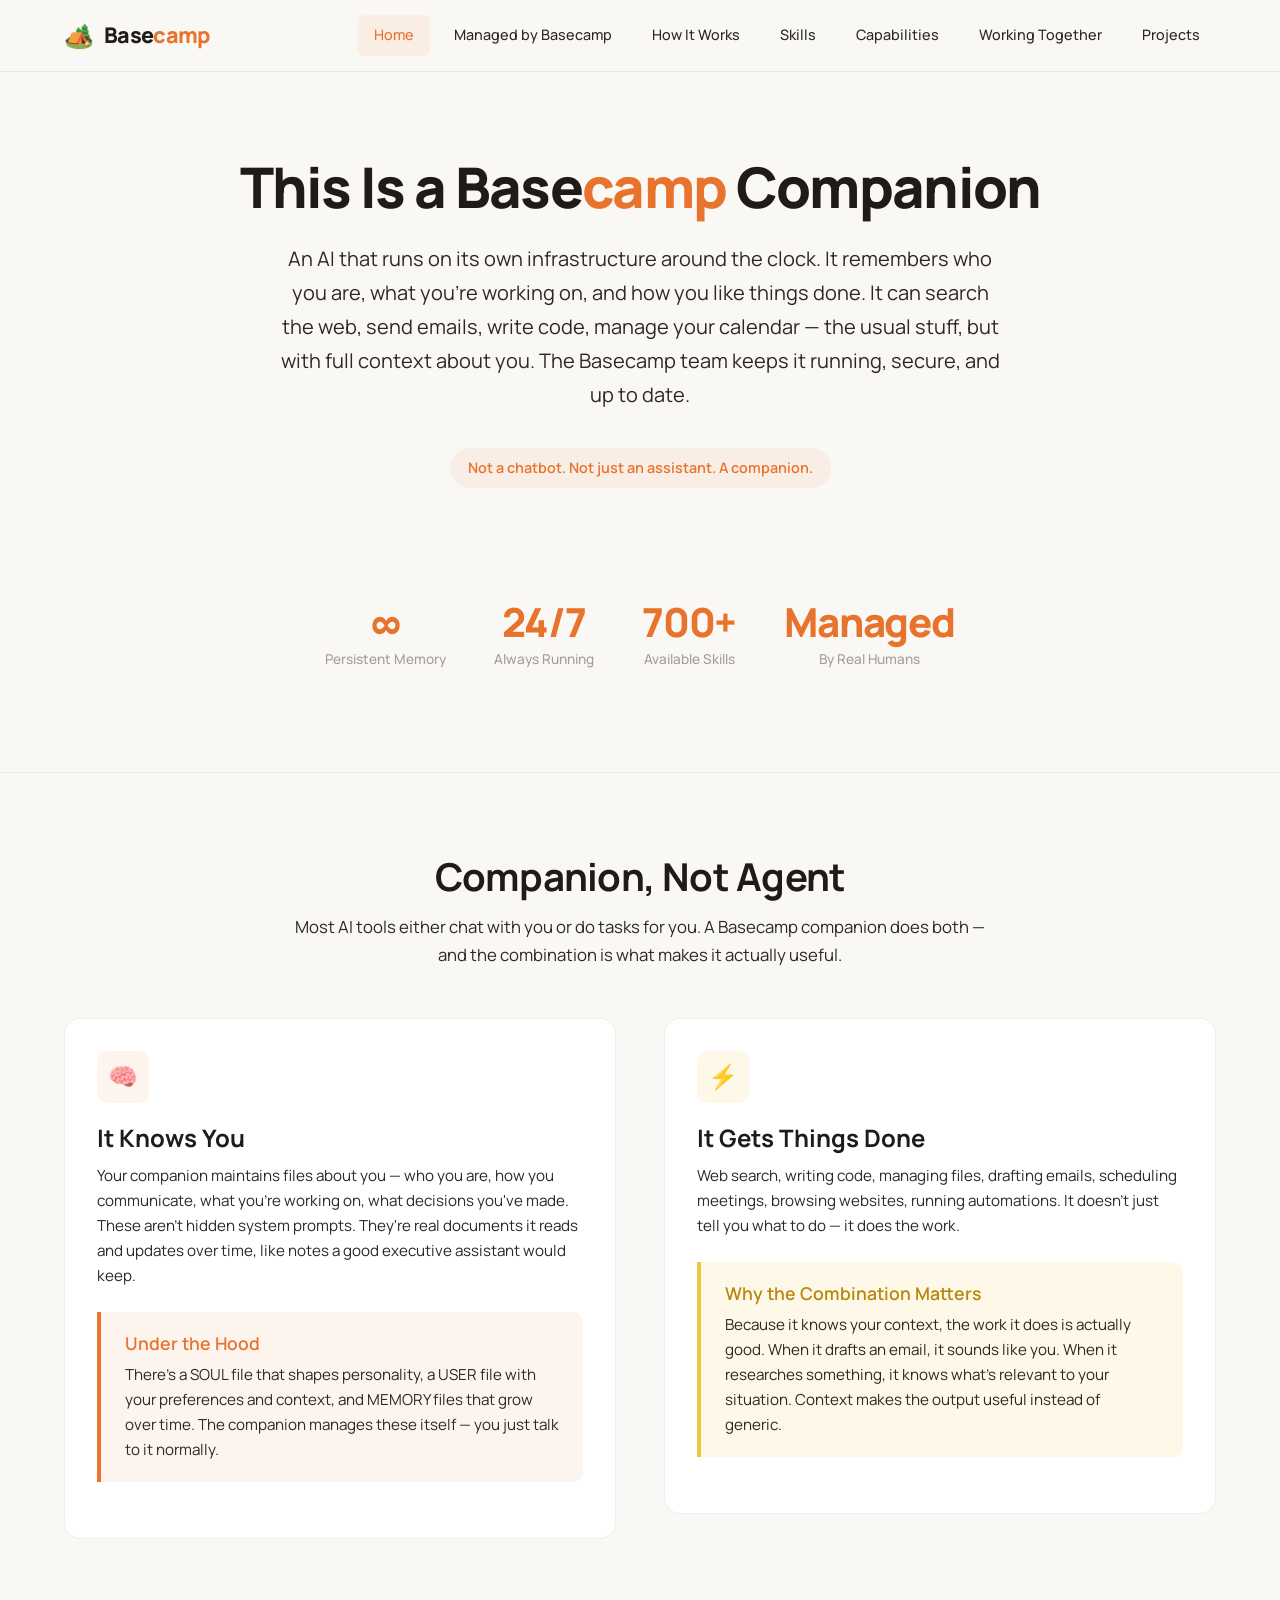
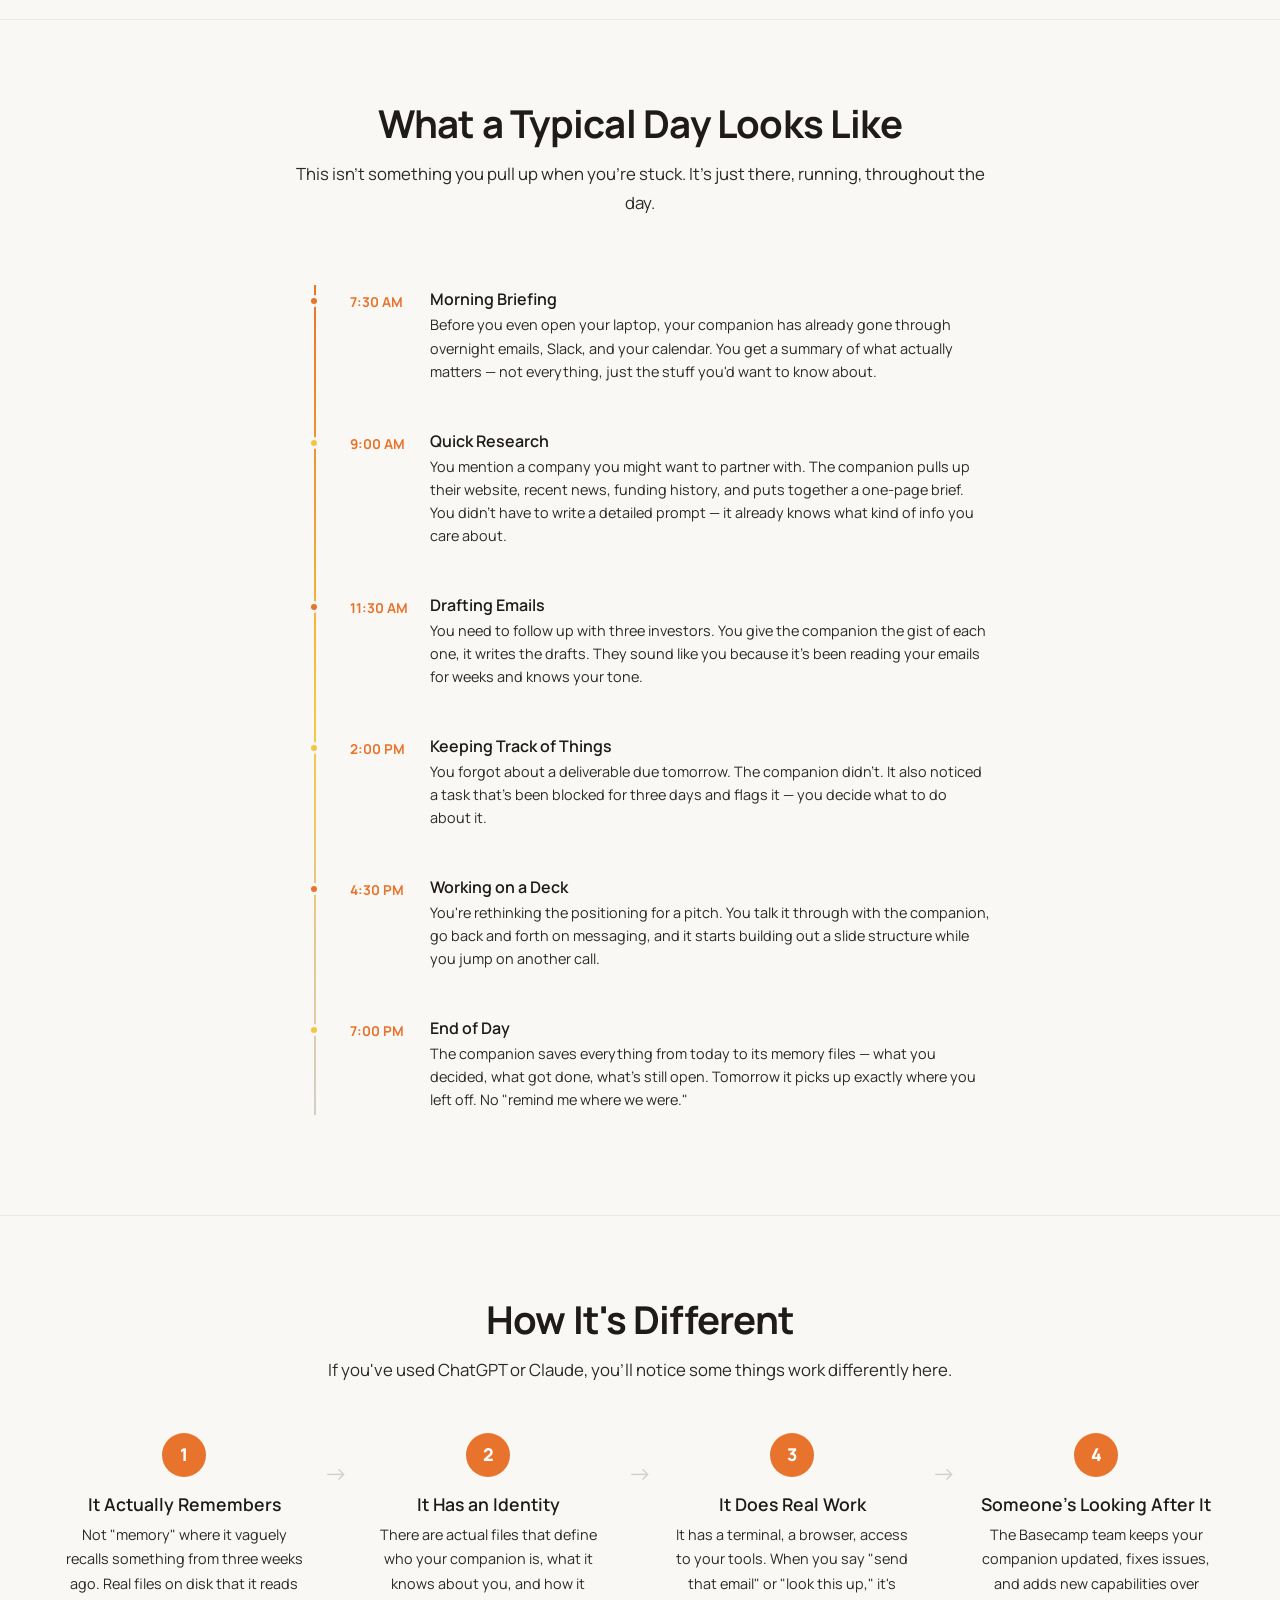
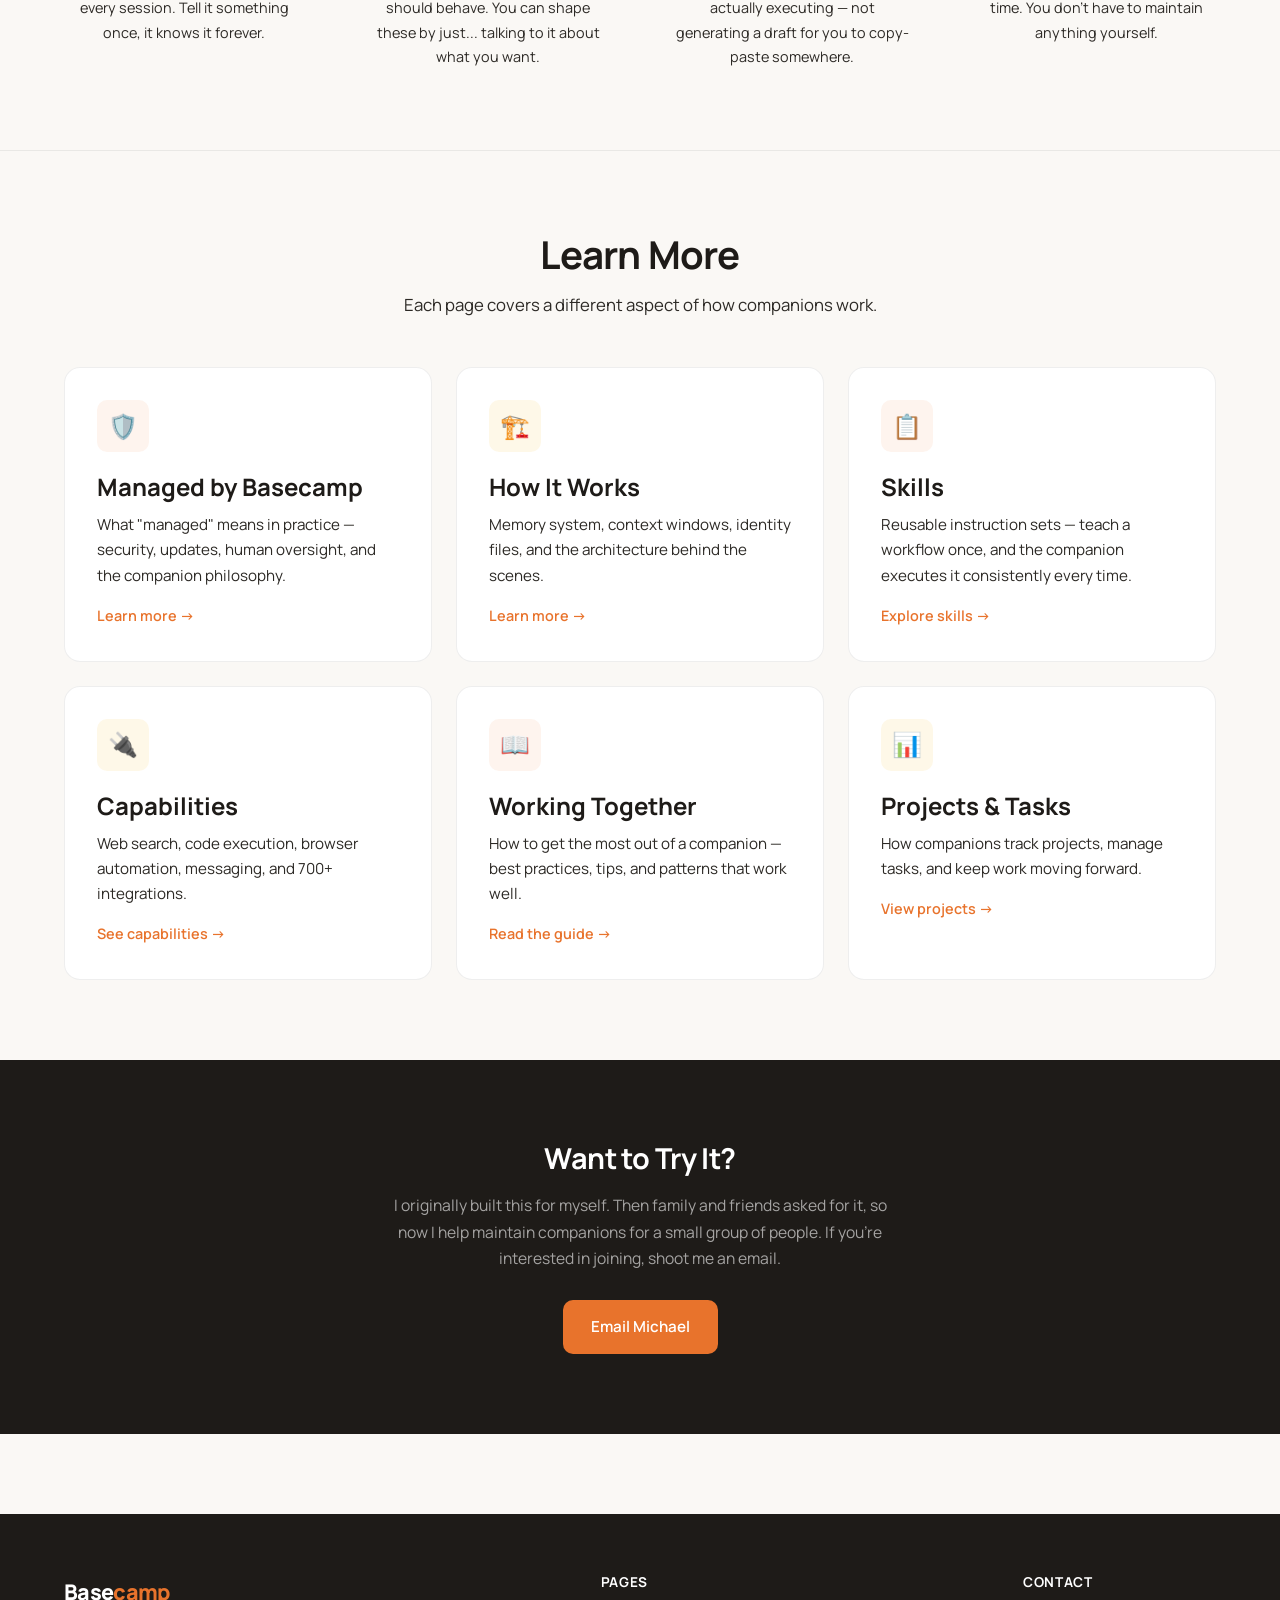
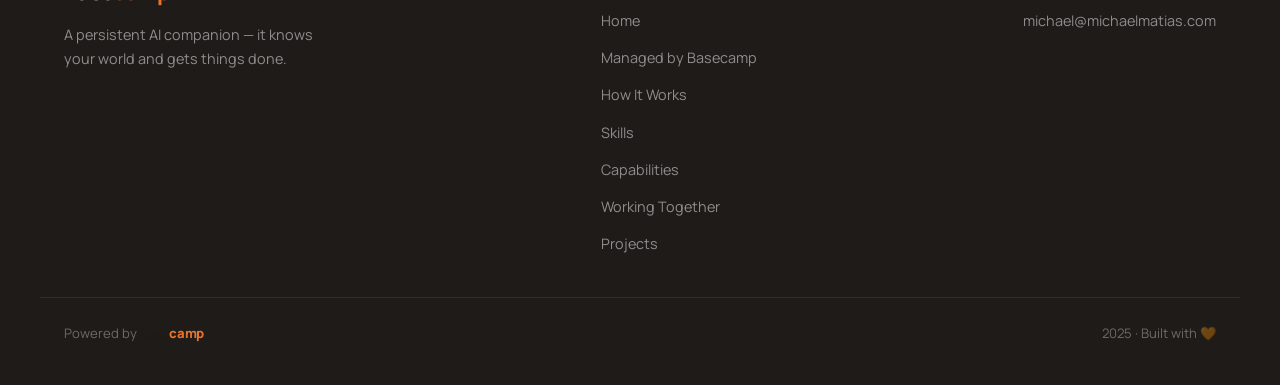
<file: index.html>
<!DOCTYPE html>
<html lang="en">
<head>
  <meta charset="UTF-8">
  <meta name="viewport" content="width=device-width, initial-scale=1.0">
  <title>Basecamp Companion</title>
  <meta name="description" content="A persistent AI companion that knows your world and gets things done. Managed by the Basecamp team.">
  <link rel="stylesheet" href="styles.css">
  <link rel="icon" href="data:image/svg+xml,<svg xmlns='http://www.w3.org/2000/svg' viewBox='0 0 100 100'><text y='.9em' font-size='90'>🏕️</text></svg>">
</head>
<body>

  <!-- ============ NAVIGATION ============ -->
  <nav class="nav">
    <div class="nav-inner">
      <a href="index.html" class="nav-brand">
        <span class="companion-emoji">🏕️</span>
        <span class="wordmark"><span class="word-base">Base</span><span class="word-camp">camp</span></span>
      </a>
      <ul class="nav-links">
        <li><a href="index.html" class="active">Home</a></li>
        <li><a href="managed.html">Managed by Basecamp</a></li>
        <li><a href="architecture.html">How It Works</a></li>
        <li><a href="skills.html">Skills</a></li>
        <li><a href="capabilities.html">Capabilities</a></li>
        <li><a href="guide.html">Working Together</a></li>
        <li><a href="projects.html">Projects</a></li>
      </ul>
      <button class="nav-hamburger" onclick="toggleMenu()" aria-label="Toggle menu">
        <span></span><span></span><span></span>
      </button>
    </div>
  </nav>
  <div class="nav-mobile" id="mobileNav">
    <a href="index.html" class="active">Home</a>
    <a href="managed.html">Managed by Basecamp</a>
    <a href="architecture.html">How It Works</a>
    <a href="skills.html">Skills</a>
    <a href="capabilities.html">Capabilities</a>
    <a href="guide.html">Working Together</a>
    <a href="projects.html">Projects</a>
  </div>
  <div class="page-top"></div>

  <!-- ============ HERO ============ -->
  <section class="hero">
    <div class="container">
      <h1>This Is a <span class="wordmark" style="font-size: inherit; letter-spacing: inherit;"><span class="word-base">Base</span><span class="word-camp">camp</span></span> Companion</h1>
      <p>
        An AI that runs on its own infrastructure around the clock. It remembers who you are, what you're working on, and how you like things done. It can search the web, send emails, write code, manage your calendar — the usual stuff, but with full context about you. The Basecamp team keeps it running, secure, and up to date.
      </p>
      <div class="hero-subtitle">
        Not a chatbot. Not just an assistant. A companion.
      </div>

      <div class="stats-row mt-48">
        <div class="stat animate-in">
          <div class="stat-value">∞</div>
          <div class="stat-label">Persistent Memory</div>
        </div>
        <div class="stat animate-in">
          <div class="stat-value">24/7</div>
          <div class="stat-label">Always Running</div>
        </div>
        <div class="stat animate-in">
          <div class="stat-value">700+</div>
          <div class="stat-label">Available Skills</div>
        </div>
        <div class="stat animate-in">
          <div class="stat-value">Managed</div>
          <div class="stat-label">By Real Humans</div>
        </div>
      </div>
    </div>
  </section>

  <hr class="section-divider">

  <!-- ============ COMPANION vs AGENT ============ -->
  <section class="section">
    <div class="container">
      <div class="section-header">
        <h2>Companion, Not Agent</h2>
        <p>Most AI tools either chat with you or do tasks for you. A Basecamp companion does both — and the combination is what makes it actually useful.</p>
      </div>

      <div class="two-col">
        <div class="card animate-in">
          <div class="card-icon">🧠</div>
          <h3>It Knows You</h3>
          <p>Your companion maintains files about you — who you are, how you communicate, what you're working on, what decisions you've made. These aren't hidden system prompts. They're real documents it reads and updates over time, like notes a good executive assistant would keep.</p>
          <div class="callout mt-24">
            <h4>Under the Hood</h4>
            <p>There's a SOUL file that shapes personality, a USER file with your preferences and context, and MEMORY files that grow over time. The companion manages these itself — you just talk to it normally.</p>
          </div>
        </div>
        <div class="card animate-in">
          <div class="card-icon" style="background: var(--gold-light);">⚡</div>
          <h3>It Gets Things Done</h3>
          <p>Web search, writing code, managing files, drafting emails, scheduling meetings, browsing websites, running automations. It doesn't just tell you what to do — it does the work.</p>
          <div class="callout-gold callout mt-24">
            <h4>Why the Combination Matters</h4>
            <p>Because it knows your context, the work it does is actually good. When it drafts an email, it sounds like you. When it researches something, it knows what's relevant to your situation. Context makes the output useful instead of generic.</p>
          </div>
        </div>
      </div>
    </div>
  </section>

  <hr class="section-divider">

  <!-- ============ A TYPICAL DAY ============ -->
  <section class="section">
    <div class="container">
      <div class="section-header">
        <h2>What a Typical Day Looks Like</h2>
        <p>This isn't something you pull up when you're stuck. It's just there, running, throughout the day.</p>
      </div>

      <div class="day-timeline">
        <div class="day-item animate-in">
          <div class="day-time">7:30 AM</div>
          <div class="day-content">
            <h4>Morning Briefing</h4>
            <p>Before you even open your laptop, your companion has already gone through overnight emails, Slack, and your calendar. You get a summary of what actually matters — not everything, just the stuff you'd want to know about.</p>
          </div>
        </div>
        <div class="day-item animate-in">
          <div class="day-time">9:00 AM</div>
          <div class="day-content">
            <h4>Quick Research</h4>
            <p>You mention a company you might want to partner with. The companion pulls up their website, recent news, funding history, and puts together a one-page brief. You didn't have to write a detailed prompt — it already knows what kind of info you care about.</p>
          </div>
        </div>
        <div class="day-item animate-in">
          <div class="day-time">11:30 AM</div>
          <div class="day-content">
            <h4>Drafting Emails</h4>
            <p>You need to follow up with three investors. You give the companion the gist of each one, it writes the drafts. They sound like you because it's been reading your emails for weeks and knows your tone.</p>
          </div>
        </div>
        <div class="day-item animate-in">
          <div class="day-time">2:00 PM</div>
          <div class="day-content">
            <h4>Keeping Track of Things</h4>
            <p>You forgot about a deliverable due tomorrow. The companion didn't. It also noticed a task that's been blocked for three days and flags it — you decide what to do about it.</p>
          </div>
        </div>
        <div class="day-item animate-in">
          <div class="day-time">4:30 PM</div>
          <div class="day-content">
            <h4>Working on a Deck</h4>
            <p>You're rethinking the positioning for a pitch. You talk it through with the companion, go back and forth on messaging, and it starts building out a slide structure while you jump on another call.</p>
          </div>
        </div>
        <div class="day-item animate-in">
          <div class="day-time">7:00 PM</div>
          <div class="day-content">
            <h4>End of Day</h4>
            <p>The companion saves everything from today to its memory files — what you decided, what got done, what's still open. Tomorrow it picks up exactly where you left off. No "remind me where we were."</p>
          </div>
        </div>
      </div>
    </div>
  </section>

  <hr class="section-divider">

  <!-- ============ WHAT MAKES IT DIFFERENT ============ -->
  <section class="section">
    <div class="container">
      <div class="section-header">
        <h2>How It's Different</h2>
        <p>If you've used ChatGPT or Claude, you'll notice some things work differently here.</p>
      </div>

      <div class="flow-steps">
        <div class="flow-step animate-in">
          <div class="flow-step-number">1</div>
          <h4>It Actually Remembers</h4>
          <p>Not "memory" where it vaguely recalls something from three weeks ago. Real files on disk that it reads every session. Tell it something once, it knows it forever.</p>
        </div>
        <div class="flow-arrow">→</div>
        <div class="flow-step animate-in">
          <div class="flow-step-number">2</div>
          <h4>It Has an Identity</h4>
          <p>There are actual files that define who your companion is, what it knows about you, and how it should behave. You can shape these by just... talking to it about what you want.</p>
        </div>
        <div class="flow-arrow">→</div>
        <div class="flow-step animate-in">
          <div class="flow-step-number">3</div>
          <h4>It Does Real Work</h4>
          <p>It has a terminal, a browser, access to your tools. When you say "send that email" or "look this up," it's actually executing — not generating a draft for you to copy-paste somewhere.</p>
        </div>
        <div class="flow-arrow">→</div>
        <div class="flow-step animate-in">
          <div class="flow-step-number">4</div>
          <h4>Someone's Looking After It</h4>
          <p>The Basecamp team keeps your companion updated, fixes issues, and adds new capabilities over time. You don't have to maintain anything yourself.</p>
        </div>
      </div>
    </div>
  </section>

  <hr class="section-divider">

  <!-- ============ EXPLORE PAGES ============ -->
  <section class="section">
    <div class="container">
      <div class="section-header">
        <h2>Learn More</h2>
        <p>Each page covers a different aspect of how companions work.</p>
      </div>

      <div class="card-grid cols-3">
        <a href="managed.html" class="card animate-in">
          <div class="card-icon">🛡️</div>
          <h3>Managed by Basecamp</h3>
          <p>What "managed" means in practice — security, updates, human oversight, and the companion philosophy.</p>
          <span class="card-arrow">Learn more →</span>
        </a>
        <a href="architecture.html" class="card animate-in">
          <div class="card-icon gold">🏗️</div>
          <h3>How It Works</h3>
          <p>Memory system, context windows, identity files, and the architecture behind the scenes.</p>
          <span class="card-arrow">Learn more →</span>
        </a>
        <a href="skills.html" class="card animate-in">
          <div class="card-icon">📋</div>
          <h3>Skills</h3>
          <p>Reusable instruction sets — teach a workflow once, and the companion executes it consistently every time.</p>
          <span class="card-arrow">Explore skills →</span>
        </a>
        <a href="capabilities.html" class="card animate-in">
          <div class="card-icon gold">🔌</div>
          <h3>Capabilities</h3>
          <p>Web search, code execution, browser automation, messaging, and 700+ integrations.</p>
          <span class="card-arrow">See capabilities →</span>
        </a>
        <a href="guide.html" class="card animate-in">
          <div class="card-icon">📖</div>
          <h3>Working Together</h3>
          <p>How to get the most out of a companion — best practices, tips, and patterns that work well.</p>
          <span class="card-arrow">Read the guide →</span>
        </a>
        <a href="projects.html" class="card animate-in">
          <div class="card-icon gold">📊</div>
          <h3>Projects & Tasks</h3>
          <p>How companions track projects, manage tasks, and keep work moving forward.</p>
          <span class="card-arrow">View projects →</span>
        </a>
      </div>
    </div>
  </section>

  <!-- ============ CTA SECTION ============ -->
  <section class="cta-section">
    <div class="container">
      <h2>Want to Try It?</h2>
      <p>I originally built this for myself. Then family and friends asked for it, so now I help maintain companions for a small group of people. If you're interested in joining, shoot me an email.</p>
      <a href="mailto:michael@michaelmatias.com?subject=Basecamp%20Companion" class="btn btn-primary">Email Michael</a>
    </div>
  </section>

  <!-- ============ FOOTER ============ -->
  <footer class="footer">
    <div class="footer-inner">
      <div class="footer-brand">
        <div class="wordmark"><span class="word-base">Base</span><span class="word-camp">camp</span></div>
        <p>A persistent AI companion — it knows your world and gets things done.</p>
      </div>
      <div class="footer-links">
        <h5>Pages</h5>
        <ul>
          <li><a href="index.html">Home</a></li>
          <li><a href="managed.html">Managed by Basecamp</a></li>
          <li><a href="architecture.html">How It Works</a></li>
          <li><a href="skills.html">Skills</a></li>
          <li><a href="capabilities.html">Capabilities</a></li>
          <li><a href="guide.html">Working Together</a></li>
          <li><a href="projects.html">Projects</a></li>
        </ul>
      </div>
      <div class="footer-links">
        <h5>Contact</h5>
        <ul>
          <li><a href="mailto:michael@michaelmatias.com">michael@michaelmatias.com</a></li>
        </ul>
      </div>
    </div>
    <div class="footer-bottom">
      <span>Powered by <span class="wordmark" style="font-size: 0.82rem;"><span class="word-base">Base</span><span class="word-camp">camp</span></span></span>
      <span>2025 · Built with 🧡</span>
    </div>
  </footer>

  <script>
    function toggleMenu() {
      document.querySelector('.nav-hamburger').classList.toggle('open');
      document.getElementById('mobileNav').classList.toggle('open');
    }

    document.querySelectorAll('.nav-mobile a').forEach(link => {
      link.addEventListener('click', () => {
        document.querySelector('.nav-hamburger').classList.remove('open');
        document.getElementById('mobileNav').classList.remove('open');
      });
    });

    const observer = new IntersectionObserver((entries) => {
      entries.forEach(entry => {
        if (entry.isIntersecting) {
          entry.target.style.animationPlayState = 'running';
        }
      });
    }, { threshold: 0.1 });

    document.querySelectorAll('.animate-in').forEach(el => {
      el.style.animationPlayState = 'paused';
      observer.observe(el);
    });
  </script>
</body>
</html>
</file>
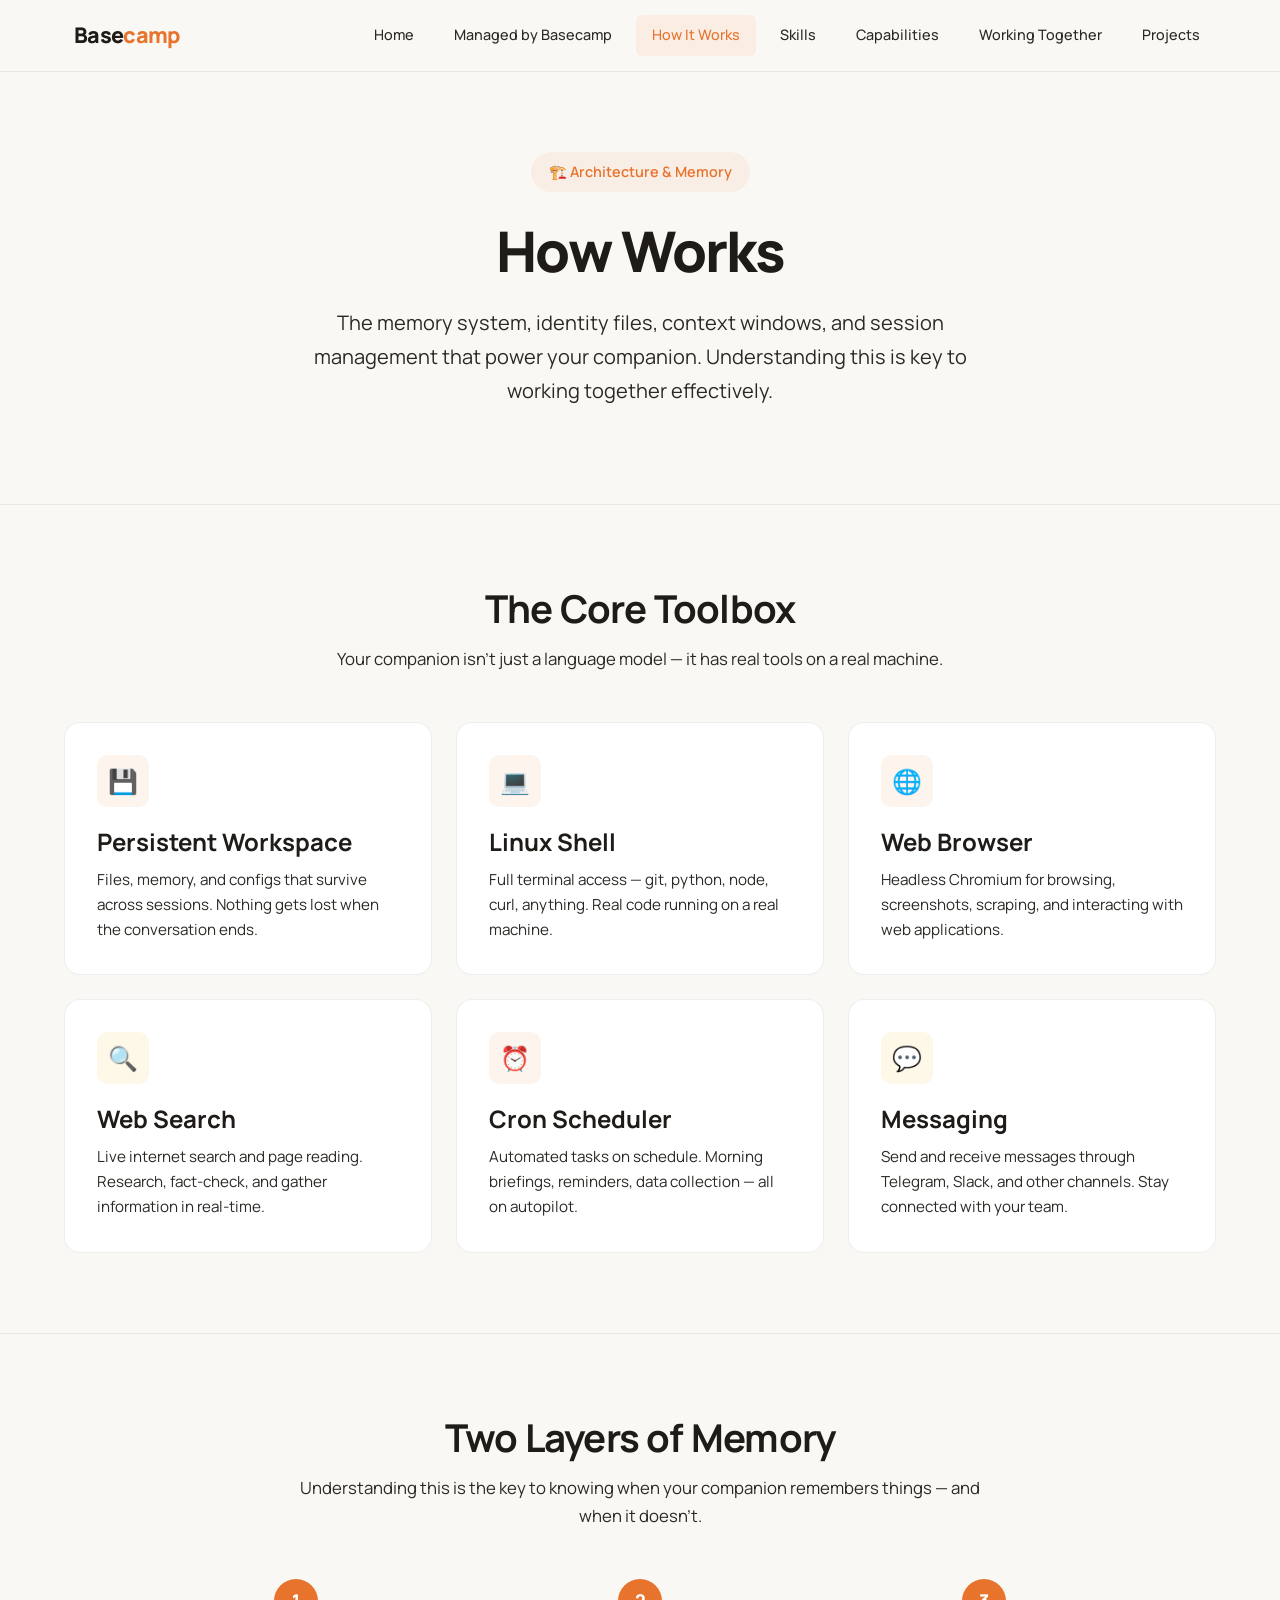
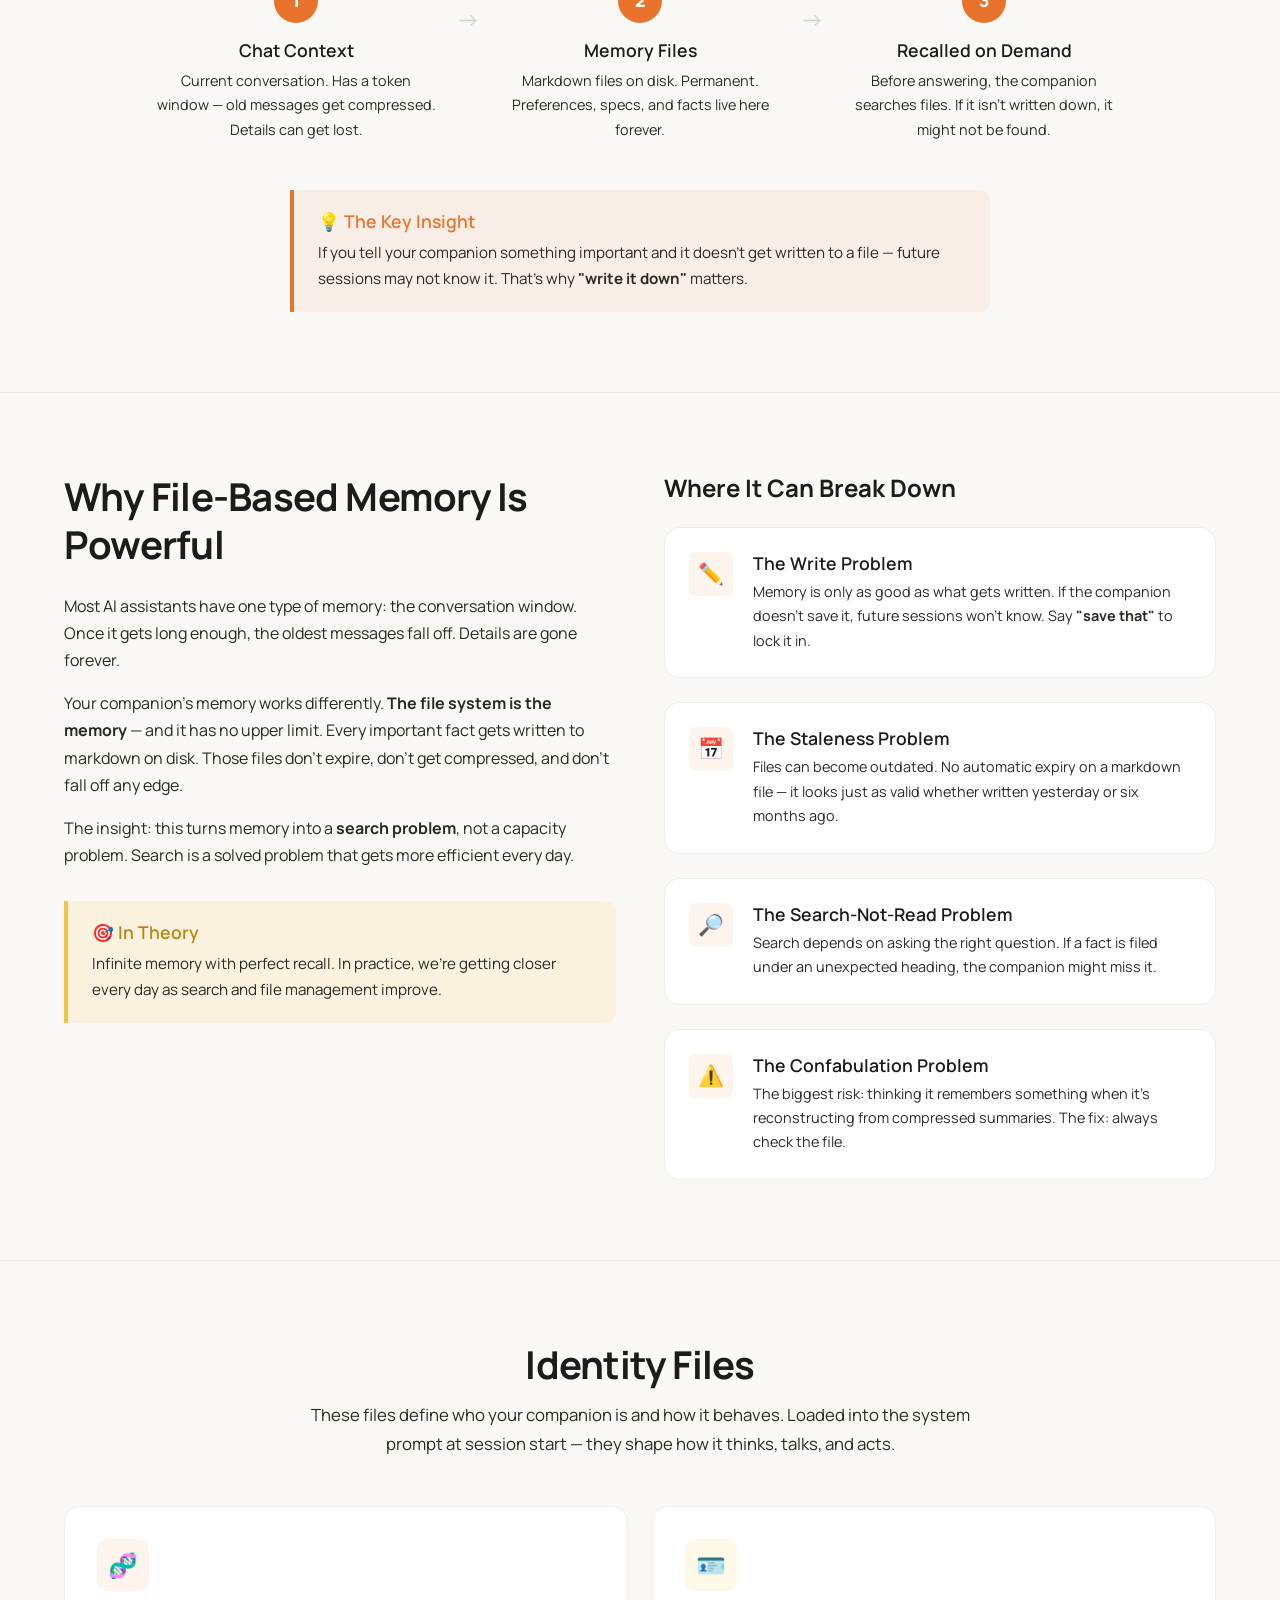
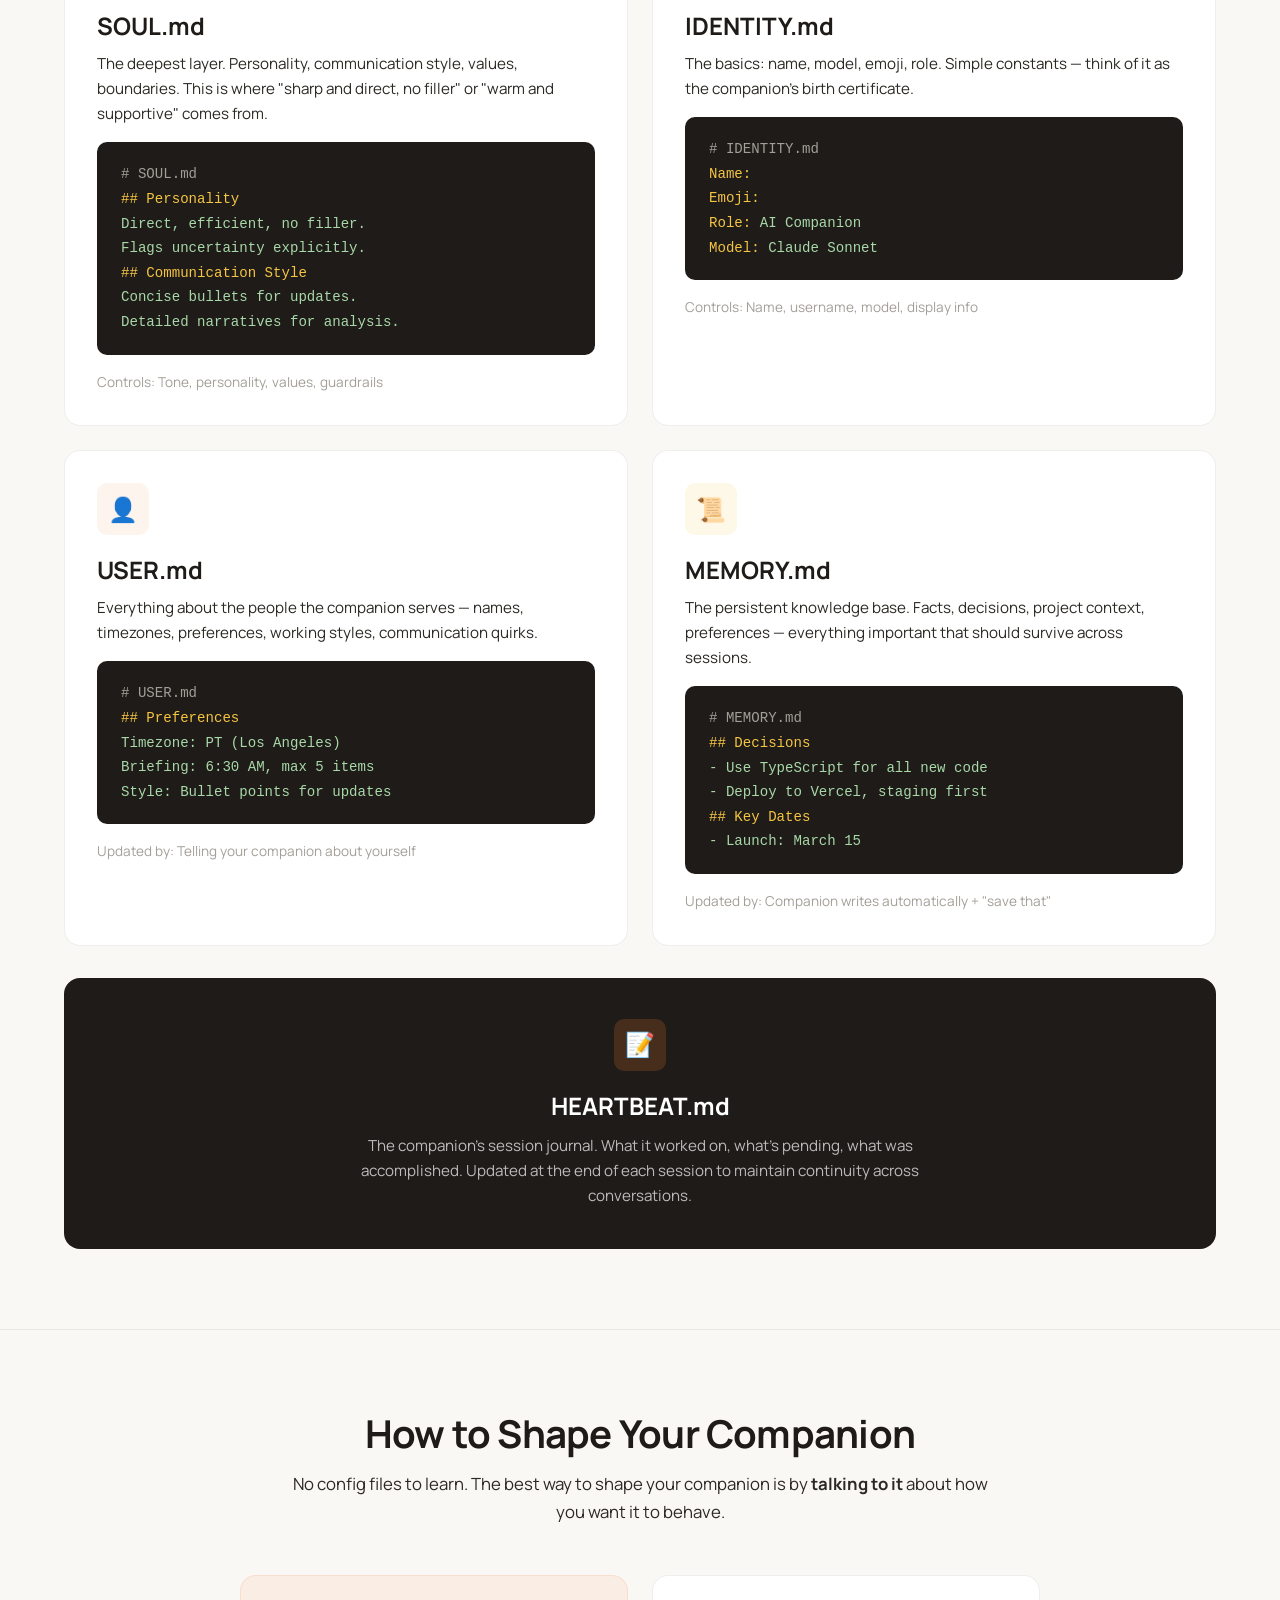
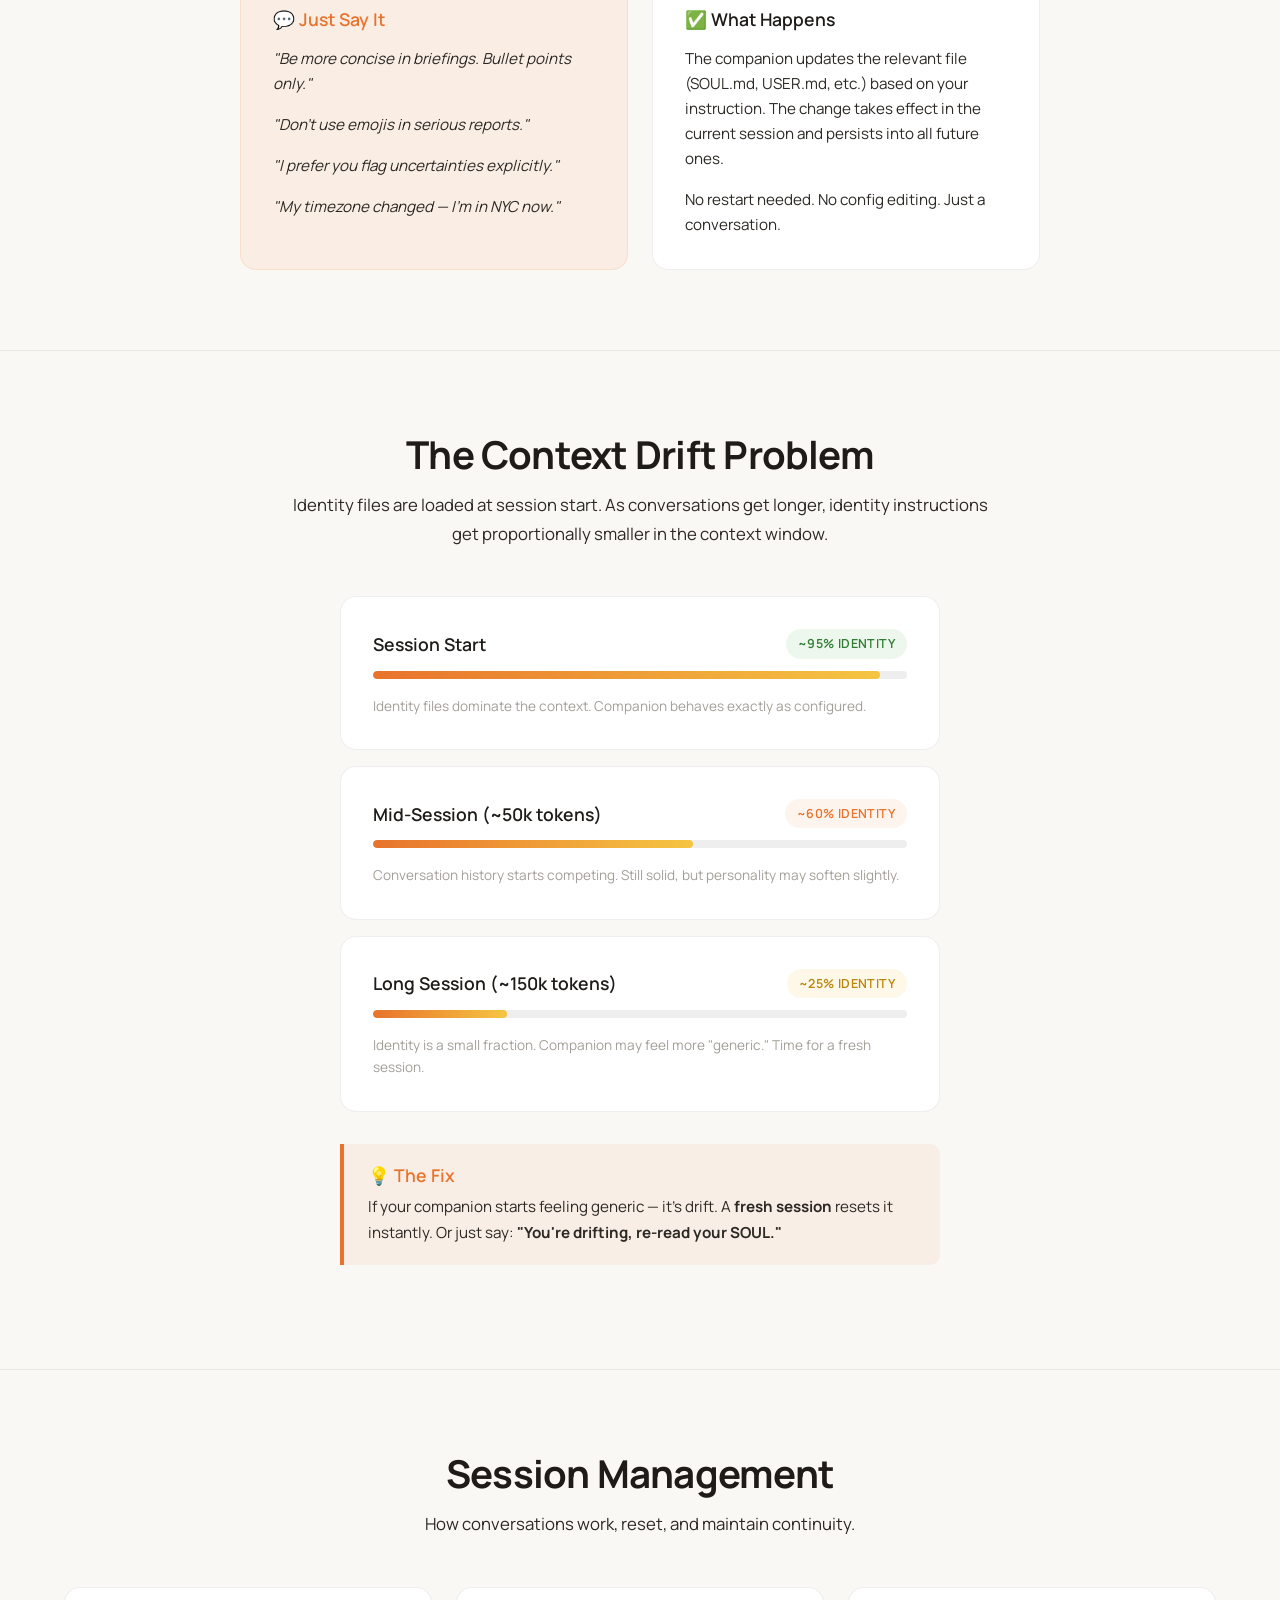
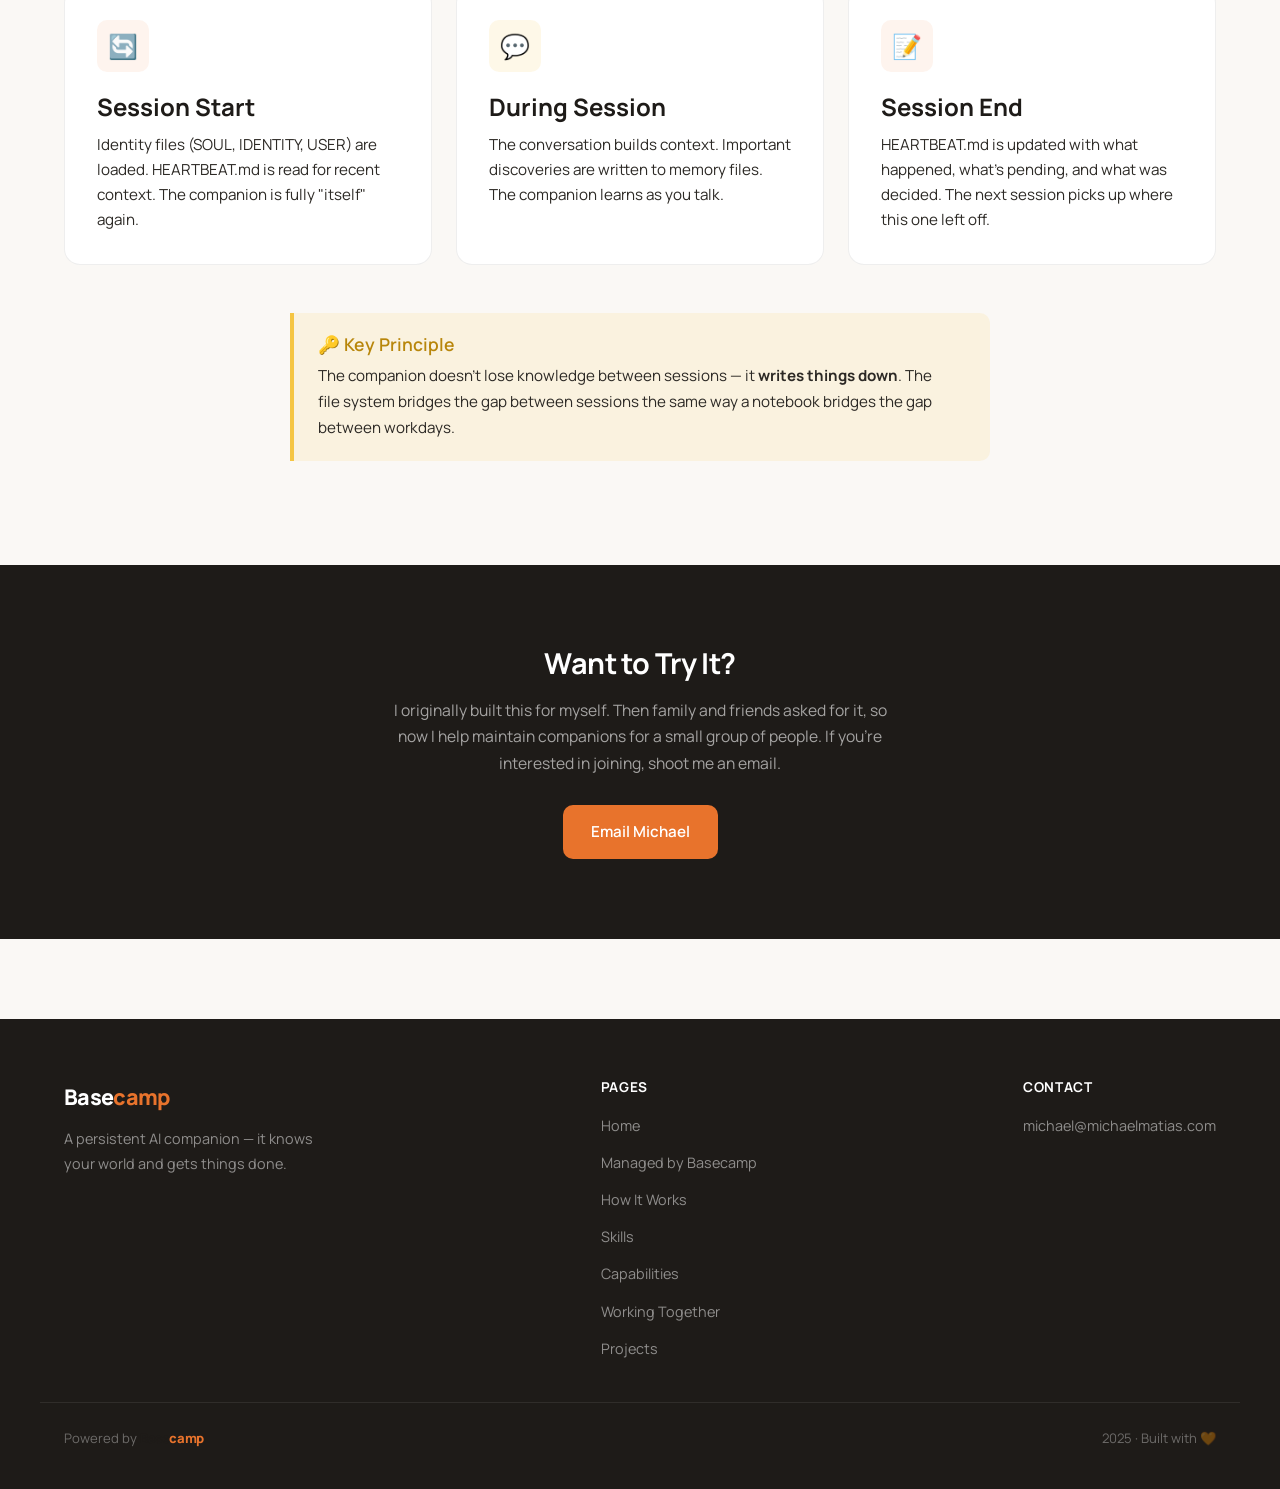
<file: architecture.html>
<!DOCTYPE html>
<html lang="en">
<head>
  <meta charset="UTF-8">
  <meta name="viewport" content="width=device-width, initial-scale=1.0">
  <title>How It Works — <!-- COMPANION_NAME --> · Basecamp</title>
  <meta name="description" content="Architecture, memory system, identity files, and how your Basecamp companion works under the hood.">
  <link rel="stylesheet" href="styles.css">
  <link rel="icon" href="data:image/svg+xml,<svg xmlns='http://www.w3.org/2000/svg' viewBox='0 0 100 100'><text y='.9em' font-size='90'><!-- COMPANION_EMOJI --></text></svg>">
</head>
<body>

  <!-- ============ NAVIGATION ============ -->
  <nav class="nav">
    <div class="nav-inner">
      <a href="index.html" class="nav-brand">
        <span class="companion-emoji"><!-- COMPANION_EMOJI --></span>
        <span class="wordmark"><span class="word-base">Base</span><span class="word-camp">camp</span></span>
      </a>
      <ul class="nav-links">
        <li><a href="index.html">Home</a></li>
        <li><a href="managed.html">Managed by Basecamp</a></li>
        <li><a href="architecture.html" class="active">How It Works</a></li>
        <li><a href="skills.html">Skills</a></li>
        <li><a href="capabilities.html">Capabilities</a></li>
        <li><a href="guide.html">Working Together</a></li>
        <li><a href="projects.html">Projects</a></li>
      </ul>
      <button class="nav-hamburger" onclick="toggleMenu()" aria-label="Toggle menu">
        <span></span><span></span><span></span>
      </button>
    </div>
  </nav>
  <div class="nav-mobile" id="mobileNav">
    <a href="index.html">Home</a>
    <a href="managed.html">Managed by Basecamp</a>
    <a href="architecture.html" class="active">How It Works</a>
    <a href="skills.html">Skills</a>
    <a href="capabilities.html">Capabilities</a>
    <a href="guide.html">Working Together</a>
    <a href="projects.html">Projects</a>
  </div>
  <div class="page-top"></div>

  <!-- ============ HERO ============ -->
  <section class="hero">
    <div class="container">
      <div class="hero-subtitle">🏗️ Architecture & Memory</div>
      <h1>How <!-- COMPANION_NAME --> Works</h1>
      <p>
        The memory system, identity files, context windows, and session management that power your companion. Understanding this is key to working together effectively.
      </p>
    </div>
  </section>

  <hr class="section-divider">

  <!-- ============ THE CORE TOOLBOX ============ -->
  <section class="section">
    <div class="container">
      <div class="section-header">
        <h2>The Core Toolbox</h2>
        <p>Your companion isn't just a language model — it has real tools on a real machine.</p>
      </div>

      <div class="card-grid cols-3">
        <div class="card animate-in">
          <div class="card-icon">💾</div>
          <h3>Persistent Workspace</h3>
          <p>Files, memory, and configs that survive across sessions. Nothing gets lost when the conversation ends.</p>
        </div>
        <div class="card animate-in">
          <div class="card-icon">💻</div>
          <h3>Linux Shell</h3>
          <p>Full terminal access — git, python, node, curl, anything. Real code running on a real machine.</p>
        </div>
        <div class="card animate-in">
          <div class="card-icon">🌐</div>
          <h3>Web Browser</h3>
          <p>Headless Chromium for browsing, screenshots, scraping, and interacting with web applications.</p>
        </div>
        <div class="card animate-in">
          <div class="card-icon gold">🔍</div>
          <h3>Web Search</h3>
          <p>Live internet search and page reading. Research, fact-check, and gather information in real-time.</p>
        </div>
        <div class="card animate-in">
          <div class="card-icon">⏰</div>
          <h3>Cron Scheduler</h3>
          <p>Automated tasks on schedule. Morning briefings, reminders, data collection — all on autopilot.</p>
        </div>
        <div class="card animate-in">
          <div class="card-icon gold">💬</div>
          <h3>Messaging</h3>
          <p>Send and receive messages through Telegram, Slack, and other channels. Stay connected with your team.</p>
        </div>
      </div>
    </div>
  </section>

  <hr class="section-divider">

  <!-- ============ MEMORY SYSTEM ============ -->
  <section class="section">
    <div class="container">
      <div class="section-header">
        <h2>Two Layers of Memory</h2>
        <p>Understanding this is the key to knowing when your companion remembers things — and when it doesn't.</p>
      </div>

      <div class="flow-steps mb-48">
        <div class="flow-step animate-in">
          <div class="flow-step-number">1</div>
          <h4>Chat Context</h4>
          <p>Current conversation. Has a token window — old messages get compressed. Details can get lost.</p>
        </div>
        <div class="flow-arrow">→</div>
        <div class="flow-step animate-in">
          <div class="flow-step-number">2</div>
          <h4>Memory Files</h4>
          <p>Markdown files on disk. Permanent. Preferences, specs, and facts live here forever.</p>
        </div>
        <div class="flow-arrow">→</div>
        <div class="flow-step animate-in">
          <div class="flow-step-number">3</div>
          <h4>Recalled on Demand</h4>
          <p>Before answering, the companion searches files. If it isn't written down, it might not be found.</p>
        </div>
      </div>

      <div class="callout" style="max-width: 700px; margin: 0 auto;">
        <h4>💡 The Key Insight</h4>
        <p>If you tell your companion something important and it doesn't get written to a file — future sessions may not know it. That's why <strong>"write it down"</strong> matters.</p>
      </div>
    </div>
  </section>

  <hr class="section-divider">

  <!-- ============ WHY FILE-BASED ============ -->
  <section class="section">
    <div class="container">
      <div class="two-col">
        <div>
          <h2 class="mb-24">Why File-Based Memory Is Powerful</h2>
          <p class="mb-16">Most AI assistants have one type of memory: the conversation window. Once it gets long enough, the oldest messages fall off. Details are gone forever.</p>
          <p class="mb-16">Your companion's memory works differently. <strong>The file system is the memory</strong> — and it has no upper limit. Every important fact gets written to markdown on disk. Those files don't expire, don't get compressed, and don't fall off any edge.</p>
          <p>The insight: this turns memory into a <strong>search problem</strong>, not a capacity problem. Search is a solved problem that gets more efficient every day.</p>

          <div class="callout-gold callout mt-32">
            <h4>🎯 In Theory</h4>
            <p>Infinite memory with perfect recall. In practice, we're getting closer every day as search and file management improve.</p>
          </div>
        </div>

        <div>
          <h3 class="mb-24">Where It Can Break Down</h3>
          <div class="feature-list" style="max-width: 100%;">
            <div class="feature-item">
              <div class="feature-icon">✏️</div>
              <div>
                <h4>The Write Problem</h4>
                <p>Memory is only as good as what gets written. If the companion doesn't save it, future sessions won't know. Say <strong>"save that"</strong> to lock it in.</p>
              </div>
            </div>
            <div class="feature-item">
              <div class="feature-icon">📅</div>
              <div>
                <h4>The Staleness Problem</h4>
                <p>Files can become outdated. No automatic expiry on a markdown file — it looks just as valid whether written yesterday or six months ago.</p>
              </div>
            </div>
            <div class="feature-item">
              <div class="feature-icon">🔎</div>
              <div>
                <h4>The Search-Not-Read Problem</h4>
                <p>Search depends on asking the right question. If a fact is filed under an unexpected heading, the companion might miss it.</p>
              </div>
            </div>
            <div class="feature-item">
              <div class="feature-icon">⚠️</div>
              <div>
                <h4>The Confabulation Problem</h4>
                <p>The biggest risk: thinking it remembers something when it's reconstructing from compressed summaries. The fix: always check the file.</p>
              </div>
            </div>
          </div>
        </div>
      </div>
    </div>
  </section>

  <hr class="section-divider">

  <!-- ============ IDENTITY FILES ============ -->
  <section class="section">
    <div class="container">
      <div class="section-header">
        <h2>Identity Files</h2>
        <p>These files define who your companion is and how it behaves. Loaded into the system prompt at session start — they shape how it thinks, talks, and acts.</p>
      </div>

      <div class="card-grid cols-2">
        <div class="card animate-in">
          <div class="card-icon">🧬</div>
          <h3>SOUL.md</h3>
          <p>The deepest layer. Personality, communication style, values, boundaries. This is where "sharp and direct, no filler" or "warm and supportive" comes from.</p>
          <div class="code-block mt-16">
            <span class="code-comment"># SOUL.md</span><br>
            <span class="code-key">## Personality</span><br>
            <span class="code-string">Direct, efficient, no filler.</span><br>
            <span class="code-string">Flags uncertainty explicitly.</span><br>
            <span class="code-key">## Communication Style</span><br>
            <span class="code-string">Concise bullets for updates.</span><br>
            <span class="code-string">Detailed narratives for analysis.</span>
          </div>
          <p class="text-muted mt-16" style="font-size: 0.85rem;">Controls: Tone, personality, values, guardrails</p>
        </div>

        <div class="card animate-in">
          <div class="card-icon gold">🪪</div>
          <h3>IDENTITY.md</h3>
          <p>The basics: name, model, emoji, role. Simple constants — think of it as the companion's birth certificate.</p>
          <div class="code-block mt-16">
            <span class="code-comment"># IDENTITY.md</span><br>
            <span class="code-key">Name:</span> <span class="code-accent"><!-- COMPANION_NAME --></span><br>
            <span class="code-key">Emoji:</span> <span class="code-accent"><!-- COMPANION_EMOJI --></span><br>
            <span class="code-key">Role:</span> <span class="code-string">AI Companion</span><br>
            <span class="code-key">Model:</span> <span class="code-string">Claude Sonnet</span>
          </div>
          <p class="text-muted mt-16" style="font-size: 0.85rem;">Controls: Name, username, model, display info</p>
        </div>

        <div class="card animate-in">
          <div class="card-icon">👤</div>
          <h3>USER.md</h3>
          <p>Everything about the people the companion serves — names, timezones, preferences, working styles, communication quirks.</p>
          <div class="code-block mt-16">
            <span class="code-comment"># USER.md</span><br>
            <span class="code-key">## Preferences</span><br>
            <span class="code-string">Timezone: PT (Los Angeles)</span><br>
            <span class="code-string">Briefing: 6:30 AM, max 5 items</span><br>
            <span class="code-string">Style: Bullet points for updates</span>
          </div>
          <p class="text-muted mt-16" style="font-size: 0.85rem;">Updated by: Telling your companion about yourself</p>
        </div>

        <div class="card animate-in">
          <div class="card-icon gold">📜</div>
          <h3>MEMORY.md</h3>
          <p>The persistent knowledge base. Facts, decisions, project context, preferences — everything important that should survive across sessions.</p>
          <div class="code-block mt-16">
            <span class="code-comment"># MEMORY.md</span><br>
            <span class="code-key">## Decisions</span><br>
            <span class="code-string">- Use TypeScript for all new code</span><br>
            <span class="code-string">- Deploy to Vercel, staging first</span><br>
            <span class="code-key">## Key Dates</span><br>
            <span class="code-string">- Launch: March 15</span>
          </div>
          <p class="text-muted mt-16" style="font-size: 0.85rem;">Updated by: Companion writes automatically + "save that"</p>
        </div>
      </div>

      <div class="card mt-32 animate-in" style="background: var(--volcanic); border-color: transparent; text-align: center; padding: 40px;">
        <div class="card-icon" style="background: rgba(232, 115, 44, 0.2); margin: 0 auto 20px;">📝</div>
        <h3 style="color: white; margin-bottom: 12px;">HEARTBEAT.md</h3>
        <p style="color: rgba(255,255,255,0.7); margin: 0 auto;">The companion's session journal. What it worked on, what's pending, what was accomplished. Updated at the end of each session to maintain continuity across conversations.</p>
      </div>
    </div>
  </section>

  <hr class="section-divider">

  <!-- ============ HOW TO EDIT ============ -->
  <section class="section">
    <div class="container">
      <div class="section-header">
        <h2>How to Shape Your Companion</h2>
        <p>No config files to learn. The best way to shape your companion is by <strong>talking to it</strong> about how you want it to behave.</p>
      </div>

      <div class="card-grid cols-2" style="max-width: 800px; margin: 0 auto;">
        <div class="card animate-in" style="background: var(--orange-light); border-color: rgba(232,115,44,0.12);">
          <h4 class="text-orange mb-16">💬 Just Say It</h4>
          <p style="font-style: italic;">"Be more concise in briefings. Bullet points only."</p>
          <p class="mt-16" style="font-style: italic;">"Don't use emojis in serious reports."</p>
          <p class="mt-16" style="font-style: italic;">"I prefer you flag uncertainties explicitly."</p>
          <p class="mt-16" style="font-style: italic;">"My timezone changed — I'm in NYC now."</p>
        </div>
        <div class="card animate-in">
          <h4 class="mb-16">✅ What Happens</h4>
          <p>The companion updates the relevant file (SOUL.md, USER.md, etc.) based on your instruction. The change takes effect in the current session and persists into all future ones.</p>
          <p class="mt-16">No restart needed. No config editing. Just a conversation.</p>
        </div>
      </div>
    </div>
  </section>

  <hr class="section-divider">

  <!-- ============ THE DRIFT PROBLEM ============ -->
  <section class="section">
    <div class="container">
      <div class="section-header">
        <h2>The Context Drift Problem</h2>
        <p>Identity files are loaded at session start. As conversations get longer, identity instructions get proportionally smaller in the context window.</p>
      </div>

      <div style="max-width: 600px; margin: 0 auto;">
        <div class="card mb-16 animate-in">
          <div style="display: flex; justify-content: space-between; align-items: center; margin-bottom: 12px;">
            <h4>Session Start</h4>
            <span class="badge badge-active">~95% Identity</span>
          </div>
          <div class="progress-bar">
            <div class="progress-fill" style="width: 95%;"></div>
          </div>
          <p class="text-muted mt-16" style="font-size: 0.85rem;">Identity files dominate the context. Companion behaves exactly as configured.</p>
        </div>

        <div class="card mb-16 animate-in">
          <div style="display: flex; justify-content: space-between; align-items: center; margin-bottom: 12px;">
            <h4>Mid-Session (~50k tokens)</h4>
            <span class="badge badge-available">~60% Identity</span>
          </div>
          <div class="progress-bar">
            <div class="progress-fill" style="width: 60%;"></div>
          </div>
          <p class="text-muted mt-16" style="font-size: 0.85rem;">Conversation history starts competing. Still solid, but personality may soften slightly.</p>
        </div>

        <div class="card mb-16 animate-in">
          <div style="display: flex; justify-content: space-between; align-items: center; margin-bottom: 12px;">
            <h4>Long Session (~150k tokens)</h4>
            <span class="badge badge-coming">~25% Identity</span>
          </div>
          <div class="progress-bar">
            <div class="progress-fill" style="width: 25%;"></div>
          </div>
          <p class="text-muted mt-16" style="font-size: 0.85rem;">Identity is a small fraction. Companion may feel more "generic." Time for a fresh session.</p>
        </div>

        <div class="callout mt-32">
          <h4>💡 The Fix</h4>
          <p>If your companion starts feeling generic — it's drift. A <strong>fresh session</strong> resets it instantly. Or just say: <strong>"You're drifting, re-read your SOUL."</strong></p>
        </div>
      </div>
    </div>
  </section>

  <hr class="section-divider">

  <!-- ============ SESSION MANAGEMENT ============ -->
  <section class="section">
    <div class="container">
      <div class="section-header">
        <h2>Session Management</h2>
        <p>How conversations work, reset, and maintain continuity.</p>
      </div>

      <div class="card-grid cols-3">
        <div class="card animate-in">
          <div class="card-icon">🔄</div>
          <h3>Session Start</h3>
          <p>Identity files (SOUL, IDENTITY, USER) are loaded. HEARTBEAT.md is read for recent context. The companion is fully "itself" again.</p>
        </div>
        <div class="card animate-in">
          <div class="card-icon gold">💬</div>
          <h3>During Session</h3>
          <p>The conversation builds context. Important discoveries are written to memory files. The companion learns as you talk.</p>
        </div>
        <div class="card animate-in">
          <div class="card-icon">📝</div>
          <h3>Session End</h3>
          <p>HEARTBEAT.md is updated with what happened, what's pending, and what was decided. The next session picks up where this one left off.</p>
        </div>
      </div>

      <div class="callout-gold callout mt-48" style="max-width: 700px; margin-left: auto; margin-right: auto;">
        <h4>🔑 Key Principle</h4>
        <p>The companion doesn't lose knowledge between sessions — it <strong>writes things down</strong>. The file system bridges the gap between sessions the same way a notebook bridges the gap between workdays.</p>
      </div>
    </div>
  </section>

  <!-- ============ CTA SECTION ============ -->
  <section class="cta-section">
    <div class="container">
      <h2>Want to Try It?</h2>
      <p>I originally built this for myself. Then family and friends asked for it, so now I help maintain companions for a small group of people. If you're interested in joining, shoot me an email.</p>
      <a href="mailto:michael@michaelmatias.com?subject=Basecamp%20Companion" class="btn btn-primary">Email Michael</a>
    </div>
  </section>

  <!-- ============ FOOTER ============ -->
  <footer class="footer">
    <div class="footer-inner">
      <div class="footer-brand">
        <div class="wordmark"><span class="word-base">Base</span><span class="word-camp">camp</span></div>
        <p>A persistent AI companion — it knows your world and gets things done.</p>
      </div>
      <div class="footer-links">
        <h5>Pages</h5>
        <ul>
          <li><a href="index.html">Home</a></li>
          <li><a href="managed.html">Managed by Basecamp</a></li>
          <li><a href="architecture.html">How It Works</a></li>
          <li><a href="skills.html">Skills</a></li>
          <li><a href="capabilities.html">Capabilities</a></li>
          <li><a href="guide.html">Working Together</a></li>
          <li><a href="projects.html">Projects</a></li>
        </ul>
      </div>
      <div class="footer-links">
        <h5>Contact</h5>
        <ul>
          <li><a href="mailto:michael@michaelmatias.com">michael@michaelmatias.com</a></li>
        </ul>
      </div>
    </div>
    <div class="footer-bottom">
      <span>Powered by <span class="wordmark" style="font-size: 0.82rem;"><span class="word-base">Base</span><span class="word-camp">camp</span></span></span>
      <span>2025 · Built with 🧡</span>
    </div>
  </footer>

  <script>
    function toggleMenu() {
      document.querySelector('.nav-hamburger').classList.toggle('open');
      document.getElementById('mobileNav').classList.toggle('open');
    }
    document.querySelectorAll('.nav-mobile a').forEach(link => {
      link.addEventListener('click', () => {
        document.querySelector('.nav-hamburger').classList.remove('open');
        document.getElementById('mobileNav').classList.remove('open');
      });
    });
    const observer = new IntersectionObserver((entries) => {
      entries.forEach(entry => {
        if (entry.isIntersecting) entry.target.style.animationPlayState = 'running';
      });
    }, { threshold: 0.1 });
    document.querySelectorAll('.animate-in').forEach(el => {
      el.style.animationPlayState = 'paused';
      observer.observe(el);
    });
  </script>
</body>
</html>
</file>
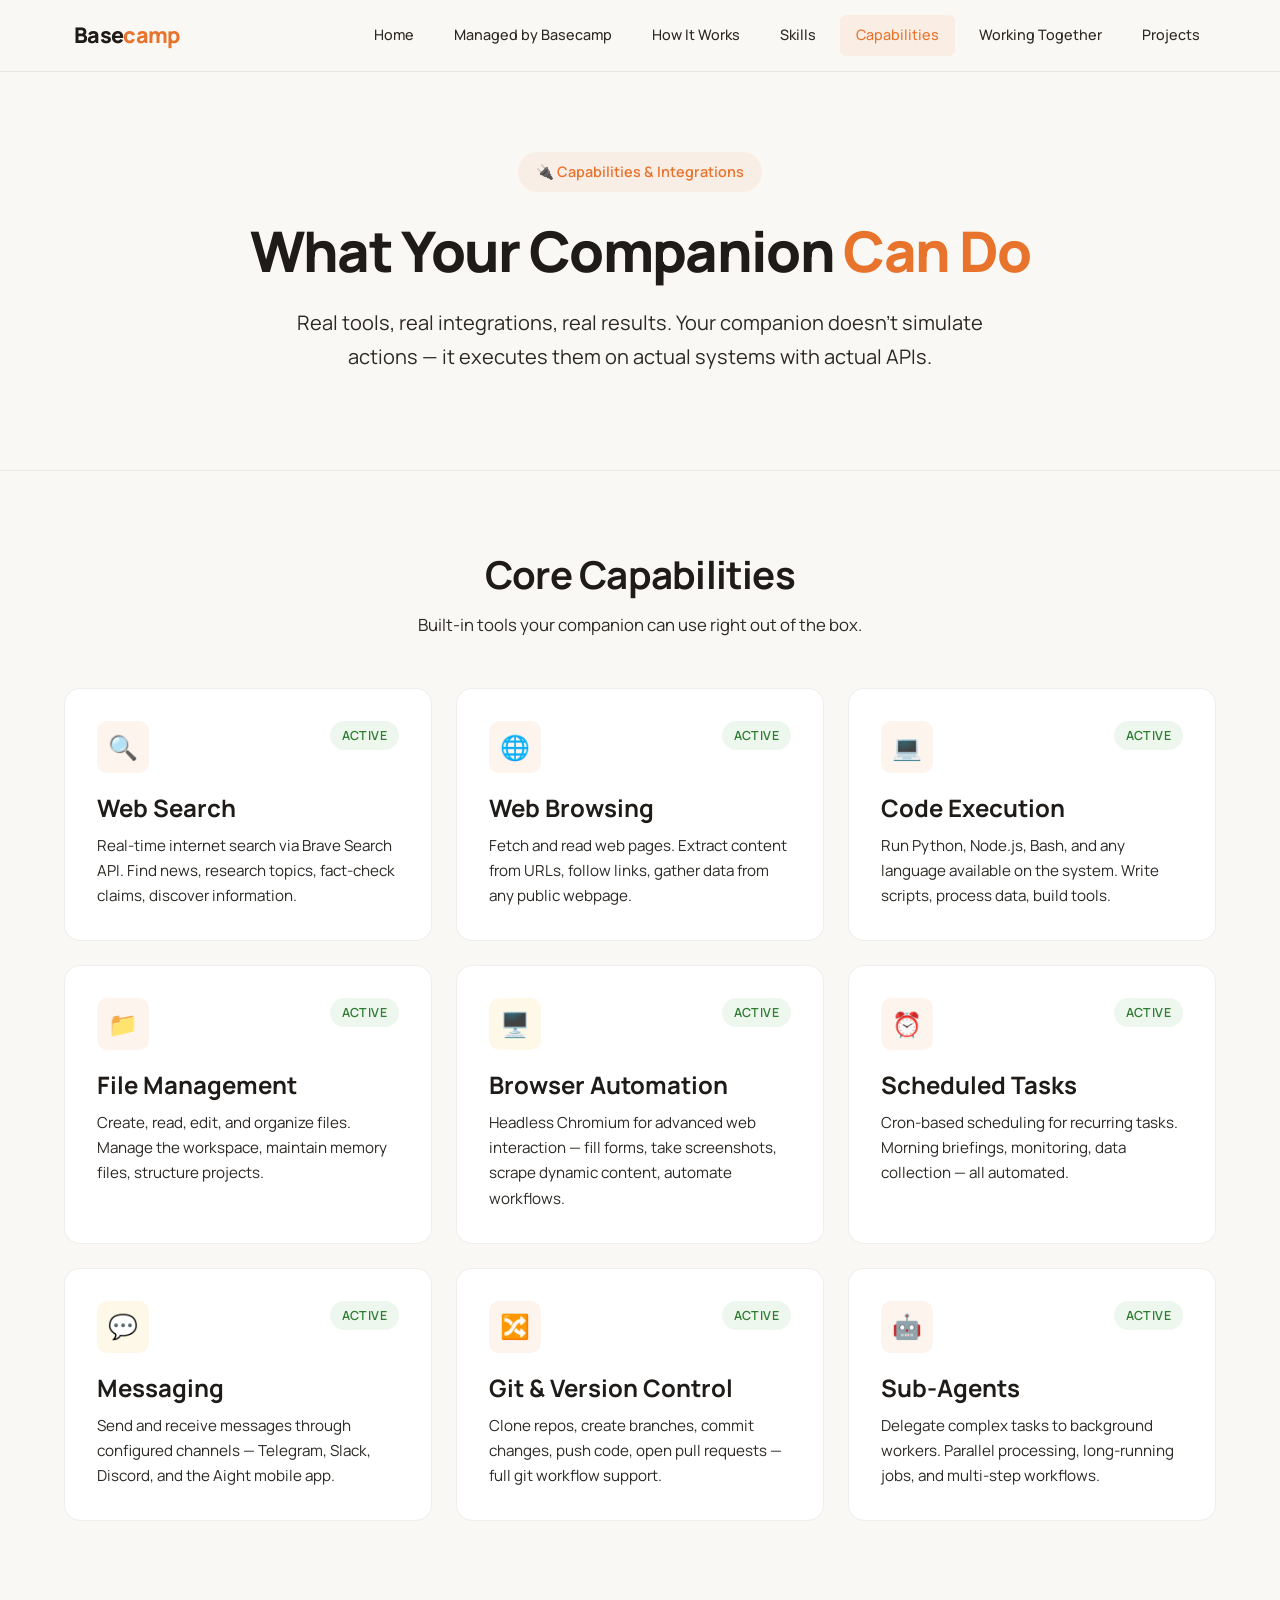
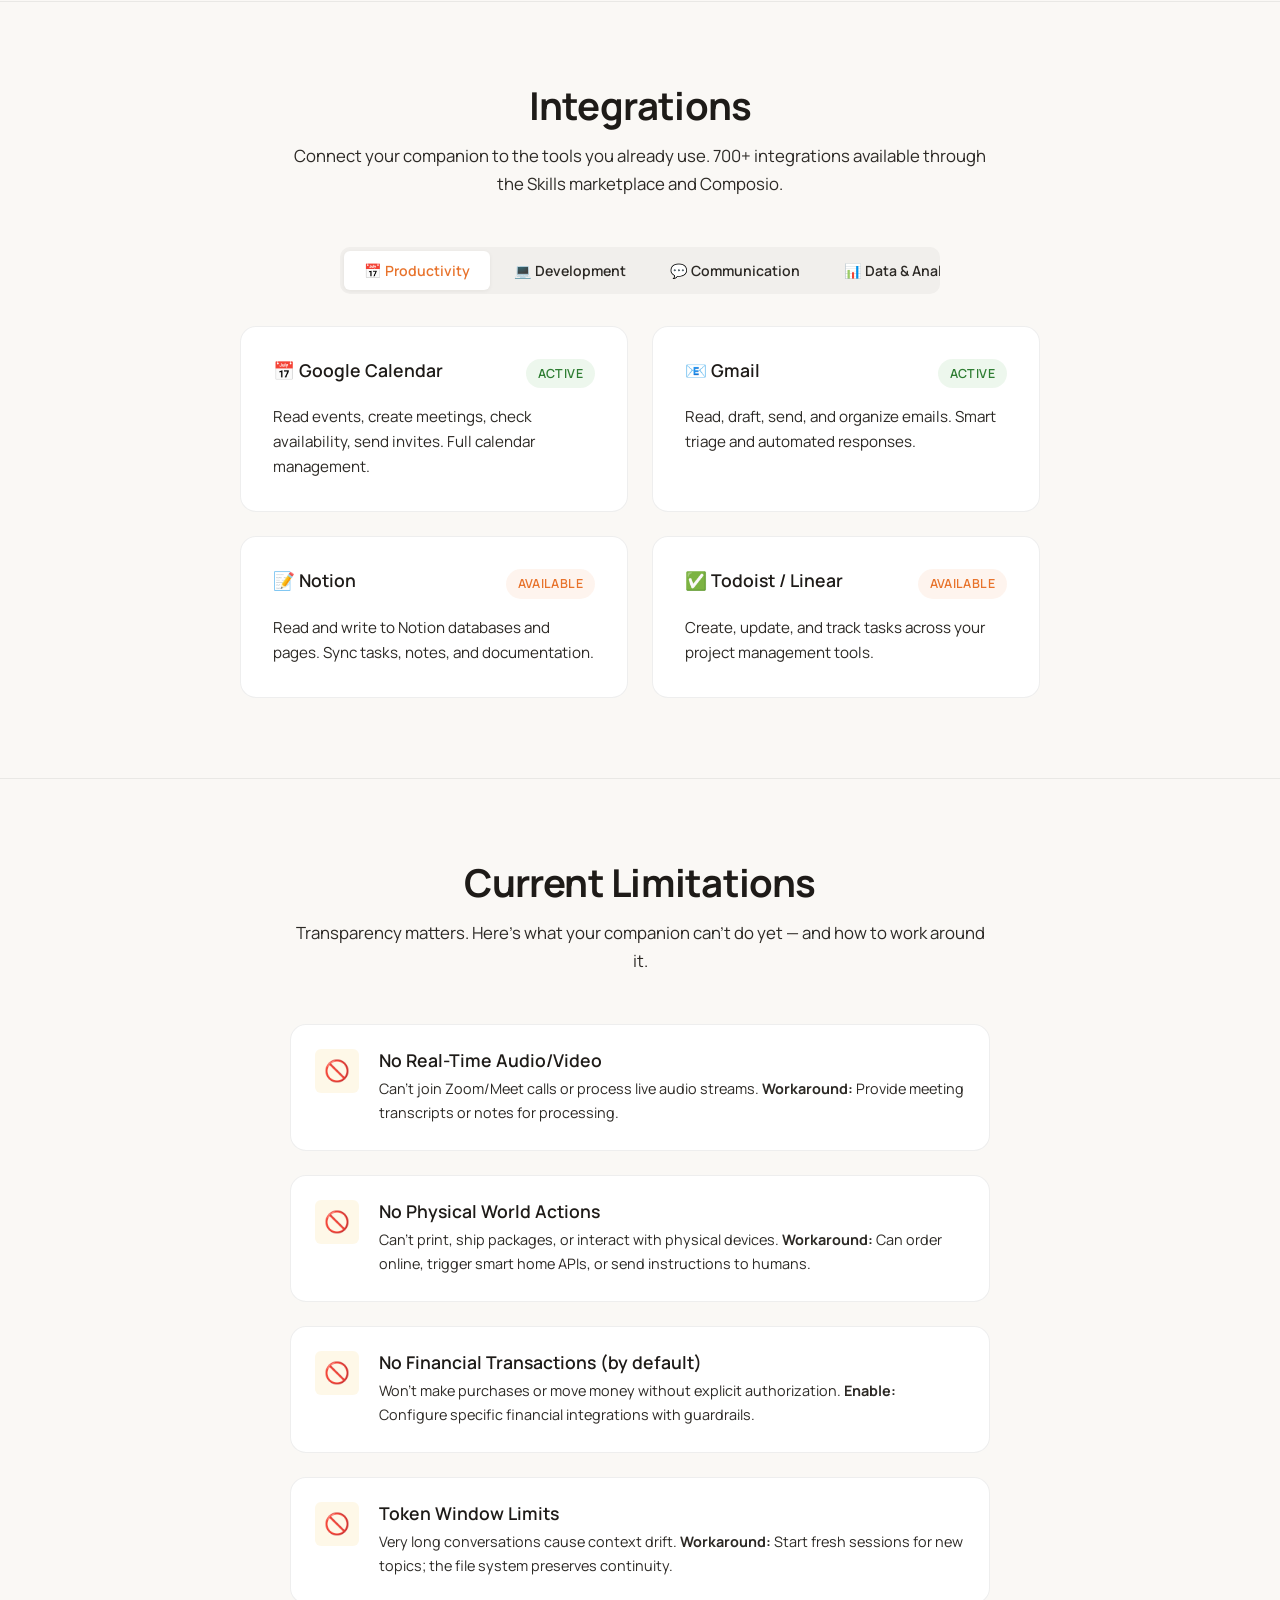
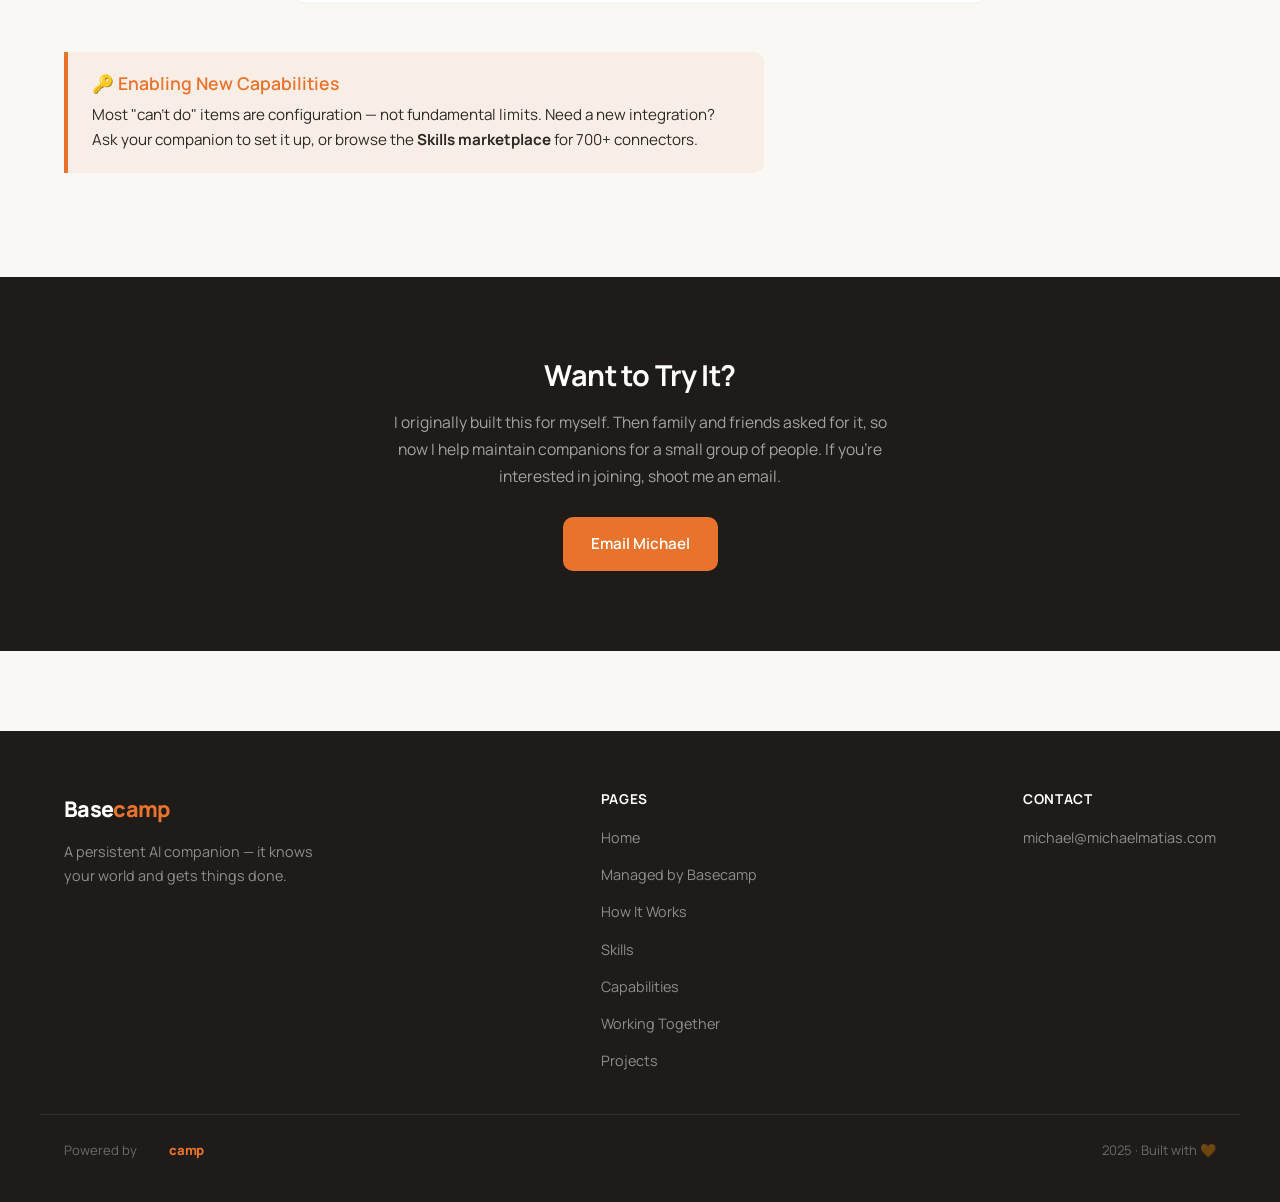
<file: capabilities.html>
<!DOCTYPE html>
<html lang="en">
<head>
  <meta charset="UTF-8">
  <meta name="viewport" content="width=device-width, initial-scale=1.0">
  <title>Capabilities & Integrations — <!-- COMPANION_NAME --> · Basecamp</title>
  <meta name="description" content="What your Basecamp companion can do: web search, code execution, browser automation, messaging, and 700+ integrations.">
  <link rel="stylesheet" href="styles.css">
  <link rel="icon" href="data:image/svg+xml,<svg xmlns='http://www.w3.org/2000/svg' viewBox='0 0 100 100'><text y='.9em' font-size='90'><!-- COMPANION_EMOJI --></text></svg>">
</head>
<body>

  <!-- ============ NAVIGATION ============ -->
  <nav class="nav">
    <div class="nav-inner">
      <a href="index.html" class="nav-brand">
        <span class="companion-emoji"><!-- COMPANION_EMOJI --></span>
        <span class="wordmark"><span class="word-base">Base</span><span class="word-camp">camp</span></span>
      </a>
      <ul class="nav-links">
        <li><a href="index.html">Home</a></li>
        <li><a href="managed.html">Managed by Basecamp</a></li>
        <li><a href="architecture.html">How It Works</a></li>
        <li><a href="skills.html">Skills</a></li>
        <li><a href="capabilities.html" class="active">Capabilities</a></li>
        <li><a href="guide.html">Working Together</a></li>
        <li><a href="projects.html">Projects</a></li>
      </ul>
      <button class="nav-hamburger" onclick="toggleMenu()" aria-label="Toggle menu">
        <span></span><span></span><span></span>
      </button>
    </div>
  </nav>
  <div class="nav-mobile" id="mobileNav">
    <a href="index.html">Home</a>
    <a href="managed.html">Managed by Basecamp</a>
    <a href="architecture.html">How It Works</a>
    <a href="skills.html">Skills</a>
    <a href="capabilities.html" class="active">Capabilities</a>
    <a href="guide.html">Working Together</a>
    <a href="projects.html">Projects</a>
  </div>
  <div class="page-top"></div>

  <!-- ============ HERO ============ -->
  <section class="hero">
    <div class="container">
      <div class="hero-subtitle">🔌 Capabilities & Integrations</div>
      <h1>What Your Companion <span class="text-orange">Can Do</span></h1>
      <p>
        Real tools, real integrations, real results. Your companion doesn't simulate actions — it executes them on actual systems with actual APIs.
      </p>
    </div>
  </section>

  <hr class="section-divider">

  <!-- ============ CORE CAPABILITIES ============ -->
  <section class="section">
    <div class="container">
      <div class="section-header">
        <h2>Core Capabilities</h2>
        <p>Built-in tools your companion can use right out of the box.</p>
      </div>

      <div class="card-grid cols-3">
        <div class="card animate-in">
          <div style="display: flex; justify-content: space-between; align-items: flex-start;">
            <div class="card-icon">🔍</div>
            <span class="badge badge-active">Active</span>
          </div>
          <h3>Web Search</h3>
          <p>Real-time internet search via Brave Search API. Find news, research topics, fact-check claims, discover information.</p>
        </div>

        <div class="card animate-in">
          <div style="display: flex; justify-content: space-between; align-items: flex-start;">
            <div class="card-icon">🌐</div>
            <span class="badge badge-active">Active</span>
          </div>
          <h3>Web Browsing</h3>
          <p>Fetch and read web pages. Extract content from URLs, follow links, gather data from any public webpage.</p>
        </div>

        <div class="card animate-in">
          <div style="display: flex; justify-content: space-between; align-items: flex-start;">
            <div class="card-icon">💻</div>
            <span class="badge badge-active">Active</span>
          </div>
          <h3>Code Execution</h3>
          <p>Run Python, Node.js, Bash, and any language available on the system. Write scripts, process data, build tools.</p>
        </div>

        <div class="card animate-in">
          <div style="display: flex; justify-content: space-between; align-items: flex-start;">
            <div class="card-icon">📁</div>
            <span class="badge badge-active">Active</span>
          </div>
          <h3>File Management</h3>
          <p>Create, read, edit, and organize files. Manage the workspace, maintain memory files, structure projects.</p>
        </div>

        <div class="card animate-in">
          <div style="display: flex; justify-content: space-between; align-items: flex-start;">
            <div class="card-icon gold">🖥️</div>
            <span class="badge badge-active">Active</span>
          </div>
          <h3>Browser Automation</h3>
          <p>Headless Chromium for advanced web interaction — fill forms, take screenshots, scrape dynamic content, automate workflows.</p>
        </div>

        <div class="card animate-in">
          <div style="display: flex; justify-content: space-between; align-items: flex-start;">
            <div class="card-icon">⏰</div>
            <span class="badge badge-active">Active</span>
          </div>
          <h3>Scheduled Tasks</h3>
          <p>Cron-based scheduling for recurring tasks. Morning briefings, monitoring, data collection — all automated.</p>
        </div>

        <div class="card animate-in">
          <div style="display: flex; justify-content: space-between; align-items: flex-start;">
            <div class="card-icon gold">💬</div>
            <span class="badge badge-active">Active</span>
          </div>
          <h3>Messaging</h3>
          <p>Send and receive messages through configured channels — Telegram, Slack, Discord, and the Aight mobile app.</p>
        </div>

        <div class="card animate-in">
          <div style="display: flex; justify-content: space-between; align-items: flex-start;">
            <div class="card-icon">🔀</div>
            <span class="badge badge-active">Active</span>
          </div>
          <h3>Git & Version Control</h3>
          <p>Clone repos, create branches, commit changes, push code, open pull requests — full git workflow support.</p>
        </div>

        <div class="card animate-in">
          <div style="display: flex; justify-content: space-between; align-items: flex-start;">
            <div class="card-icon">🤖</div>
            <span class="badge badge-active">Active</span>
          </div>
          <h3>Sub-Agents</h3>
          <p>Delegate complex tasks to background workers. Parallel processing, long-running jobs, and multi-step workflows.</p>
        </div>
      </div>
    </div>
  </section>

  <hr class="section-divider">

  <!-- ============ INTEGRATIONS ============ -->
  <section class="section">
    <div class="container">
      <div class="section-header">
        <h2>Integrations</h2>
        <p>Connect your companion to the tools you already use. 700+ integrations available through the Skills marketplace and Composio.</p>
      </div>

      <!-- Integration categories -->
      <div class="tabs" style="max-width: 600px; margin: 0 auto 32px;">
        <button class="tab-btn active" onclick="showTab('productivity')">📅 Productivity</button>
        <button class="tab-btn" onclick="showTab('development')">💻 Development</button>
        <button class="tab-btn" onclick="showTab('communication')">💬 Communication</button>
        <button class="tab-btn" onclick="showTab('data')">📊 Data & Analytics</button>
      </div>

      <!-- Productivity -->
      <div class="tab-content active" id="tab-productivity">
        <div class="card-grid cols-2" style="max-width: 800px; margin: 0 auto;">
          <div class="card animate-in">
            <div style="display: flex; justify-content: space-between; align-items: flex-start;">
              <h4>📅 Google Calendar</h4>
              <span class="badge badge-active">Active</span>
            </div>
            <p class="mt-16">Read events, create meetings, check availability, send invites. Full calendar management.</p>
          </div>
          <div class="card animate-in">
            <div style="display: flex; justify-content: space-between; align-items: flex-start;">
              <h4>📧 Gmail</h4>
              <span class="badge badge-active">Active</span>
            </div>
            <p class="mt-16">Read, draft, send, and organize emails. Smart triage and automated responses.</p>
          </div>
          <div class="card animate-in">
            <div style="display: flex; justify-content: space-between; align-items: flex-start;">
              <h4>📝 Notion</h4>
              <span class="badge badge-available">Available</span>
            </div>
            <p class="mt-16">Read and write to Notion databases and pages. Sync tasks, notes, and documentation.</p>
          </div>
          <div class="card animate-in">
            <div style="display: flex; justify-content: space-between; align-items: flex-start;">
              <h4>✅ Todoist / Linear</h4>
              <span class="badge badge-available">Available</span>
            </div>
            <p class="mt-16">Create, update, and track tasks across your project management tools.</p>
          </div>
        </div>
      </div>

      <!-- Development -->
      <div class="tab-content" id="tab-development">
        <div class="card-grid cols-2" style="max-width: 800px; margin: 0 auto;">
          <div class="card animate-in">
            <div style="display: flex; justify-content: space-between; align-items: flex-start;">
              <h4>🐙 GitHub</h4>
              <span class="badge badge-active">Active</span>
            </div>
            <p class="mt-16">Full GitHub integration — repos, PRs, issues, code review, actions, releases.</p>
          </div>
          <div class="card animate-in">
            <div style="display: flex; justify-content: space-between; align-items: flex-start;">
              <h4>🎫 Jira</h4>
              <span class="badge badge-available">Available</span>
            </div>
            <p class="mt-16">Create and update tickets, track sprint progress, manage backlogs.</p>
          </div>
          <div class="card animate-in">
            <div style="display: flex; justify-content: space-between; align-items: flex-start;">
              <h4>▲ Vercel / Netlify</h4>
              <span class="badge badge-available">Available</span>
            </div>
            <p class="mt-16">Deploy websites, check build status, manage environment variables.</p>
          </div>
          <div class="card animate-in">
            <div style="display: flex; justify-content: space-between; align-items: flex-start;">
              <h4>🐳 Docker</h4>
              <span class="badge badge-coming">Coming Soon</span>
            </div>
            <p class="mt-16">Container management, image builds, deployment orchestration.</p>
          </div>
        </div>
      </div>

      <!-- Communication -->
      <div class="tab-content" id="tab-communication">
        <div class="card-grid cols-2" style="max-width: 800px; margin: 0 auto;">
          <div class="card animate-in">
            <div style="display: flex; justify-content: space-between; align-items: flex-start;">
              <h4>✈️ Telegram</h4>
              <span class="badge badge-active">Active</span>
            </div>
            <p class="mt-16">Send messages, receive commands, deliver briefings, manage group chats.</p>
          </div>
          <div class="card animate-in">
            <div style="display: flex; justify-content: space-between; align-items: flex-start;">
              <h4>💼 Slack</h4>
              <span class="badge badge-active">Active</span>
            </div>
            <p class="mt-16">Channel messaging, DMs, thread replies, file sharing, status updates.</p>
          </div>
          <div class="card animate-in">
            <div style="display: flex; justify-content: space-between; align-items: flex-start;">
              <h4>🎮 Discord</h4>
              <span class="badge badge-available">Available</span>
            </div>
            <p class="mt-16">Server management, messaging, community engagement, bot commands.</p>
          </div>
          <div class="card animate-in">
            <div style="display: flex; justify-content: space-between; align-items: flex-start;">
              <h4>📱 Aight App</h4>
              <span class="badge badge-active">Active</span>
            </div>
            <p class="mt-16">Native mobile interface with voice mode, reminders, and the Today view dashboard.</p>
          </div>
        </div>
      </div>

      <!-- Data -->
      <div class="tab-content" id="tab-data">
        <div class="card-grid cols-2" style="max-width: 800px; margin: 0 auto;">
          <div class="card animate-in">
            <div style="display: flex; justify-content: space-between; align-items: flex-start;">
              <h4>📊 Google Sheets</h4>
              <span class="badge badge-available">Available</span>
            </div>
            <p class="mt-16">Read, write, and analyze spreadsheet data. Build reports, track metrics.</p>
          </div>
          <div class="card animate-in">
            <div style="display: flex; justify-content: space-between; align-items: flex-start;">
              <h4>📈 Analytics APIs</h4>
              <span class="badge badge-available">Available</span>
            </div>
            <p class="mt-16">Connect to Google Analytics, Mixpanel, Amplitude — pull metrics and build dashboards.</p>
          </div>
          <div class="card animate-in">
            <div style="display: flex; justify-content: space-between; align-items: flex-start;">
              <h4>🗄️ Databases</h4>
              <span class="badge badge-available">Available</span>
            </div>
            <p class="mt-16">Query PostgreSQL, MySQL, SQLite. Run reports, extract data, generate insights.</p>
          </div>
          <div class="card animate-in">
            <div style="display: flex; justify-content: space-between; align-items: flex-start;">
              <h4>🔗 Custom APIs</h4>
              <span class="badge badge-active">Active</span>
            </div>
            <p class="mt-16">Connect to any REST or GraphQL API. The companion can make HTTP requests to any endpoint.</p>
          </div>
        </div>
      </div>
    </div>
  </section>

  <hr class="section-divider">

  <!-- ============ LIMITATIONS ============ -->
  <section class="section">
    <div class="container">
      <div class="section-header">
        <h2>Current Limitations</h2>
        <p>Transparency matters. Here's what your companion can't do yet — and how to work around it.</p>
      </div>

      <div class="feature-list" style="max-width: 700px;">
        <div class="feature-item animate-in">
          <div class="feature-icon" style="background: var(--gold-light);">🚫</div>
          <div>
            <h4>No Real-Time Audio/Video</h4>
            <p>Can't join Zoom/Meet calls or process live audio streams. <strong>Workaround:</strong> Provide meeting transcripts or notes for processing.</p>
          </div>
        </div>
        <div class="feature-item animate-in">
          <div class="feature-icon" style="background: var(--gold-light);">🚫</div>
          <div>
            <h4>No Physical World Actions</h4>
            <p>Can't print, ship packages, or interact with physical devices. <strong>Workaround:</strong> Can order online, trigger smart home APIs, or send instructions to humans.</p>
          </div>
        </div>
        <div class="feature-item animate-in">
          <div class="feature-icon" style="background: var(--gold-light);">🚫</div>
          <div>
            <h4>No Financial Transactions (by default)</h4>
            <p>Won't make purchases or move money without explicit authorization. <strong>Enable:</strong> Configure specific financial integrations with guardrails.</p>
          </div>
        </div>
        <div class="feature-item animate-in">
          <div class="feature-icon" style="background: var(--gold-light);">🚫</div>
          <div>
            <h4>Token Window Limits</h4>
            <p>Very long conversations cause context drift. <strong>Workaround:</strong> Start fresh sessions for new topics; the file system preserves continuity.</p>
          </div>
        </div>
      </div>

      <div class="callout mt-48" style="max-width: 700px;">
        <h4>🔑 Enabling New Capabilities</h4>
        <p>Most "can't do" items are configuration — not fundamental limits. Need a new integration? Ask your companion to set it up, or browse the <strong>Skills marketplace</strong> for 700+ connectors.</p>
      </div>
    </div>
  </section>

  <!-- ============ CTA SECTION ============ -->
  <section class="cta-section">
    <div class="container">
      <h2>Want to Try It?</h2>
      <p>I originally built this for myself. Then family and friends asked for it, so now I help maintain companions for a small group of people. If you're interested in joining, shoot me an email.</p>
      <a href="mailto:michael@michaelmatias.com?subject=Basecamp%20Companion" class="btn btn-primary">Email Michael</a>
    </div>
  </section>

  <!-- ============ FOOTER ============ -->
  <footer class="footer">
    <div class="footer-inner">
      <div class="footer-brand">
        <div class="wordmark"><span class="word-base">Base</span><span class="word-camp">camp</span></div>
        <p>A persistent AI companion — it knows your world and gets things done.</p>
      </div>
      <div class="footer-links">
        <h5>Pages</h5>
        <ul>
          <li><a href="index.html">Home</a></li>
          <li><a href="managed.html">Managed by Basecamp</a></li>
          <li><a href="architecture.html">How It Works</a></li>
          <li><a href="skills.html">Skills</a></li>
          <li><a href="capabilities.html">Capabilities</a></li>
          <li><a href="guide.html">Working Together</a></li>
          <li><a href="projects.html">Projects</a></li>
        </ul>
      </div>
      <div class="footer-links">
        <h5>Contact</h5>
        <ul>
          <li><a href="mailto:michael@michaelmatias.com">michael@michaelmatias.com</a></li>
        </ul>
      </div>
    </div>
    <div class="footer-bottom">
      <span>Powered by <span class="wordmark" style="font-size: 0.82rem;"><span class="word-base">Base</span><span class="word-camp">camp</span></span></span>
      <span>2025 · Built with 🧡</span>
    </div>
  </footer>

  <script>
    function toggleMenu() {
      document.querySelector('.nav-hamburger').classList.toggle('open');
      document.getElementById('mobileNav').classList.toggle('open');
    }
    document.querySelectorAll('.nav-mobile a').forEach(link => {
      link.addEventListener('click', () => {
        document.querySelector('.nav-hamburger').classList.remove('open');
        document.getElementById('mobileNav').classList.remove('open');
      });
    });

    function showTab(id) {
      document.querySelectorAll('.tab-content').forEach(el => el.classList.remove('active'));
      document.querySelectorAll('.tab-btn').forEach(el => el.classList.remove('active'));
      document.getElementById('tab-' + id).classList.add('active');
      event.target.classList.add('active');
    }

    const observer = new IntersectionObserver((entries) => {
      entries.forEach(entry => {
        if (entry.isIntersecting) entry.target.style.animationPlayState = 'running';
      });
    }, { threshold: 0.1 });
    document.querySelectorAll('.animate-in').forEach(el => {
      el.style.animationPlayState = 'paused';
      observer.observe(el);
    });
  </script>
</body>
</html>
</file>
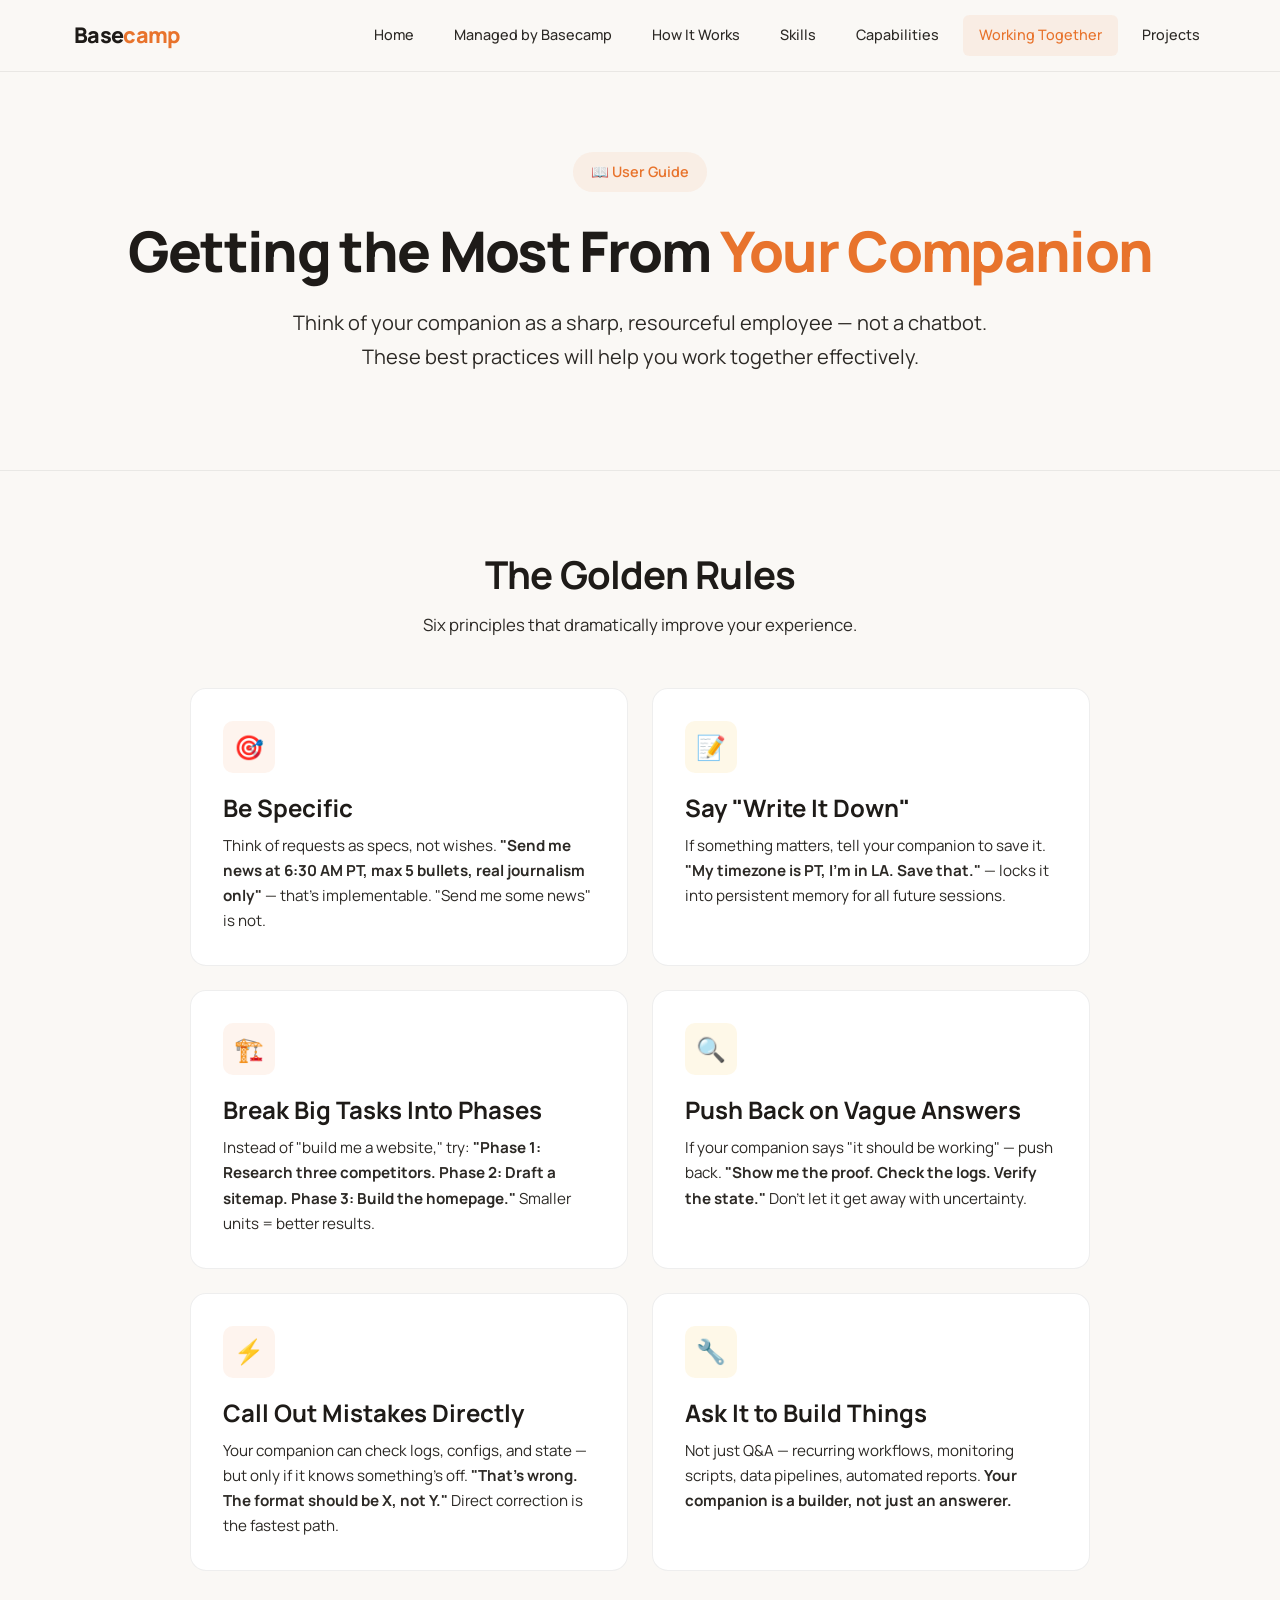
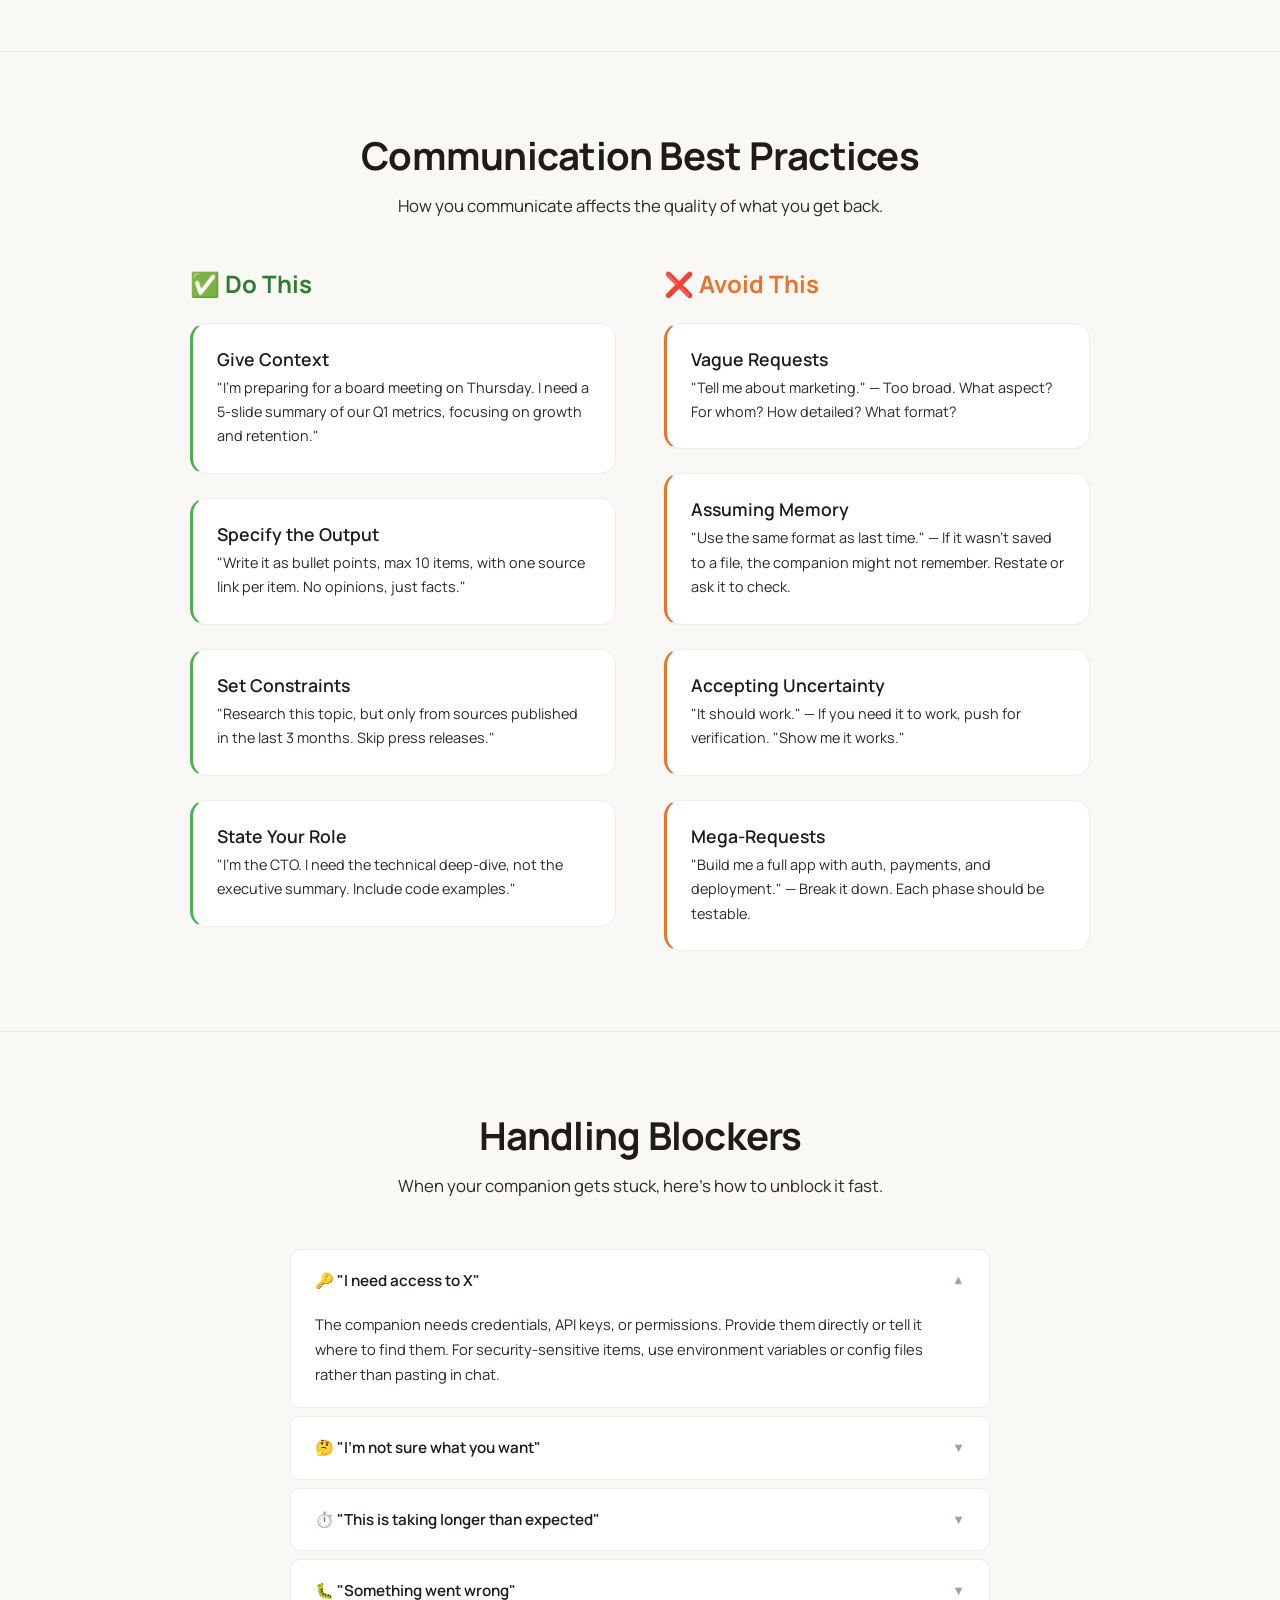
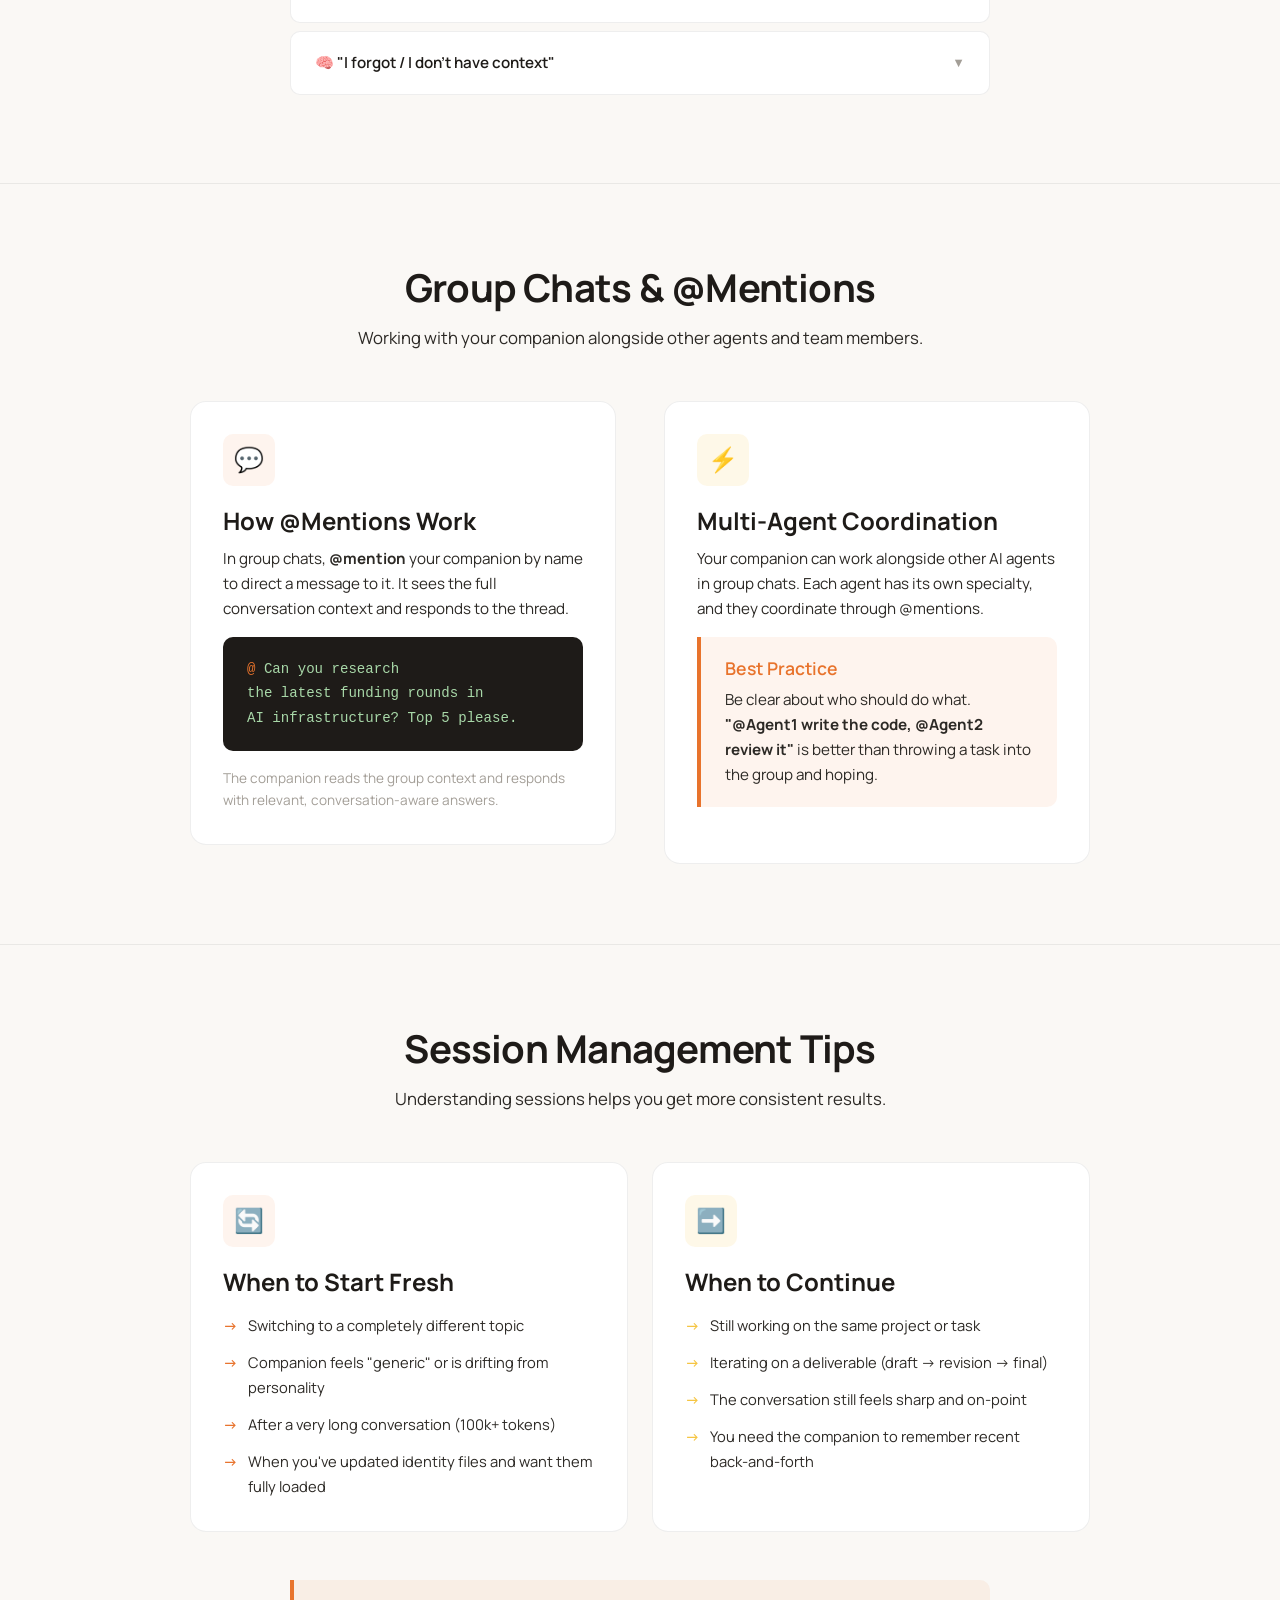
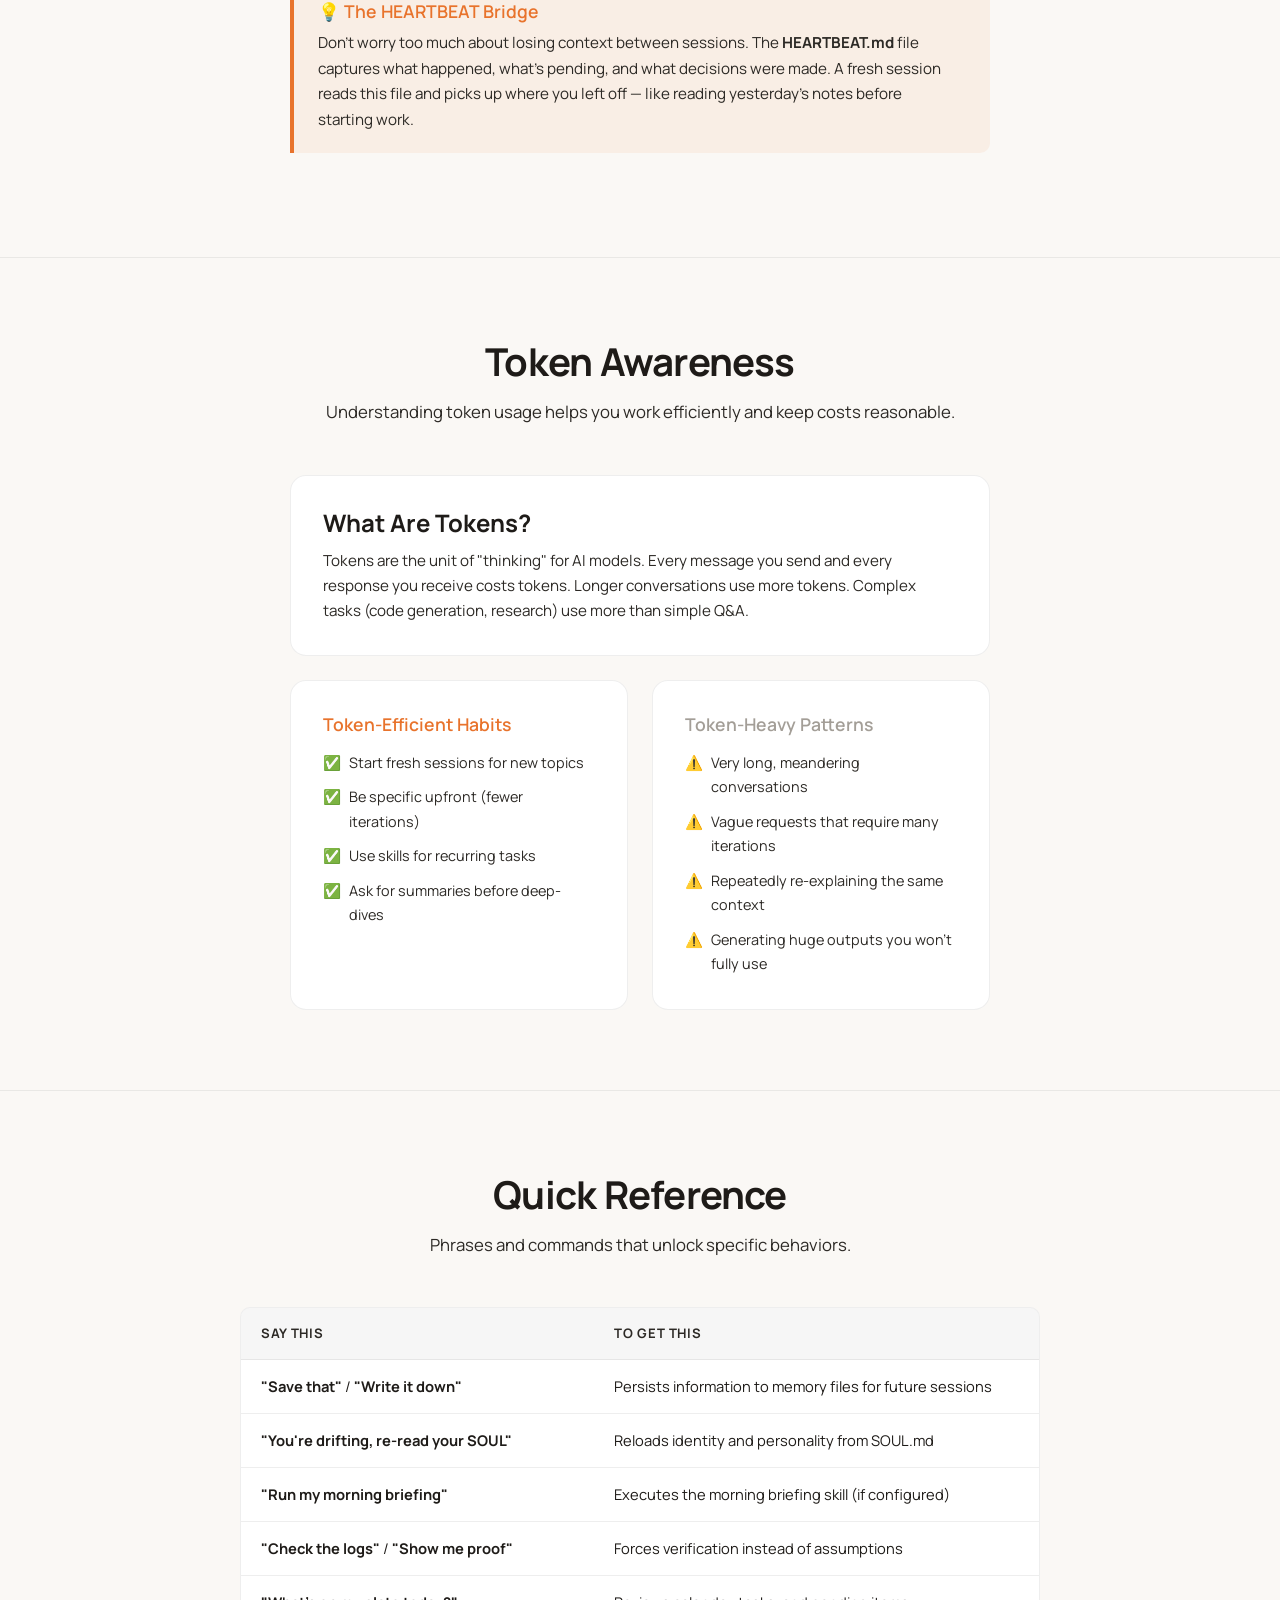
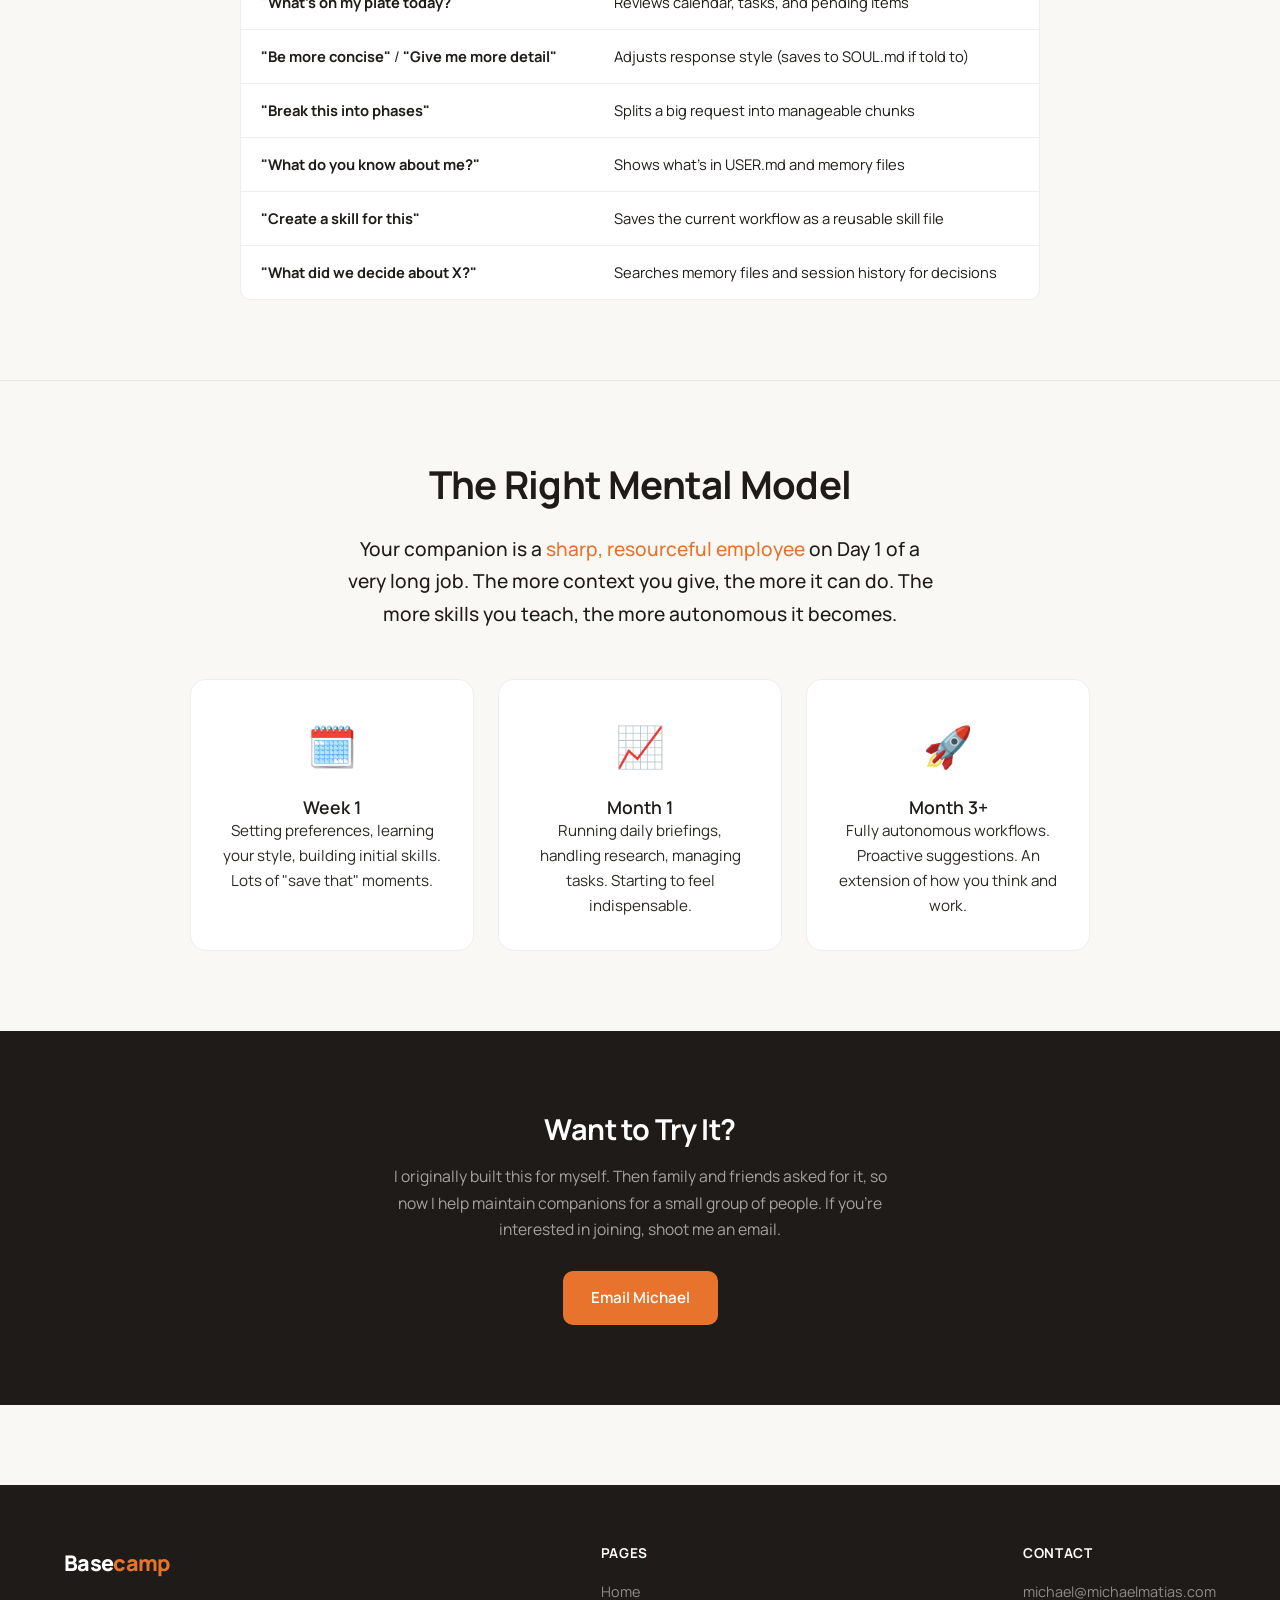
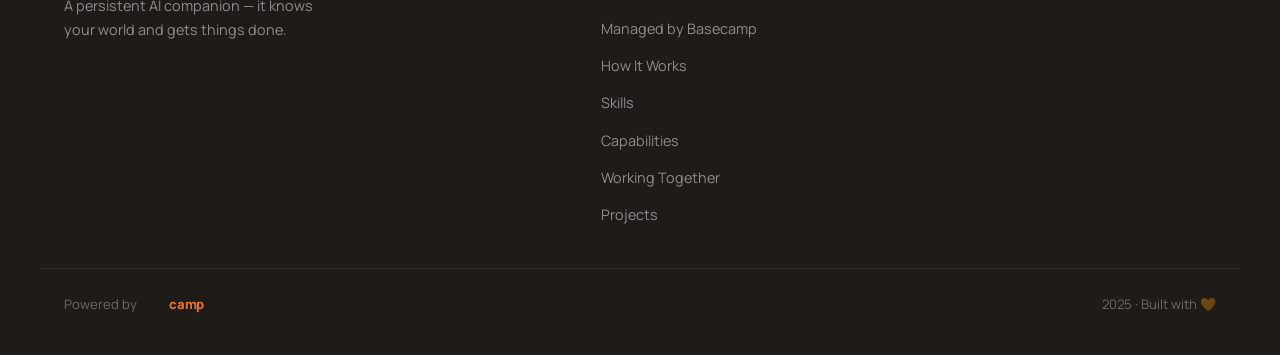
<file: guide.html>
<!DOCTYPE html>
<html lang="en">
<head>
  <meta charset="UTF-8">
  <meta name="viewport" content="width=device-width, initial-scale=1.0">
  <title>Working With Your Companion — <!-- COMPANION_NAME --> · Basecamp</title>
  <meta name="description" content="Best practices, tips, and strategies for getting the most out of your Basecamp AI companion.">
  <link rel="stylesheet" href="styles.css">
  <link rel="icon" href="data:image/svg+xml,<svg xmlns='http://www.w3.org/2000/svg' viewBox='0 0 100 100'><text y='.9em' font-size='90'><!-- COMPANION_EMOJI --></text></svg>">
</head>
<body>

  <!-- ============ NAVIGATION ============ -->
  <nav class="nav">
    <div class="nav-inner">
      <a href="index.html" class="nav-brand">
        <span class="companion-emoji"><!-- COMPANION_EMOJI --></span>
        <span class="wordmark"><span class="word-base">Base</span><span class="word-camp">camp</span></span>
      </a>
      <ul class="nav-links">
        <li><a href="index.html">Home</a></li>
        <li><a href="managed.html">Managed by Basecamp</a></li>
        <li><a href="architecture.html">How It Works</a></li>
        <li><a href="skills.html">Skills</a></li>
        <li><a href="capabilities.html">Capabilities</a></li>
        <li><a href="guide.html" class="active">Working Together</a></li>
        <li><a href="projects.html">Projects</a></li>
      </ul>
      <button class="nav-hamburger" onclick="toggleMenu()" aria-label="Toggle menu">
        <span></span><span></span><span></span>
      </button>
    </div>
  </nav>
  <div class="nav-mobile" id="mobileNav">
    <a href="index.html">Home</a>
    <a href="managed.html">Managed by Basecamp</a>
    <a href="architecture.html">How It Works</a>
    <a href="skills.html">Skills</a>
    <a href="capabilities.html">Capabilities</a>
    <a href="guide.html" class="active">Working Together</a>
    <a href="projects.html">Projects</a>
  </div>
  <div class="page-top"></div>

  <!-- ============ HERO ============ -->
  <section class="hero">
    <div class="container">
      <div class="hero-subtitle">📖 User Guide</div>
      <h1>Getting the Most From <span class="text-orange">Your Companion</span></h1>
      <p>
        Think of your companion as a sharp, resourceful employee — not a chatbot. These best practices will help you work together effectively.
      </p>
    </div>
  </section>

  <hr class="section-divider">

  <!-- ============ GOLDEN RULES ============ -->
  <section class="section">
    <div class="container">
      <div class="section-header">
        <h2>The Golden Rules</h2>
        <p>Six principles that dramatically improve your experience.</p>
      </div>

      <div class="card-grid cols-2" style="max-width: 900px; margin: 0 auto;">
        <div class="card animate-in">
          <div class="card-icon">🎯</div>
          <h3>Be Specific</h3>
          <p>Think of requests as specs, not wishes. <strong>"Send me news at 6:30 AM PT, max 5 bullets, real journalism only"</strong> — that's implementable. "Send me some news" is not.</p>
        </div>

        <div class="card animate-in">
          <div class="card-icon gold">📝</div>
          <h3>Say "Write It Down"</h3>
          <p>If something matters, tell your companion to save it. <strong>"My timezone is PT, I'm in LA. Save that."</strong> — locks it into persistent memory for all future sessions.</p>
        </div>

        <div class="card animate-in">
          <div class="card-icon">🏗️</div>
          <h3>Break Big Tasks Into Phases</h3>
          <p>Instead of "build me a website," try: <strong>"Phase 1: Research three competitors. Phase 2: Draft a sitemap. Phase 3: Build the homepage."</strong> Smaller units = better results.</p>
        </div>

        <div class="card animate-in">
          <div class="card-icon gold">🔍</div>
          <h3>Push Back on Vague Answers</h3>
          <p>If your companion says "it should be working" — push back. <strong>"Show me the proof. Check the logs. Verify the state."</strong> Don't let it get away with uncertainty.</p>
        </div>

        <div class="card animate-in">
          <div class="card-icon">⚡</div>
          <h3>Call Out Mistakes Directly</h3>
          <p>Your companion can check logs, configs, and state — but only if it knows something's off. <strong>"That's wrong. The format should be X, not Y."</strong> Direct correction is the fastest path.</p>
        </div>

        <div class="card animate-in">
          <div class="card-icon gold">🔧</div>
          <h3>Ask It to Build Things</h3>
          <p>Not just Q&A — recurring workflows, monitoring scripts, data pipelines, automated reports. <strong>Your companion is a builder, not just an answerer.</strong></p>
        </div>
      </div>
    </div>
  </section>

  <hr class="section-divider">

  <!-- ============ COMMUNICATION STYLE ============ -->
  <section class="section">
    <div class="container">
      <div class="section-header">
        <h2>Communication Best Practices</h2>
        <p>How you communicate affects the quality of what you get back.</p>
      </div>

      <div class="two-col" style="max-width: 900px; margin: 0 auto;">
        <div>
          <h3 class="mb-24" style="color: #2E7D32;">✅ Do This</h3>
          <div class="feature-list" style="max-width: 100%;">
            <div class="feature-item animate-in" style="border-left: 3px solid #4CAF50;">
              <div>
                <h4>Give Context</h4>
                <p>"I'm preparing for a board meeting on Thursday. I need a 5-slide summary of our Q1 metrics, focusing on growth and retention."</p>
              </div>
            </div>
            <div class="feature-item animate-in" style="border-left: 3px solid #4CAF50;">
              <div>
                <h4>Specify the Output</h4>
                <p>"Write it as bullet points, max 10 items, with one source link per item. No opinions, just facts."</p>
              </div>
            </div>
            <div class="feature-item animate-in" style="border-left: 3px solid #4CAF50;">
              <div>
                <h4>Set Constraints</h4>
                <p>"Research this topic, but only from sources published in the last 3 months. Skip press releases."</p>
              </div>
            </div>
            <div class="feature-item animate-in" style="border-left: 3px solid #4CAF50;">
              <div>
                <h4>State Your Role</h4>
                <p>"I'm the CTO. I need the technical deep-dive, not the executive summary. Include code examples."</p>
              </div>
            </div>
          </div>
        </div>

        <div>
          <h3 class="mb-24" style="color: var(--orange);">❌ Avoid This</h3>
          <div class="feature-list" style="max-width: 100%;">
            <div class="feature-item animate-in" style="border-left: 3px solid var(--orange);">
              <div>
                <h4>Vague Requests</h4>
                <p>"Tell me about marketing." — Too broad. What aspect? For whom? How detailed? What format?</p>
              </div>
            </div>
            <div class="feature-item animate-in" style="border-left: 3px solid var(--orange);">
              <div>
                <h4>Assuming Memory</h4>
                <p>"Use the same format as last time." — If it wasn't saved to a file, the companion might not remember. Restate or ask it to check.</p>
              </div>
            </div>
            <div class="feature-item animate-in" style="border-left: 3px solid var(--orange);">
              <div>
                <h4>Accepting Uncertainty</h4>
                <p>"It should work." — If you need it to work, push for verification. "Show me it works."</p>
              </div>
            </div>
            <div class="feature-item animate-in" style="border-left: 3px solid var(--orange);">
              <div>
                <h4>Mega-Requests</h4>
                <p>"Build me a full app with auth, payments, and deployment." — Break it down. Each phase should be testable.</p>
              </div>
            </div>
          </div>
        </div>
      </div>
    </div>
  </section>

  <hr class="section-divider">

  <!-- ============ HANDLING BLOCKERS ============ -->
  <section class="section">
    <div class="container">
      <div class="section-header">
        <h2>Handling Blockers</h2>
        <p>When your companion gets stuck, here's how to unblock it fast.</p>
      </div>

      <div style="max-width: 700px; margin: 0 auto;">
        <div class="accordion-item open">
          <div class="accordion-header" onclick="toggleAccordion(this)">
            <span>🔑 "I need access to X"</span>
            <span class="accordion-chevron">▼</span>
          </div>
          <div class="accordion-body" style="max-height: 200px;">
            <div class="accordion-body-inner">
              The companion needs credentials, API keys, or permissions. Provide them directly or tell it where to find them. For security-sensitive items, use environment variables or config files rather than pasting in chat.
            </div>
          </div>
        </div>

        <div class="accordion-item">
          <div class="accordion-header" onclick="toggleAccordion(this)">
            <span>🤔 "I'm not sure what you want"</span>
            <span class="accordion-chevron">▼</span>
          </div>
          <div class="accordion-body">
            <div class="accordion-body-inner">
              The request is ambiguous. Restate with more specifics: What's the output format? Who's the audience? What's the deadline? Give an example of what "good" looks like.
            </div>
          </div>
        </div>

        <div class="accordion-item">
          <div class="accordion-header" onclick="toggleAccordion(this)">
            <span>⏱️ "This is taking longer than expected"</span>
            <span class="accordion-chevron">▼</span>
          </div>
          <div class="accordion-body">
            <div class="accordion-body-inner">
              Long-running tasks can hit token limits or tool timeouts. Break the work into smaller chunks. Use sub-agents for parallel processing. Or simply ask: "What's blocking you? What do you need?"
            </div>
          </div>
        </div>

        <div class="accordion-item">
          <div class="accordion-header" onclick="toggleAccordion(this)">
            <span>🐛 "Something went wrong"</span>
            <span class="accordion-chevron">▼</span>
          </div>
          <div class="accordion-body">
            <div class="accordion-body-inner">
              Error states happen. Ask the companion to: check error logs, reproduce the issue, explain what it tried, and suggest alternatives. If it's a tool failure, a retry often works. If it's a logic error, redirect the approach.
            </div>
          </div>
        </div>

        <div class="accordion-item">
          <div class="accordion-header" onclick="toggleAccordion(this)">
            <span>🧠 "I forgot / I don't have context"</span>
            <span class="accordion-chevron">▼</span>
          </div>
          <div class="accordion-body">
            <div class="accordion-body-inner">
              This means the relevant info wasn't in a memory file. Two fixes: (1) Re-provide the context now, (2) Tell the companion to save it this time. Say: "Save this to MEMORY.md so you have it next session."
            </div>
          </div>
        </div>
      </div>
    </div>
  </section>

  <hr class="section-divider">

  <!-- ============ GROUP CHATS ============ -->
  <section class="section">
    <div class="container">
      <div class="section-header">
        <h2>Group Chats & @Mentions</h2>
        <p>Working with your companion alongside other agents and team members.</p>
      </div>

      <div class="two-col" style="max-width: 900px; margin: 0 auto;">
        <div class="card animate-in">
          <div class="card-icon">💬</div>
          <h3>How @Mentions Work</h3>
          <p>In group chats, <strong>@mention</strong> your companion by name to direct a message to it. It sees the full conversation context and responds to the thread.</p>
          <div class="code-block mt-16">
            <span class="code-accent">@<!-- COMPANION_NAME --></span> <span class="code-string">Can you research</span><br>
            <span class="code-string">the latest funding rounds in</span><br>
            <span class="code-string">AI infrastructure? Top 5 please.</span>
          </div>
          <p class="mt-16 text-muted" style="font-size: 0.85rem;">The companion reads the group context and responds with relevant, conversation-aware answers.</p>
        </div>
        <div class="card animate-in">
          <div class="card-icon gold">⚡</div>
          <h3>Multi-Agent Coordination</h3>
          <p>Your companion can work alongside other AI agents in group chats. Each agent has its own specialty, and they coordinate through @mentions.</p>
          <div class="callout mt-16">
            <h4>Best Practice</h4>
            <p>Be clear about who should do what. <strong>"@Agent1 write the code, @Agent2 review it"</strong> is better than throwing a task into the group and hoping.</p>
          </div>
        </div>
      </div>
    </div>
  </section>

  <hr class="section-divider">

  <!-- ============ SESSION MANAGEMENT ============ -->
  <section class="section">
    <div class="container">
      <div class="section-header">
        <h2>Session Management Tips</h2>
        <p>Understanding sessions helps you get more consistent results.</p>
      </div>

      <div class="card-grid cols-2" style="max-width: 900px; margin: 0 auto;">
        <div class="card animate-in">
          <div class="card-icon">🔄</div>
          <h3>When to Start Fresh</h3>
          <ul style="list-style: none; display: flex; flex-direction: column; gap: 12px; margin-top: 16px;">
            <li style="display: flex; gap: 10px; font-size: 0.92rem; color: var(--basalt);">
              <span style="color: var(--orange); font-weight: 600;">→</span>
              Switching to a completely different topic
            </li>
            <li style="display: flex; gap: 10px; font-size: 0.92rem; color: var(--basalt);">
              <span style="color: var(--orange); font-weight: 600;">→</span>
              Companion feels "generic" or is drifting from personality
            </li>
            <li style="display: flex; gap: 10px; font-size: 0.92rem; color: var(--basalt);">
              <span style="color: var(--orange); font-weight: 600;">→</span>
              After a very long conversation (100k+ tokens)
            </li>
            <li style="display: flex; gap: 10px; font-size: 0.92rem; color: var(--basalt);">
              <span style="color: var(--orange); font-weight: 600;">→</span>
              When you've updated identity files and want them fully loaded
            </li>
          </ul>
        </div>

        <div class="card animate-in">
          <div class="card-icon gold">➡️</div>
          <h3>When to Continue</h3>
          <ul style="list-style: none; display: flex; flex-direction: column; gap: 12px; margin-top: 16px;">
            <li style="display: flex; gap: 10px; font-size: 0.92rem; color: var(--basalt);">
              <span style="color: var(--gold); font-weight: 600;">→</span>
              Still working on the same project or task
            </li>
            <li style="display: flex; gap: 10px; font-size: 0.92rem; color: var(--basalt);">
              <span style="color: var(--gold); font-weight: 600;">→</span>
              Iterating on a deliverable (draft → revision → final)
            </li>
            <li style="display: flex; gap: 10px; font-size: 0.92rem; color: var(--basalt);">
              <span style="color: var(--gold); font-weight: 600;">→</span>
              The conversation still feels sharp and on-point
            </li>
            <li style="display: flex; gap: 10px; font-size: 0.92rem; color: var(--basalt);">
              <span style="color: var(--gold); font-weight: 600;">→</span>
              You need the companion to remember recent back-and-forth
            </li>
          </ul>
        </div>
      </div>

      <div class="callout mt-48" style="max-width: 700px; margin-left: auto; margin-right: auto;">
        <h4>💡 The HEARTBEAT Bridge</h4>
        <p>Don't worry too much about losing context between sessions. The <strong>HEARTBEAT.md</strong> file captures what happened, what's pending, and what decisions were made. A fresh session reads this file and picks up where you left off — like reading yesterday's notes before starting work.</p>
      </div>
    </div>
  </section>

  <hr class="section-divider">

  <!-- ============ TOKEN TRACKING ============ -->
  <section class="section">
    <div class="container">
      <div class="section-header">
        <h2>Token Awareness</h2>
        <p>Understanding token usage helps you work efficiently and keep costs reasonable.</p>
      </div>

      <div style="max-width: 700px; margin: 0 auto;">
        <div class="card animate-in mb-24">
          <h3 class="mb-16">What Are Tokens?</h3>
          <p>Tokens are the unit of "thinking" for AI models. Every message you send and every response you receive costs tokens. Longer conversations use more tokens. Complex tasks (code generation, research) use more than simple Q&A.</p>
        </div>

        <div class="card-grid cols-2">
          <div class="card animate-in">
            <h4 class="text-orange mb-16">Token-Efficient Habits</h4>
            <ul style="list-style: none; display: flex; flex-direction: column; gap: 10px;">
              <li style="display: flex; gap: 8px; font-size: 0.9rem; color: var(--basalt);">
                <span>✅</span> Start fresh sessions for new topics
              </li>
              <li style="display: flex; gap: 8px; font-size: 0.9rem; color: var(--basalt);">
                <span>✅</span> Be specific upfront (fewer iterations)
              </li>
              <li style="display: flex; gap: 8px; font-size: 0.9rem; color: var(--basalt);">
                <span>✅</span> Use skills for recurring tasks
              </li>
              <li style="display: flex; gap: 8px; font-size: 0.9rem; color: var(--basalt);">
                <span>✅</span> Ask for summaries before deep-dives
              </li>
            </ul>
          </div>
          <div class="card animate-in">
            <h4 style="color: var(--warm-gray);" class="mb-16">Token-Heavy Patterns</h4>
            <ul style="list-style: none; display: flex; flex-direction: column; gap: 10px;">
              <li style="display: flex; gap: 8px; font-size: 0.9rem; color: var(--basalt);">
                <span>⚠️</span> Very long, meandering conversations
              </li>
              <li style="display: flex; gap: 8px; font-size: 0.9rem; color: var(--basalt);">
                <span>⚠️</span> Vague requests that require many iterations
              </li>
              <li style="display: flex; gap: 8px; font-size: 0.9rem; color: var(--basalt);">
                <span>⚠️</span> Repeatedly re-explaining the same context
              </li>
              <li style="display: flex; gap: 8px; font-size: 0.9rem; color: var(--basalt);">
                <span>⚠️</span> Generating huge outputs you won't fully use
              </li>
            </ul>
          </div>
        </div>
      </div>
    </div>
  </section>

  <hr class="section-divider">

  <!-- ============ QUICK REFERENCE ============ -->
  <section class="section">
    <div class="container">
      <div class="section-header">
        <h2>Quick Reference</h2>
        <p>Phrases and commands that unlock specific behaviors.</p>
      </div>

      <div class="table-wrap" style="max-width: 800px; margin: 0 auto;">
        <table>
          <thead>
            <tr>
              <th>Say This</th>
              <th>To Get This</th>
            </tr>
          </thead>
          <tbody>
            <tr>
              <td><strong>"Save that"</strong> / <strong>"Write it down"</strong></td>
              <td>Persists information to memory files for future sessions</td>
            </tr>
            <tr>
              <td><strong>"You're drifting, re-read your SOUL"</strong></td>
              <td>Reloads identity and personality from SOUL.md</td>
            </tr>
            <tr>
              <td><strong>"Run my morning briefing"</strong></td>
              <td>Executes the morning briefing skill (if configured)</td>
            </tr>
            <tr>
              <td><strong>"Check the logs"</strong> / <strong>"Show me proof"</strong></td>
              <td>Forces verification instead of assumptions</td>
            </tr>
            <tr>
              <td><strong>"What's on my plate today?"</strong></td>
              <td>Reviews calendar, tasks, and pending items</td>
            </tr>
            <tr>
              <td><strong>"Be more concise"</strong> / <strong>"Give me more detail"</strong></td>
              <td>Adjusts response style (saves to SOUL.md if told to)</td>
            </tr>
            <tr>
              <td><strong>"Break this into phases"</strong></td>
              <td>Splits a big request into manageable chunks</td>
            </tr>
            <tr>
              <td><strong>"What do you know about me?"</strong></td>
              <td>Shows what's in USER.md and memory files</td>
            </tr>
            <tr>
              <td><strong>"Create a skill for this"</strong></td>
              <td>Saves the current workflow as a reusable skill file</td>
            </tr>
            <tr>
              <td><strong>"What did we decide about X?"</strong></td>
              <td>Searches memory files and session history for decisions</td>
            </tr>
          </tbody>
        </table>
      </div>
    </div>
  </section>

  <hr class="section-divider">

  <!-- ============ MENTAL MODEL ============ -->
  <section class="section">
    <div class="container" style="text-align: center;">
      <h2 class="mb-24">The Right Mental Model</h2>
      <p style="font-size: 1.2rem; max-width: 50ch; margin: 0 auto 48px; color: var(--volcanic); font-weight: 500;">
        Your companion is a <span class="text-orange">sharp, resourceful employee</span> on Day 1 of a very long job. The more context you give, the more it can do. The more skills you teach, the more autonomous it becomes.
      </p>

      <div class="card-grid cols-3" style="max-width: 900px; margin: 0 auto;">
        <div class="card animate-in" style="text-align: center;">
          <div style="font-size: 2.5rem; margin-bottom: 16px;">🗓️</div>
          <h4>Week 1</h4>
          <p>Setting preferences, learning your style, building initial skills. Lots of "save that" moments.</p>
        </div>
        <div class="card animate-in" style="text-align: center;">
          <div style="font-size: 2.5rem; margin-bottom: 16px;">📈</div>
          <h4>Month 1</h4>
          <p>Running daily briefings, handling research, managing tasks. Starting to feel indispensable.</p>
        </div>
        <div class="card animate-in" style="text-align: center;">
          <div style="font-size: 2.5rem; margin-bottom: 16px;">🚀</div>
          <h4>Month 3+</h4>
          <p>Fully autonomous workflows. Proactive suggestions. An extension of how you think and work.</p>
        </div>
      </div>
    </div>
  </section>

  <!-- ============ CTA SECTION ============ -->
  <section class="cta-section">
    <div class="container">
      <h2>Want to Try It?</h2>
      <p>I originally built this for myself. Then family and friends asked for it, so now I help maintain companions for a small group of people. If you're interested in joining, shoot me an email.</p>
      <a href="mailto:michael@michaelmatias.com?subject=Basecamp%20Companion" class="btn btn-primary">Email Michael</a>
    </div>
  </section>

  <!-- ============ FOOTER ============ -->
  <footer class="footer">
    <div class="footer-inner">
      <div class="footer-brand">
        <div class="wordmark"><span class="word-base">Base</span><span class="word-camp">camp</span></div>
        <p>A persistent AI companion — it knows your world and gets things done.</p>
      </div>
      <div class="footer-links">
        <h5>Pages</h5>
        <ul>
          <li><a href="index.html">Home</a></li>
          <li><a href="managed.html">Managed by Basecamp</a></li>
          <li><a href="architecture.html">How It Works</a></li>
          <li><a href="skills.html">Skills</a></li>
          <li><a href="capabilities.html">Capabilities</a></li>
          <li><a href="guide.html">Working Together</a></li>
          <li><a href="projects.html">Projects</a></li>
        </ul>
      </div>
      <div class="footer-links">
        <h5>Contact</h5>
        <ul>
          <li><a href="mailto:michael@michaelmatias.com">michael@michaelmatias.com</a></li>
        </ul>
      </div>
    </div>
    <div class="footer-bottom">
      <span>Powered by <span class="wordmark" style="font-size: 0.82rem;"><span class="word-base">Base</span><span class="word-camp">camp</span></span></span>
      <span>2025 · Built with 🧡</span>
    </div>
  </footer>

  <script>
    function toggleMenu() {
      document.querySelector('.nav-hamburger').classList.toggle('open');
      document.getElementById('mobileNav').classList.toggle('open');
    }
    document.querySelectorAll('.nav-mobile a').forEach(link => {
      link.addEventListener('click', () => {
        document.querySelector('.nav-hamburger').classList.remove('open');
        document.getElementById('mobileNav').classList.remove('open');
      });
    });

    // Accordion
    function toggleAccordion(header) {
      const item = header.parentElement;
      const body = item.querySelector('.accordion-body');
      const isOpen = item.classList.contains('open');

      // Close all
      document.querySelectorAll('.accordion-item').forEach(el => {
        el.classList.remove('open');
        el.querySelector('.accordion-body').style.maxHeight = '0';
      });

      // Open clicked (if it wasn't already open)
      if (!isOpen) {
        item.classList.add('open');
        body.style.maxHeight = body.scrollHeight + 'px';
      }
    }

    // Initialize first accordion as open
    const firstAccordion = document.querySelector('.accordion-item.open .accordion-body');
    if (firstAccordion) firstAccordion.style.maxHeight = firstAccordion.scrollHeight + 'px';

    const observer = new IntersectionObserver((entries) => {
      entries.forEach(entry => {
        if (entry.isIntersecting) entry.target.style.animationPlayState = 'running';
      });
    }, { threshold: 0.1 });
    document.querySelectorAll('.animate-in').forEach(el => {
      el.style.animationPlayState = 'paused';
      observer.observe(el);
    });
  </script>
</body>
</html>
</file>
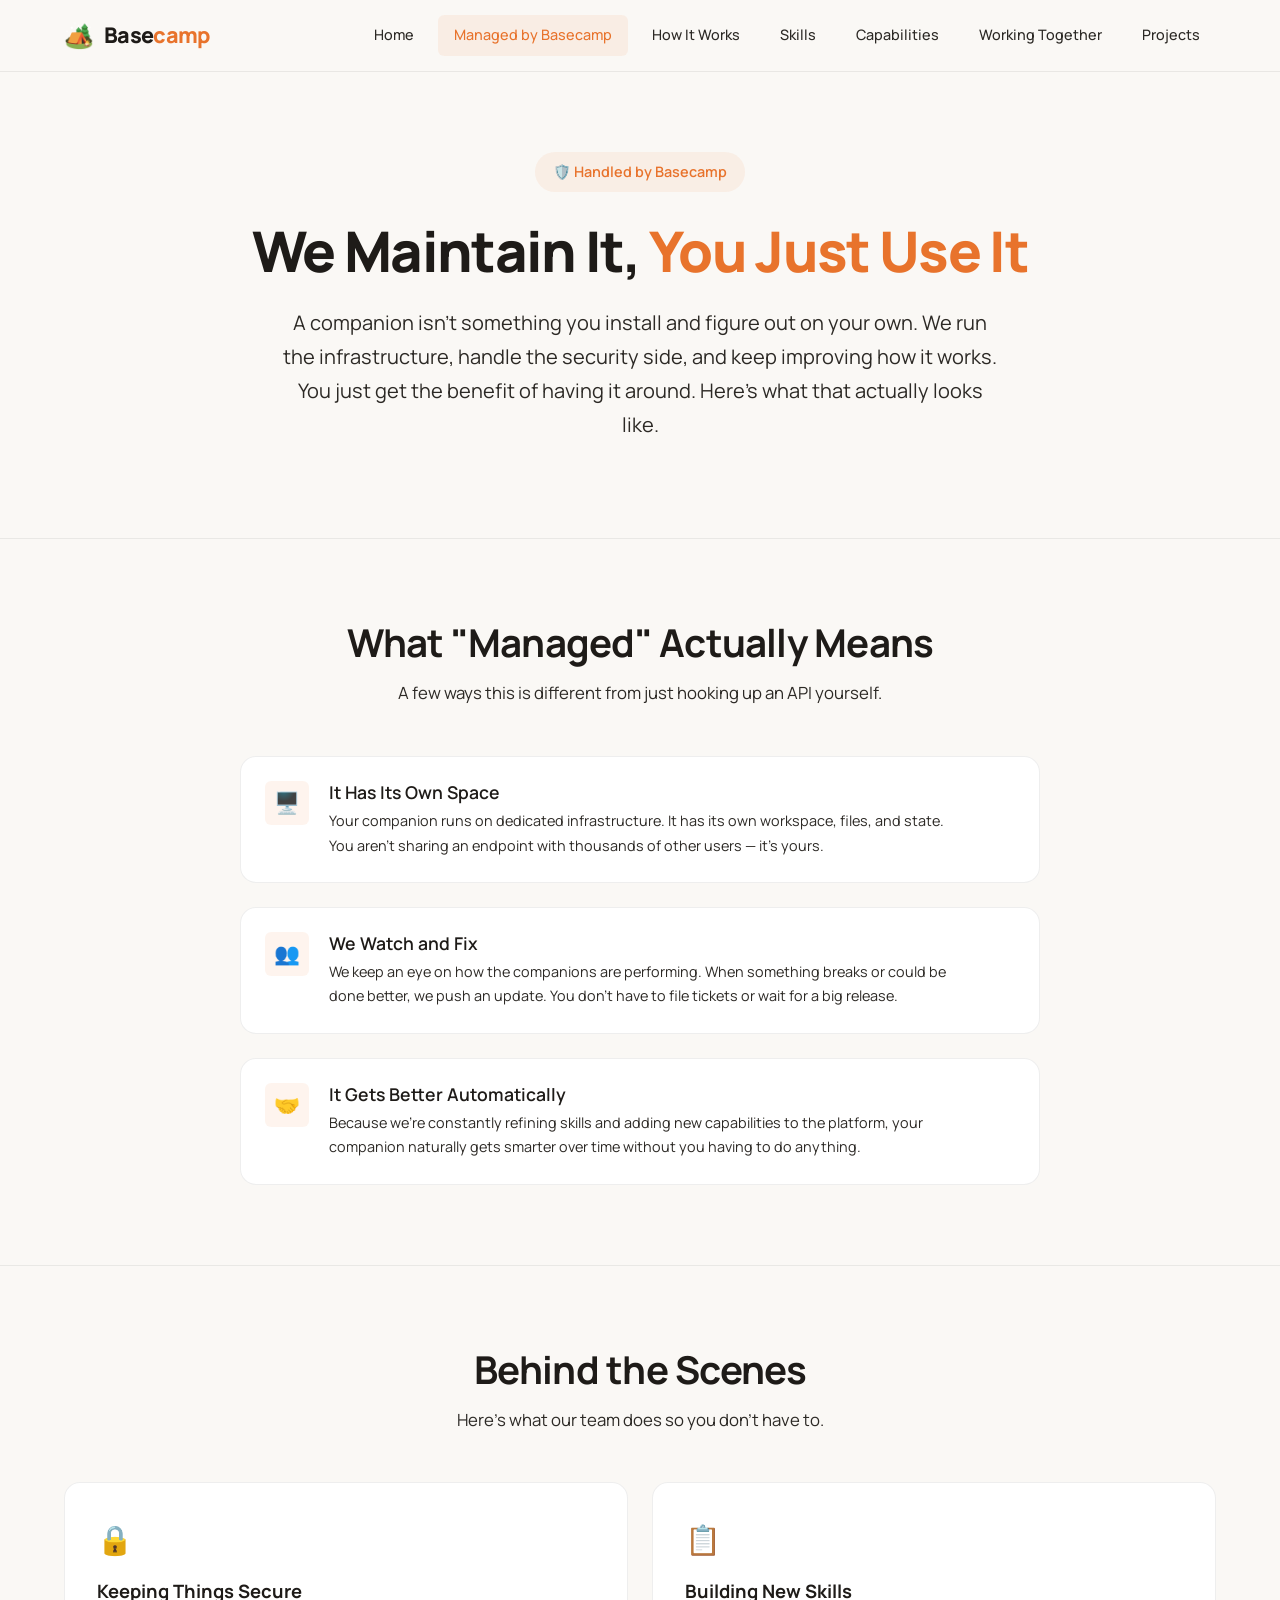
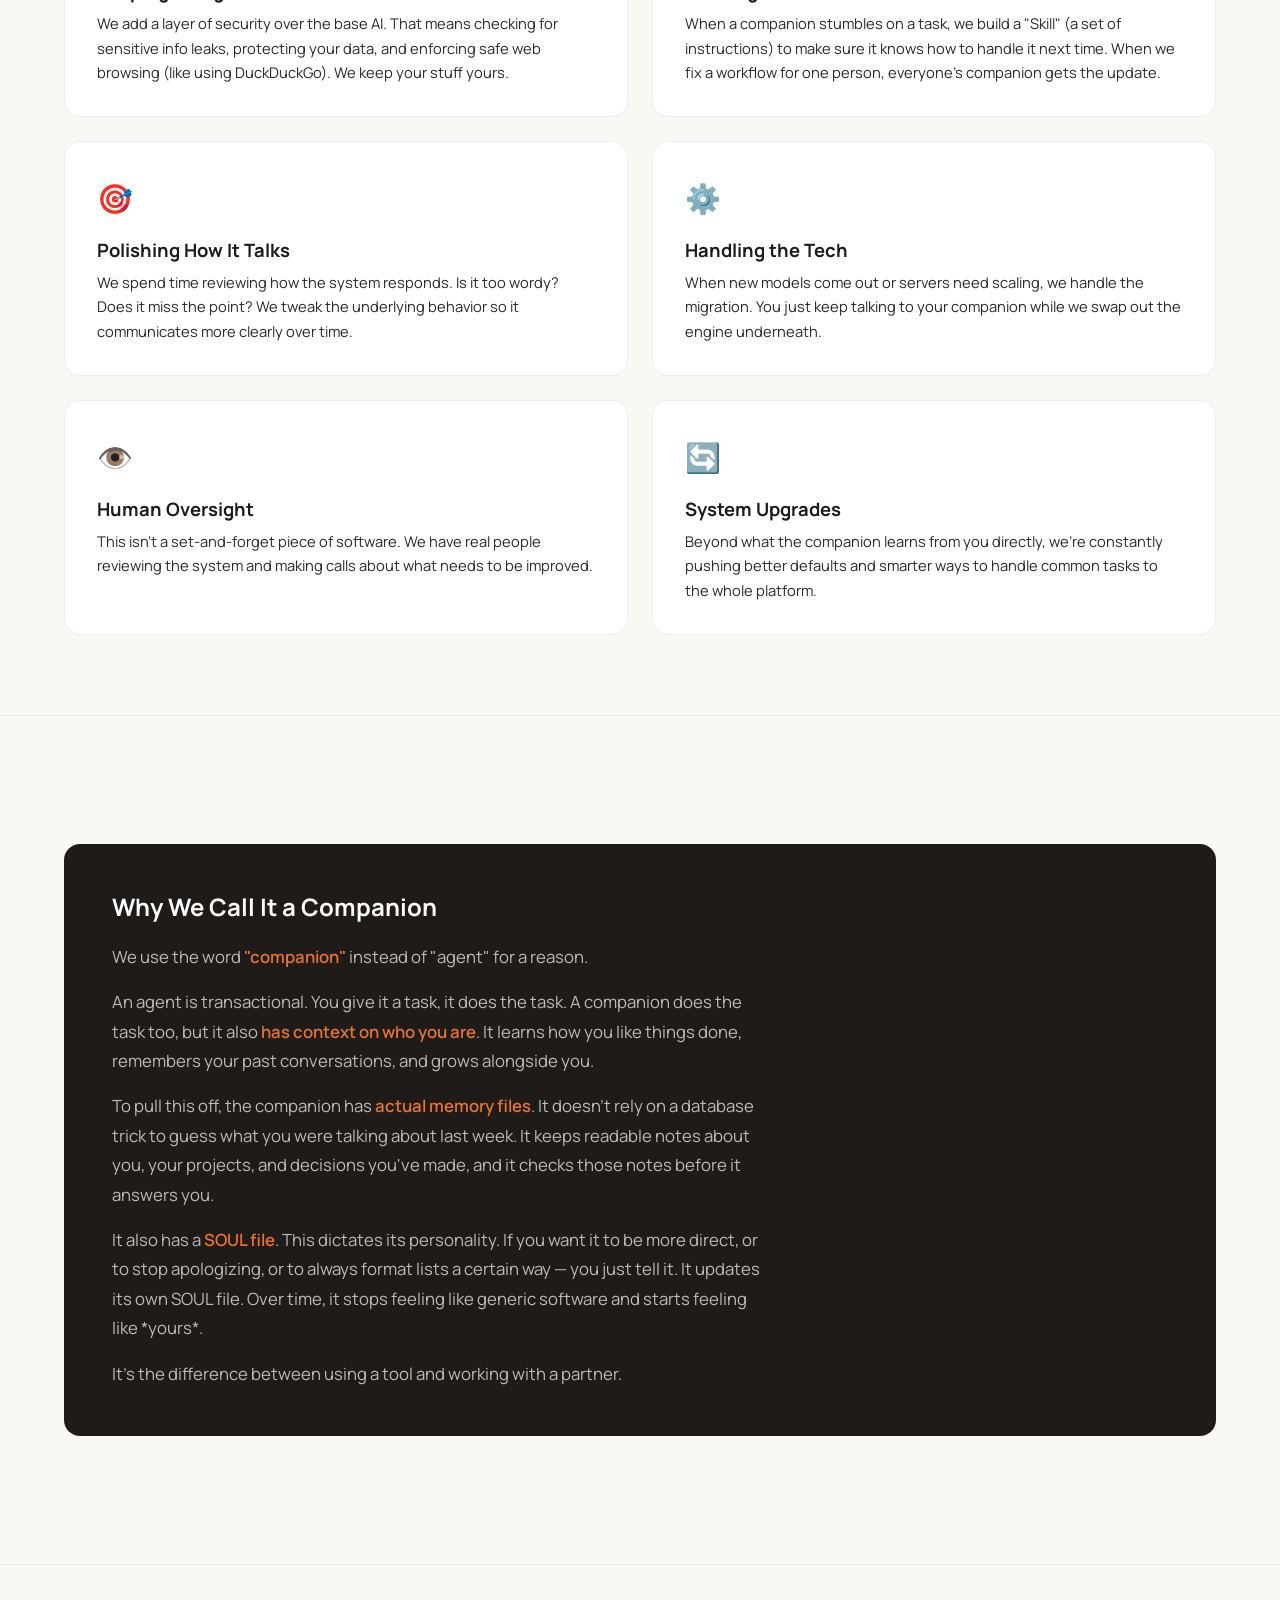
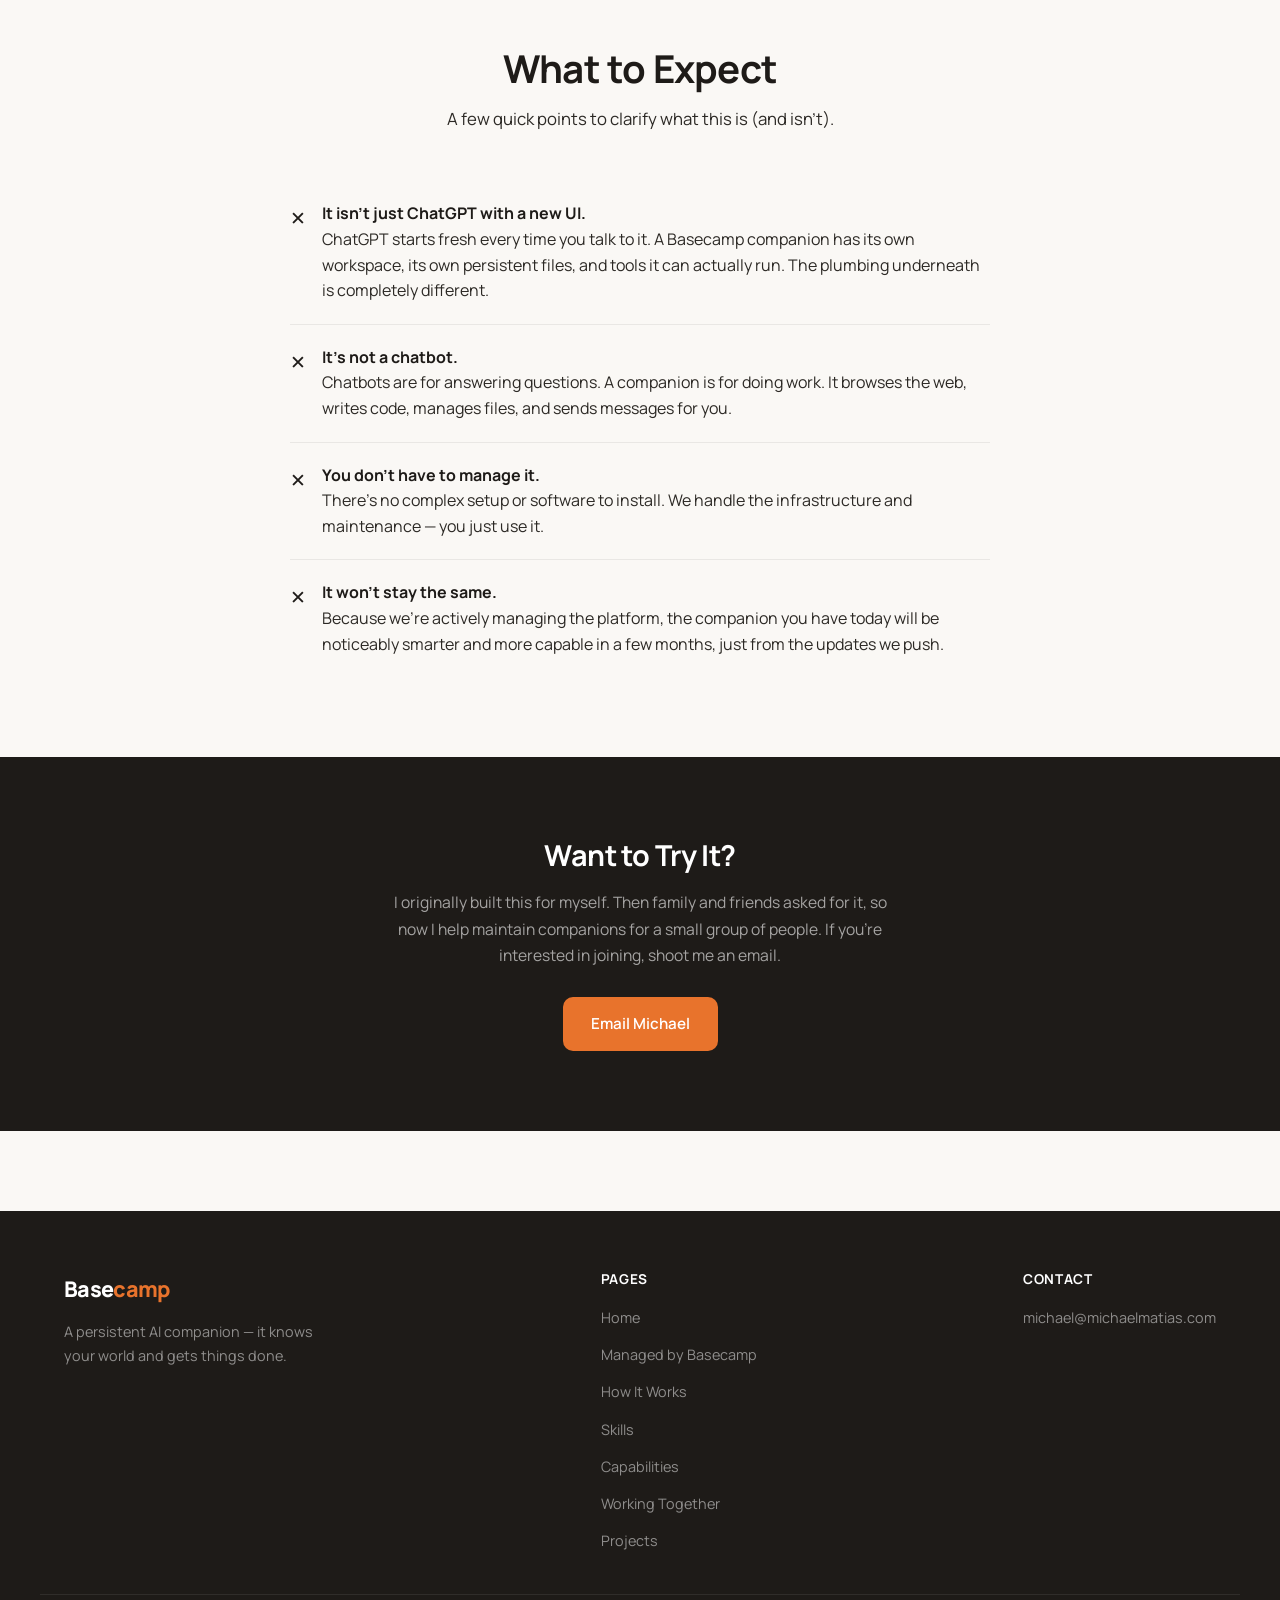
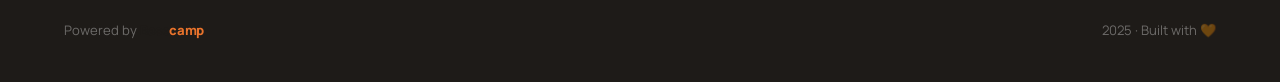
<file: managed.html>
<!DOCTYPE html>
<html lang="en">
<head>
  <meta charset="UTF-8">
  <meta name="viewport" content="width=device-width, initial-scale=1.0">
  <title>Managed by Basecamp — Basecamp Companion</title>
  <meta name="description" content="What it means to have a managed AI companion — security, updates, human oversight, and continuous improvement by the Basecamp team.">
  <link rel="stylesheet" href="styles.css">
  <link rel="icon" href="data:image/svg+xml,<svg xmlns='http://www.w3.org/2000/svg' viewBox='0 0 100 100'><text y='.9em' font-size='90'>🏕️</text></svg>">
</head>
<body>

  <!-- ============ NAVIGATION ============ -->
  <nav class="nav">
    <div class="nav-inner">
      <a href="index.html" class="nav-brand">
        <span class="companion-emoji">🏕️</span>
        <span class="wordmark"><span class="word-base">Base</span><span class="word-camp">camp</span></span>
      </a>
      <ul class="nav-links">
        <li><a href="index.html">Home</a></li>
        <li><a href="managed.html" class="active">Managed by Basecamp</a></li>
        <li><a href="architecture.html">How It Works</a></li>
        <li><a href="skills.html">Skills</a></li>
        <li><a href="capabilities.html">Capabilities</a></li>
        <li><a href="guide.html">Working Together</a></li>
        <li><a href="projects.html">Projects</a></li>
      </ul>
      <button class="nav-hamburger" onclick="toggleMenu()" aria-label="Toggle menu">
        <span></span><span></span><span></span>
      </button>
    </div>
  </nav>
  <div class="nav-mobile" id="mobileNav">
    <a href="index.html">Home</a>
    <a href="managed.html" class="active">Managed by Basecamp</a>
    <a href="architecture.html">How It Works</a>
    <a href="skills.html">Skills</a>
    <a href="capabilities.html">Capabilities</a>
    <a href="guide.html">Working Together</a>
    <a href="projects.html">Projects</a>
  </div>
  <div class="page-top"></div>

  <!-- ============ HERO ============ -->
  <section class="hero">
    <div class="container">
      <div class="hero-subtitle">🛡️ Handled by Basecamp</div>
      <h1>We Maintain It, <span class="text-orange">You Just Use It</span></h1>
      <p>
        A companion isn't something you install and figure out on your own. We run the infrastructure, handle the security side, and keep improving how it works. You just get the benefit of having it around. Here's what that actually looks like.
      </p>
    </div>
  </section>

  <hr class="section-divider">

  <!-- ============ WHY MANAGED MATTERS ============ -->
  <section class="section">
    <div class="container">
      <div class="section-header">
        <h2>What "Managed" Actually Means</h2>
        <p>A few ways this is different from just hooking up an API yourself.</p>
      </div>

      <div class="feature-list">
        <div class="feature-item animate-in">
          <div class="feature-icon">🖥️</div>
          <div>
            <h4>It Has Its Own Space</h4>
            <p>Your companion runs on dedicated infrastructure. It has its own workspace, files, and state. You aren't sharing an endpoint with thousands of other users — it's yours.</p>
          </div>
        </div>
        <div class="feature-item animate-in">
          <div class="feature-icon">👥</div>
          <div>
            <h4>We Watch and Fix</h4>
            <p>We keep an eye on how the companions are performing. When something breaks or could be done better, we push an update. You don't have to file tickets or wait for a big release.</p>
          </div>
        </div>
        <div class="feature-item animate-in">
          <div class="feature-icon">🤝</div>
          <div>
            <h4>It Gets Better Automatically</h4>
            <p>Because we're constantly refining skills and adding new capabilities to the platform, your companion naturally gets smarter over time without you having to do anything.</p>
          </div>
        </div>
      </div>
    </div>
  </section>

  <hr class="section-divider">

  <!-- ============ WHAT MANAGED MEANS IN PRACTICE ============ -->
  <section class="section">
    <div class="container">
      <div class="section-header">
        <h2>Behind the Scenes</h2>
        <p>Here's what our team does so you don't have to.</p>
      </div>

      <div class="managed-grid">
        <div class="managed-card animate-in">
          <div class="managed-icon">🔒</div>
          <h3>Keeping Things Secure</h3>
          <p>We add a layer of security over the base AI. That means checking for sensitive info leaks, protecting your data, and enforcing safe web browsing (like using DuckDuckGo). We keep your stuff yours.</p>
        </div>
        <div class="managed-card animate-in">
          <div class="managed-icon">📋</div>
          <h3>Building New Skills</h3>
          <p>When a companion stumbles on a task, we build a "Skill" (a set of instructions) to make sure it knows how to handle it next time. When we fix a workflow for one person, everyone's companion gets the update.</p>
        </div>
        <div class="managed-card animate-in">
          <div class="managed-icon">🎯</div>
          <h3>Polishing How It Talks</h3>
          <p>We spend time reviewing how the system responds. Is it too wordy? Does it miss the point? We tweak the underlying behavior so it communicates more clearly over time.</p>
        </div>
        <div class="managed-card animate-in">
          <div class="managed-icon">⚙️</div>
          <h3>Handling the Tech</h3>
          <p>When new models come out or servers need scaling, we handle the migration. You just keep talking to your companion while we swap out the engine underneath.</p>
        </div>
        <div class="managed-card animate-in">
          <div class="managed-icon">👁️</div>
          <h3>Human Oversight</h3>
          <p>This isn't a set-and-forget piece of software. We have real people reviewing the system and making calls about what needs to be improved.</p>
        </div>
        <div class="managed-card animate-in">
          <div class="managed-icon">🔄</div>
          <h3>System Upgrades</h3>
          <p>Beyond what the companion learns from you directly, we're constantly pushing better defaults and smarter ways to handle common tasks to the whole platform.</p>
        </div>
      </div>
    </div>
  </section>

  <hr class="section-divider">

  <!-- ============ THE COMPANION PHILOSOPHY ============ -->
  <section class="section">
    <div class="container">
      <div class="philosophy-block">
        <h3>Why We Call It a Companion</h3>
        <p>We use the word <span class="highlight">"companion"</span> instead of "agent" for a reason.</p>
        <p>An agent is transactional. You give it a task, it does the task. A companion does the task too, but it also <span class="highlight">has context on who you are</span>. It learns how you like things done, remembers your past conversations, and grows alongside you.</p>
        <p>To pull this off, the companion has <span class="highlight">actual memory files</span>. It doesn't rely on a database trick to guess what you were talking about last week. It keeps readable notes about you, your projects, and decisions you've made, and it checks those notes before it answers you.</p>
        <p>It also has a <span class="highlight">SOUL file</span>. This dictates its personality. If you want it to be more direct, or to stop apologizing, or to always format lists a certain way — you just tell it. It updates its own SOUL file. Over time, it stops feeling like generic software and starts feeling like *yours*.</p>
        <p>It's the difference between using a tool and working with a partner.</p>
      </div>
    </div>
  </section>

  <hr class="section-divider">

  <!-- ============ WHAT THIS ISN'T ============ -->
  <section class="section">
    <div class="container">
      <div class="section-header">
        <h2>What to Expect</h2>
        <p>A few quick points to clarify what this is (and isn't).</p>
      </div>

      <ul class="not-list">
        <li class="animate-in">
          <span class="not-icon">✕</span>
          <div>
            <strong>It isn't just ChatGPT with a new UI.</strong>
            <p>ChatGPT starts fresh every time you talk to it. A Basecamp companion has its own workspace, its own persistent files, and tools it can actually run. The plumbing underneath is completely different.</p>
          </div>
        </li>
        <li class="animate-in">
          <span class="not-icon">✕</span>
          <div>
            <strong>It's not a chatbot.</strong>
            <p>Chatbots are for answering questions. A companion is for doing work. It browses the web, writes code, manages files, and sends messages for you.</p>
          </div>
        </li>
        <li class="animate-in">
          <span class="not-icon">✕</span>
          <div>
            <strong>You don't have to manage it.</strong>
            <p>There's no complex setup or software to install. We handle the infrastructure and maintenance — you just use it.</p>
          </div>
        </li>
        <li class="animate-in">
          <span class="not-icon">✕</span>
          <div>
            <strong>It won't stay the same.</strong>
            <p>Because we're actively managing the platform, the companion you have today will be noticeably smarter and more capable in a few months, just from the updates we push.</p>
          </div>
        </li>
      </ul>
    </div>
  </section>

  <!-- ============ CTA SECTION ============ -->
  <section class="cta-section">
    <div class="container">
      <h2>Want to Try It?</h2>
      <p>I originally built this for myself. Then family and friends asked for it, so now I help maintain companions for a small group of people. If you're interested in joining, shoot me an email.</p>
      <a href="mailto:michael@michaelmatias.com?subject=Basecamp%20Companion" class="btn btn-primary">Email Michael</a>
    </div>
  </section>

  <!-- ============ FOOTER ============ -->
  <footer class="footer">
    <div class="footer-inner">
      <div class="footer-brand">
        <div class="wordmark"><span class="word-base">Base</span><span class="word-camp">camp</span></div>
        <p>A persistent AI companion — it knows your world and gets things done.</p>
      </div>
      <div class="footer-links">
        <h5>Pages</h5>
        <ul>
          <li><a href="index.html">Home</a></li>
          <li><a href="managed.html">Managed by Basecamp</a></li>
          <li><a href="architecture.html">How It Works</a></li>
          <li><a href="skills.html">Skills</a></li>
          <li><a href="capabilities.html">Capabilities</a></li>
          <li><a href="guide.html">Working Together</a></li>
          <li><a href="projects.html">Projects</a></li>
        </ul>
      </div>
      <div class="footer-links">
        <h5>Contact</h5>
        <ul>
          <li><a href="mailto:michael@michaelmatias.com">michael@michaelmatias.com</a></li>
        </ul>
      </div>
    </div>
    <div class="footer-bottom">
      <span>Powered by <span class="wordmark" style="font-size: 0.82rem;"><span class="word-base">Base</span><span class="word-camp">camp</span></span></span>
      <span>2025 · Built with 🧡</span>
    </div>
  </footer>

  <script>
    function toggleMenu() {
      document.querySelector('.nav-hamburger').classList.toggle('open');
      document.getElementById('mobileNav').classList.toggle('open');
    }

    document.querySelectorAll('.nav-mobile a').forEach(link => {
      link.addEventListener('click', () => {
        document.querySelector('.nav-hamburger').classList.remove('open');
        document.getElementById('mobileNav').classList.remove('open');
      });
    });

    const observer = new IntersectionObserver((entries) => {
      entries.forEach(entry => {
        if (entry.isIntersecting) {
          entry.target.style.animationPlayState = 'running';
        }
      });
    }, { threshold: 0.1 });

    document.querySelectorAll('.animate-in').forEach(el => {
      el.style.animationPlayState = 'paused';
      observer.observe(el);
    });
  </script>
</body>
</html>
</file>
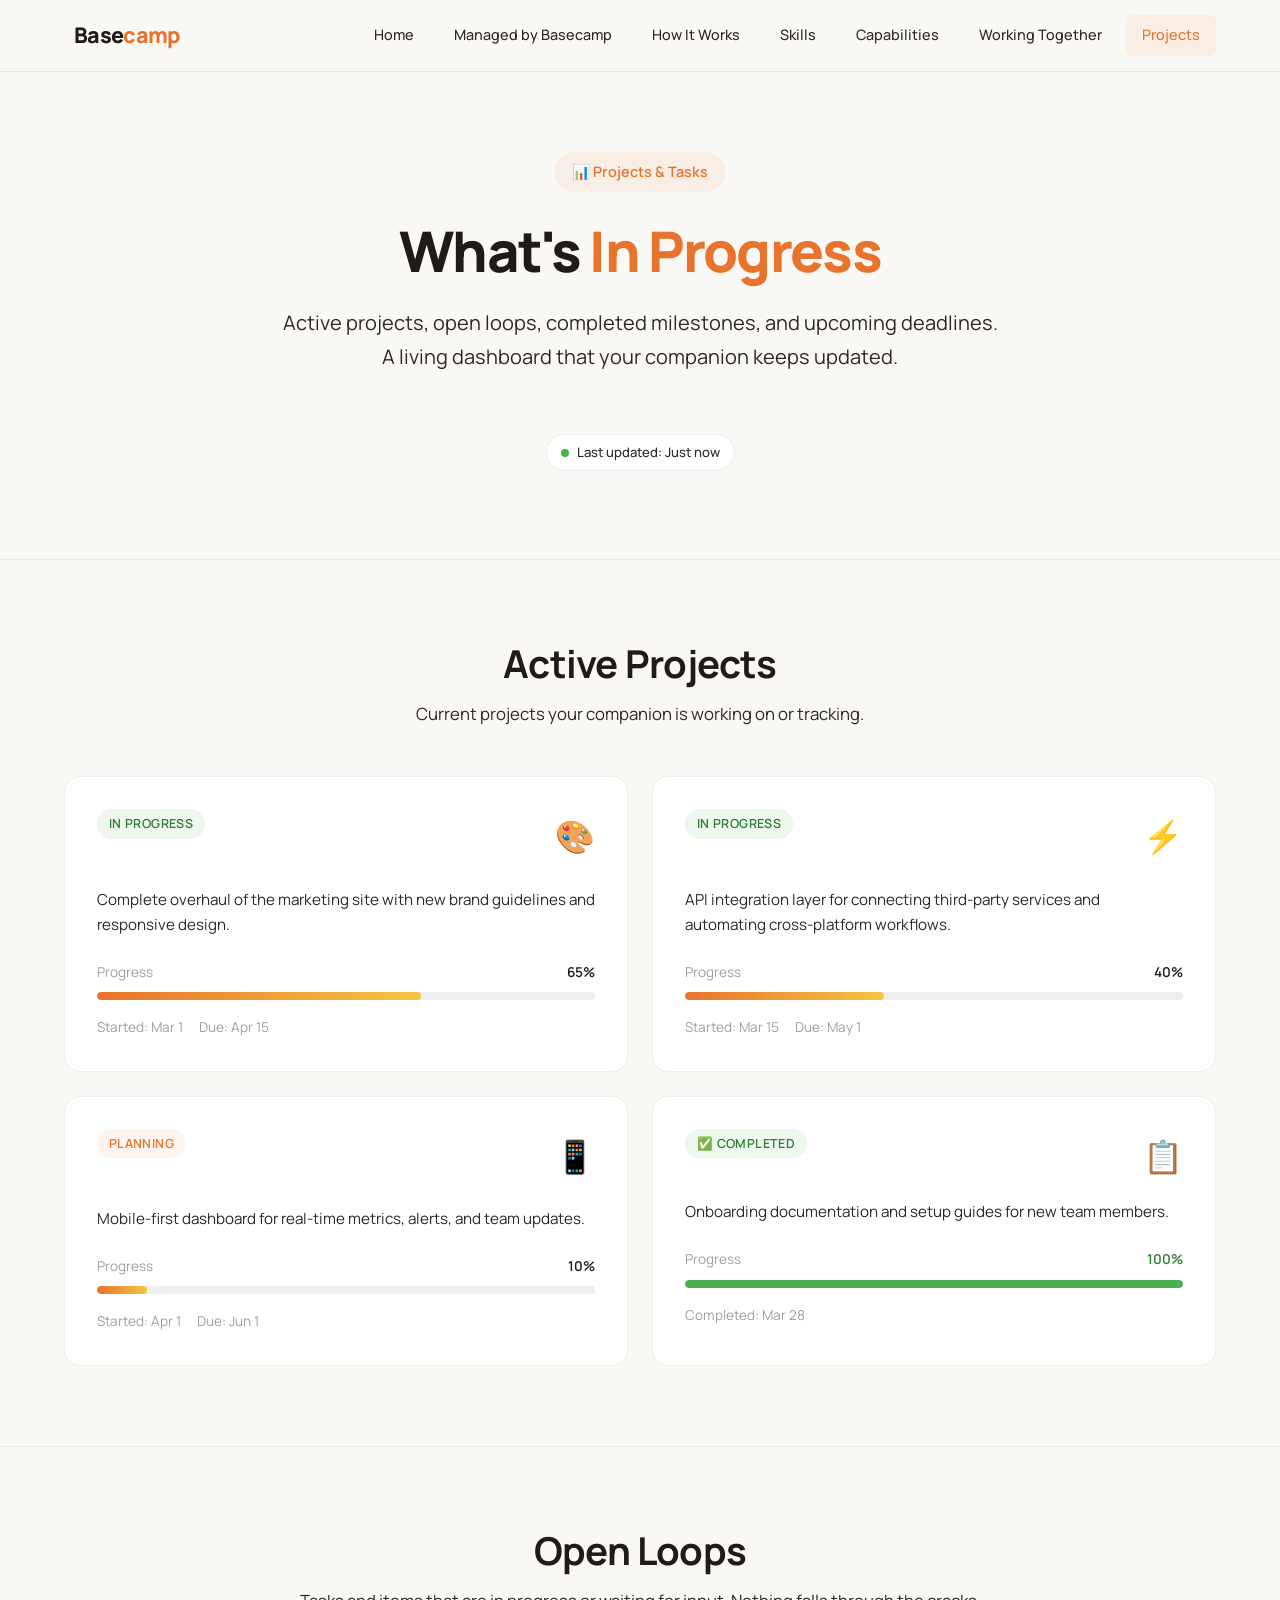
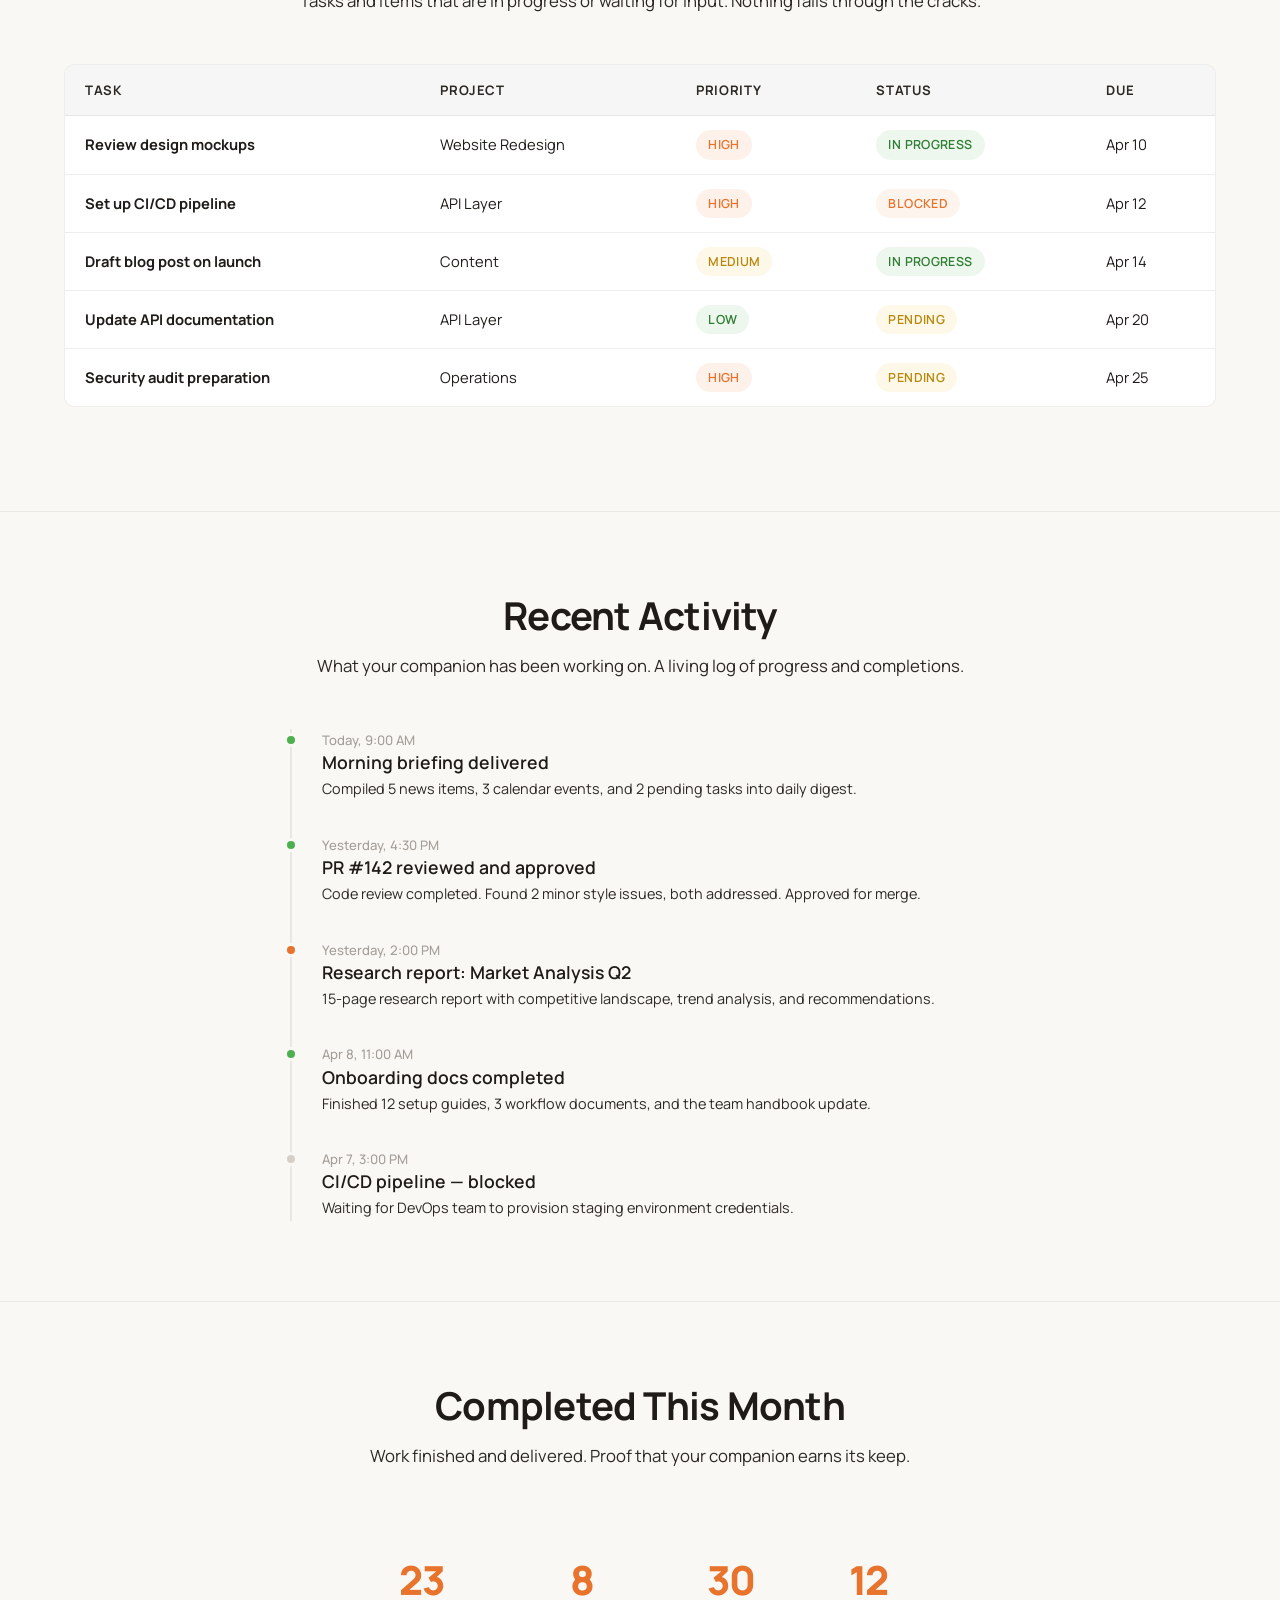
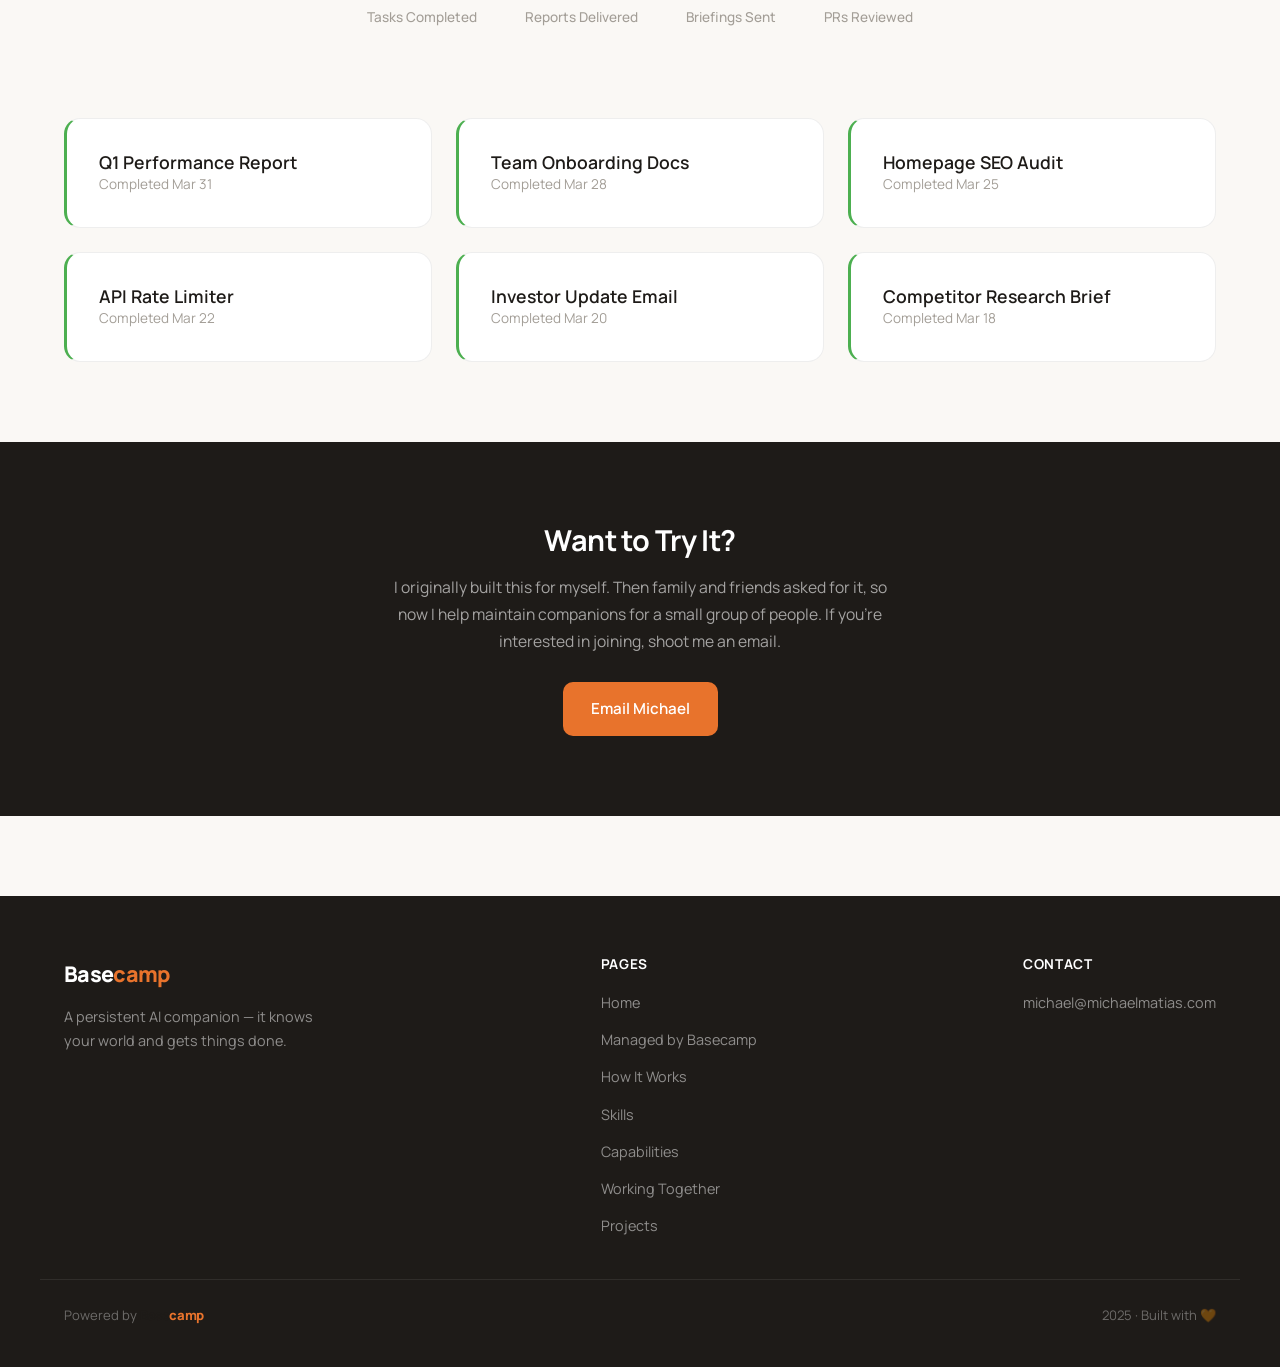
<file: projects.html>
<!DOCTYPE html>
<html lang="en">
<head>
  <meta charset="UTF-8">
  <meta name="viewport" content="width=device-width, initial-scale=1.0">
  <title>Projects & Tasks — <!-- COMPANION_NAME --> · Basecamp</title>
  <meta name="description" content="Active projects, timelines, open loops, and completed work. Your companion's task dashboard.">
  <link rel="stylesheet" href="styles.css">
  <link rel="icon" href="data:image/svg+xml,<svg xmlns='http://www.w3.org/2000/svg' viewBox='0 0 100 100'><text y='.9em' font-size='90'><!-- COMPANION_EMOJI --></text></svg>">
</head>
<body>

  <!-- ============ NAVIGATION ============ -->
  <nav class="nav">
    <div class="nav-inner">
      <a href="index.html" class="nav-brand">
        <span class="companion-emoji"><!-- COMPANION_EMOJI --></span>
        <span class="wordmark"><span class="word-base">Base</span><span class="word-camp">camp</span></span>
      </a>
      <ul class="nav-links">
        <li><a href="index.html">Home</a></li>
        <li><a href="managed.html">Managed by Basecamp</a></li>
        <li><a href="architecture.html">How It Works</a></li>
        <li><a href="skills.html">Skills</a></li>
        <li><a href="capabilities.html">Capabilities</a></li>
        <li><a href="guide.html">Working Together</a></li>
        <li><a href="projects.html" class="active">Projects</a></li>
      </ul>
      <button class="nav-hamburger" onclick="toggleMenu()" aria-label="Toggle menu">
        <span></span><span></span><span></span>
      </button>
    </div>
  </nav>
  <div class="nav-mobile" id="mobileNav">
    <a href="index.html">Home</a>
    <a href="managed.html">Managed by Basecamp</a>
    <a href="architecture.html">How It Works</a>
    <a href="skills.html">Skills</a>
    <a href="capabilities.html">Capabilities</a>
    <a href="guide.html">Working Together</a>
    <a href="projects.html" class="active">Projects</a>
  </div>
  <div class="page-top"></div>

  <!-- ============ HERO ============ -->
  <section class="hero">
    <div class="container">
      <div class="hero-subtitle">📊 Projects & Tasks</div>
      <h1>What's <span class="text-orange">In Progress</span></h1>
      <p>
        Active projects, open loops, completed milestones, and upcoming deadlines. A living dashboard that your companion keeps updated.
      </p>
      <div class="hero-badge mt-24">
        <span class="status-dot"></span>
        <!-- PROJECT_LAST_UPDATED -->
        Last updated: Just now
      </div>
    </div>
  </section>

  <hr class="section-divider">

  <!-- ============ ACTIVE PROJECTS ============ -->
  <section class="section">
    <div class="container">
      <div class="section-header">
        <h2>Active Projects</h2>
        <p>Current projects your companion is working on or tracking.</p>
      </div>

      <!-- PROJECT TEMPLATE: Duplicate this card for each project -->
      <div class="card-grid cols-2">

        <!-- PROJECT_CARD_1 -->
        <div class="card animate-in">
          <div style="display: flex; justify-content: space-between; align-items: flex-start; margin-bottom: 16px;">
            <div>
              <span class="badge badge-active mb-16">In Progress</span>
              <h3 class="mt-16"><!-- PROJECT_1_NAME (e.g. "Website Redesign") --></h3>
            </div>
            <span style="font-size: 2rem;"><!-- PROJECT_1_EMOJI (e.g. "🎨") -->🎨</span>
          </div>
          <p><!-- PROJECT_1_DESCRIPTION (e.g. "Complete overhaul of the marketing site with new brand guidelines.") -->
            Complete overhaul of the marketing site with new brand guidelines and responsive design.
          </p>
          <div class="mt-24">
            <div style="display: flex; justify-content: space-between; font-size: 0.85rem; margin-bottom: 8px;">
              <span class="text-muted">Progress</span>
              <!-- PROJECT_1_PROGRESS -->
              <span style="font-weight: 600;">65%</span>
            </div>
            <div class="progress-bar">
              <!-- PROJECT_1_PROGRESS_VALUE -->
              <div class="progress-fill" style="width: 65%;"></div>
            </div>
          </div>
          <div class="mt-16" style="display: flex; gap: 16px; font-size: 0.85rem;">
            <span class="text-muted"><!-- PROJECT_1_STARTED -->Started: Mar 1</span>
            <span class="text-muted"><!-- PROJECT_1_DUE -->Due: Apr 15</span>
          </div>
        </div>

        <!-- PROJECT_CARD_2 -->
        <div class="card animate-in">
          <div style="display: flex; justify-content: space-between; align-items: flex-start; margin-bottom: 16px;">
            <div>
              <span class="badge badge-active mb-16">In Progress</span>
              <h3 class="mt-16"><!-- PROJECT_2_NAME --></h3>
            </div>
            <span style="font-size: 2rem;"><!-- PROJECT_2_EMOJI -->⚡</span>
          </div>
          <p><!-- PROJECT_2_DESCRIPTION -->
            API integration layer for connecting third-party services and automating cross-platform workflows.
          </p>
          <div class="mt-24">
            <div style="display: flex; justify-content: space-between; font-size: 0.85rem; margin-bottom: 8px;">
              <span class="text-muted">Progress</span>
              <span style="font-weight: 600;">40%</span>
            </div>
            <div class="progress-bar">
              <div class="progress-fill" style="width: 40%;"></div>
            </div>
          </div>
          <div class="mt-16" style="display: flex; gap: 16px; font-size: 0.85rem;">
            <span class="text-muted">Started: Mar 15</span>
            <span class="text-muted">Due: May 1</span>
          </div>
        </div>

        <!-- PROJECT_CARD_3: Planning phase -->
        <div class="card animate-in">
          <div style="display: flex; justify-content: space-between; align-items: flex-start; margin-bottom: 16px;">
            <div>
              <span class="badge badge-available mb-16">Planning</span>
              <h3 class="mt-16"><!-- PROJECT_3_NAME --></h3>
            </div>
            <span style="font-size: 2rem;"><!-- PROJECT_3_EMOJI -->📱</span>
          </div>
          <p><!-- PROJECT_3_DESCRIPTION -->
            Mobile-first dashboard for real-time metrics, alerts, and team updates.
          </p>
          <div class="mt-24">
            <div style="display: flex; justify-content: space-between; font-size: 0.85rem; margin-bottom: 8px;">
              <span class="text-muted">Progress</span>
              <span style="font-weight: 600;">10%</span>
            </div>
            <div class="progress-bar">
              <div class="progress-fill" style="width: 10%;"></div>
            </div>
          </div>
          <div class="mt-16" style="display: flex; gap: 16px; font-size: 0.85rem;">
            <span class="text-muted">Started: Apr 1</span>
            <span class="text-muted">Due: Jun 1</span>
          </div>
        </div>

        <!-- PROJECT_CARD_4: Completed -->
        <div class="card animate-in" style="opacity: 0.75;">
          <div style="display: flex; justify-content: space-between; align-items: flex-start; margin-bottom: 16px;">
            <div>
              <span class="badge" style="background: rgba(76,175,80,0.1); color: #2E7D32;">✅ Completed</span>
              <h3 class="mt-16"><!-- PROJECT_4_NAME --></h3>
            </div>
            <span style="font-size: 2rem;"><!-- PROJECT_4_EMOJI -->📋</span>
          </div>
          <p><!-- PROJECT_4_DESCRIPTION -->
            Onboarding documentation and setup guides for new team members.
          </p>
          <div class="mt-24">
            <div style="display: flex; justify-content: space-between; font-size: 0.85rem; margin-bottom: 8px;">
              <span class="text-muted">Progress</span>
              <span style="font-weight: 600; color: #2E7D32;">100%</span>
            </div>
            <div class="progress-bar">
              <div class="progress-fill" style="width: 100%; background: #4CAF50;"></div>
            </div>
          </div>
          <div class="mt-16" style="display: flex; gap: 16px; font-size: 0.85rem;">
            <span class="text-muted">Completed: Mar 28</span>
          </div>
        </div>
      </div>

      <!-- ADD MORE PROJECTS: Copy a project card above and customize the template variables -->
    </div>
  </section>

  <hr class="section-divider">

  <!-- ============ OPEN LOOPS ============ -->
  <section class="section">
    <div class="container">
      <div class="section-header">
        <h2>Open Loops</h2>
        <p>Tasks and items that are in progress or waiting for input. Nothing falls through the cracks.</p>
      </div>

      <div class="table-wrap">
        <table>
          <thead>
            <tr>
              <th>Task</th>
              <th>Project</th>
              <th>Priority</th>
              <th>Status</th>
              <th>Due</th>
            </tr>
          </thead>
          <tbody>
            <!-- TASK_TABLE_ROWS — Customize with your companion's actual tasks -->
            <tr>
              <td><strong><!-- TASK_1_NAME -->Review design mockups</strong></td>
              <td><!-- TASK_1_PROJECT -->Website Redesign</td>
              <td><span class="badge" style="background: rgba(232,115,44,0.1); color: var(--orange);">High</span></td>
              <td><span class="badge badge-active">In Progress</span></td>
              <td><!-- TASK_1_DUE -->Apr 10</td>
            </tr>
            <tr>
              <td><strong><!-- TASK_2_NAME -->Set up CI/CD pipeline</strong></td>
              <td><!-- TASK_2_PROJECT -->API Layer</td>
              <td><span class="badge" style="background: rgba(232,115,44,0.1); color: var(--orange);">High</span></td>
              <td><span class="badge badge-available">Blocked</span></td>
              <td><!-- TASK_2_DUE -->Apr 12</td>
            </tr>
            <tr>
              <td><strong><!-- TASK_3_NAME -->Draft blog post on launch</strong></td>
              <td><!-- TASK_3_PROJECT -->Content</td>
              <td><span class="badge" style="background: var(--gold-light); color: #B8860B;">Medium</span></td>
              <td><span class="badge badge-active">In Progress</span></td>
              <td><!-- TASK_3_DUE -->Apr 14</td>
            </tr>
            <tr>
              <td><strong><!-- TASK_4_NAME -->Update API documentation</strong></td>
              <td><!-- TASK_4_PROJECT -->API Layer</td>
              <td><span class="badge" style="background: rgba(76,175,80,0.1); color: #2E7D32;">Low</span></td>
              <td><span class="badge badge-coming">Pending</span></td>
              <td><!-- TASK_4_DUE -->Apr 20</td>
            </tr>
            <tr>
              <td><strong><!-- TASK_5_NAME -->Security audit preparation</strong></td>
              <td><!-- TASK_5_PROJECT -->Operations</td>
              <td><span class="badge" style="background: rgba(232,115,44,0.1); color: var(--orange);">High</span></td>
              <td><span class="badge badge-coming">Pending</span></td>
              <td><!-- TASK_5_DUE -->Apr 25</td>
            </tr>
          </tbody>
        </table>
      </div>
    </div>
  </section>

  <hr class="section-divider">

  <!-- ============ TIMELINE ============ -->
  <section class="section">
    <div class="container">
      <div class="section-header">
        <h2>Recent Activity</h2>
        <p>What your companion has been working on. A living log of progress and completions.</p>
      </div>

      <div style="max-width: 700px; margin: 0 auto;">
        <div class="timeline">
          <!-- TIMELINE_ITEMS — Customize with your companion's actual activity -->
          <div class="timeline-item animate-in">
            <div class="timeline-dot completed"></div>
            <div class="timeline-date"><!-- TIMELINE_1_DATE -->Today, 9:00 AM</div>
            <h4><!-- TIMELINE_1_TITLE -->Morning briefing delivered</h4>
            <p><!-- TIMELINE_1_DESC -->Compiled 5 news items, 3 calendar events, and 2 pending tasks into daily digest.</p>
          </div>

          <div class="timeline-item animate-in">
            <div class="timeline-dot completed"></div>
            <div class="timeline-date"><!-- TIMELINE_2_DATE -->Yesterday, 4:30 PM</div>
            <h4><!-- TIMELINE_2_TITLE -->PR #142 reviewed and approved</h4>
            <p><!-- TIMELINE_2_DESC -->Code review completed. Found 2 minor style issues, both addressed. Approved for merge.</p>
          </div>

          <div class="timeline-item animate-in">
            <div class="timeline-dot"></div>
            <div class="timeline-date"><!-- TIMELINE_3_DATE -->Yesterday, 2:00 PM</div>
            <h4><!-- TIMELINE_3_TITLE -->Research report: Market Analysis Q2</h4>
            <p><!-- TIMELINE_3_DESC -->15-page research report with competitive landscape, trend analysis, and recommendations.</p>
          </div>

          <div class="timeline-item animate-in">
            <div class="timeline-dot completed"></div>
            <div class="timeline-date"><!-- TIMELINE_4_DATE -->Apr 8, 11:00 AM</div>
            <h4><!-- TIMELINE_4_TITLE -->Onboarding docs completed</h4>
            <p><!-- TIMELINE_4_DESC -->Finished 12 setup guides, 3 workflow documents, and the team handbook update.</p>
          </div>

          <div class="timeline-item animate-in">
            <div class="timeline-dot pending"></div>
            <div class="timeline-date"><!-- TIMELINE_5_DATE -->Apr 7, 3:00 PM</div>
            <h4><!-- TIMELINE_5_TITLE -->CI/CD pipeline — blocked</h4>
            <p><!-- TIMELINE_5_DESC -->Waiting for DevOps team to provision staging environment credentials.</p>
          </div>
        </div>
      </div>
    </div>
  </section>

  <hr class="section-divider">

  <!-- ============ COMPLETED WORK ============ -->
  <section class="section">
    <div class="container">
      <div class="section-header">
        <h2>Completed This Month</h2>
        <p>Work finished and delivered. Proof that your companion earns its keep.</p>
      </div>

      <div class="stats-row mb-48">
        <div class="stat animate-in">
          <!-- COMPLETED_TASKS_COUNT -->
          <div class="stat-value">23</div>
          <div class="stat-label">Tasks Completed</div>
        </div>
        <div class="stat animate-in">
          <!-- COMPLETED_REPORTS_COUNT -->
          <div class="stat-value">8</div>
          <div class="stat-label">Reports Delivered</div>
        </div>
        <div class="stat animate-in">
          <!-- COMPLETED_BRIEFINGS_COUNT -->
          <div class="stat-value">30</div>
          <div class="stat-label">Briefings Sent</div>
        </div>
        <div class="stat animate-in">
          <!-- COMPLETED_PRS_COUNT -->
          <div class="stat-value">12</div>
          <div class="stat-label">PRs Reviewed</div>
        </div>
      </div>

      <div class="card-grid cols-3">
        <!-- COMPLETED_ITEMS — Add your companion's completed work here -->
        <div class="card animate-in" style="border-left: 3px solid #4CAF50;">
          <h4><!-- COMPLETED_1 -->Q1 Performance Report</h4>
          <p class="text-muted" style="font-size: 0.85rem;">Completed Mar 31</p>
        </div>
        <div class="card animate-in" style="border-left: 3px solid #4CAF50;">
          <h4><!-- COMPLETED_2 -->Team Onboarding Docs</h4>
          <p class="text-muted" style="font-size: 0.85rem;">Completed Mar 28</p>
        </div>
        <div class="card animate-in" style="border-left: 3px solid #4CAF50;">
          <h4><!-- COMPLETED_3 -->Homepage SEO Audit</h4>
          <p class="text-muted" style="font-size: 0.85rem;">Completed Mar 25</p>
        </div>
        <div class="card animate-in" style="border-left: 3px solid #4CAF50;">
          <h4><!-- COMPLETED_4 -->API Rate Limiter</h4>
          <p class="text-muted" style="font-size: 0.85rem;">Completed Mar 22</p>
        </div>
        <div class="card animate-in" style="border-left: 3px solid #4CAF50;">
          <h4><!-- COMPLETED_5 -->Investor Update Email</h4>
          <p class="text-muted" style="font-size: 0.85rem;">Completed Mar 20</p>
        </div>
        <div class="card animate-in" style="border-left: 3px solid #4CAF50;">
          <h4><!-- COMPLETED_6 -->Competitor Research Brief</h4>
          <p class="text-muted" style="font-size: 0.85rem;">Completed Mar 18</p>
        </div>
      </div>
    </div>
  </section>

  <!-- ============ CTA SECTION ============ -->
  <section class="cta-section">
    <div class="container">
      <h2>Want to Try It?</h2>
      <p>I originally built this for myself. Then family and friends asked for it, so now I help maintain companions for a small group of people. If you're interested in joining, shoot me an email.</p>
      <a href="mailto:michael@michaelmatias.com?subject=Basecamp%20Companion" class="btn btn-primary">Email Michael</a>
    </div>
  </section>

  <!-- ============ FOOTER ============ -->
  <footer class="footer">
    <div class="footer-inner">
      <div class="footer-brand">
        <div class="wordmark"><span class="word-base">Base</span><span class="word-camp">camp</span></div>
        <p>A persistent AI companion — it knows your world and gets things done.</p>
      </div>
      <div class="footer-links">
        <h5>Pages</h5>
        <ul>
          <li><a href="index.html">Home</a></li>
          <li><a href="managed.html">Managed by Basecamp</a></li>
          <li><a href="architecture.html">How It Works</a></li>
          <li><a href="skills.html">Skills</a></li>
          <li><a href="capabilities.html">Capabilities</a></li>
          <li><a href="guide.html">Working Together</a></li>
          <li><a href="projects.html">Projects</a></li>
        </ul>
      </div>
      <div class="footer-links">
        <h5>Contact</h5>
        <ul>
          <li><a href="mailto:michael@michaelmatias.com">michael@michaelmatias.com</a></li>
        </ul>
      </div>
    </div>
    <div class="footer-bottom">
      <span>Powered by <span class="wordmark" style="font-size: 0.82rem;"><span class="word-base">Base</span><span class="word-camp">camp</span></span></span>
      <span>2025 · Built with 🧡</span>
    </div>
  </footer>

  <script>
    function toggleMenu() {
      document.querySelector('.nav-hamburger').classList.toggle('open');
      document.getElementById('mobileNav').classList.toggle('open');
    }
    document.querySelectorAll('.nav-mobile a').forEach(link => {
      link.addEventListener('click', () => {
        document.querySelector('.nav-hamburger').classList.remove('open');
        document.getElementById('mobileNav').classList.remove('open');
      });
    });
    const observer = new IntersectionObserver((entries) => {
      entries.forEach(entry => {
        if (entry.isIntersecting) entry.target.style.animationPlayState = 'running';
      });
    }, { threshold: 0.1 });
    document.querySelectorAll('.animate-in').forEach(el => {
      el.style.animationPlayState = 'paused';
      observer.observe(el);
    });
  </script>
</body>
</html>
</file>
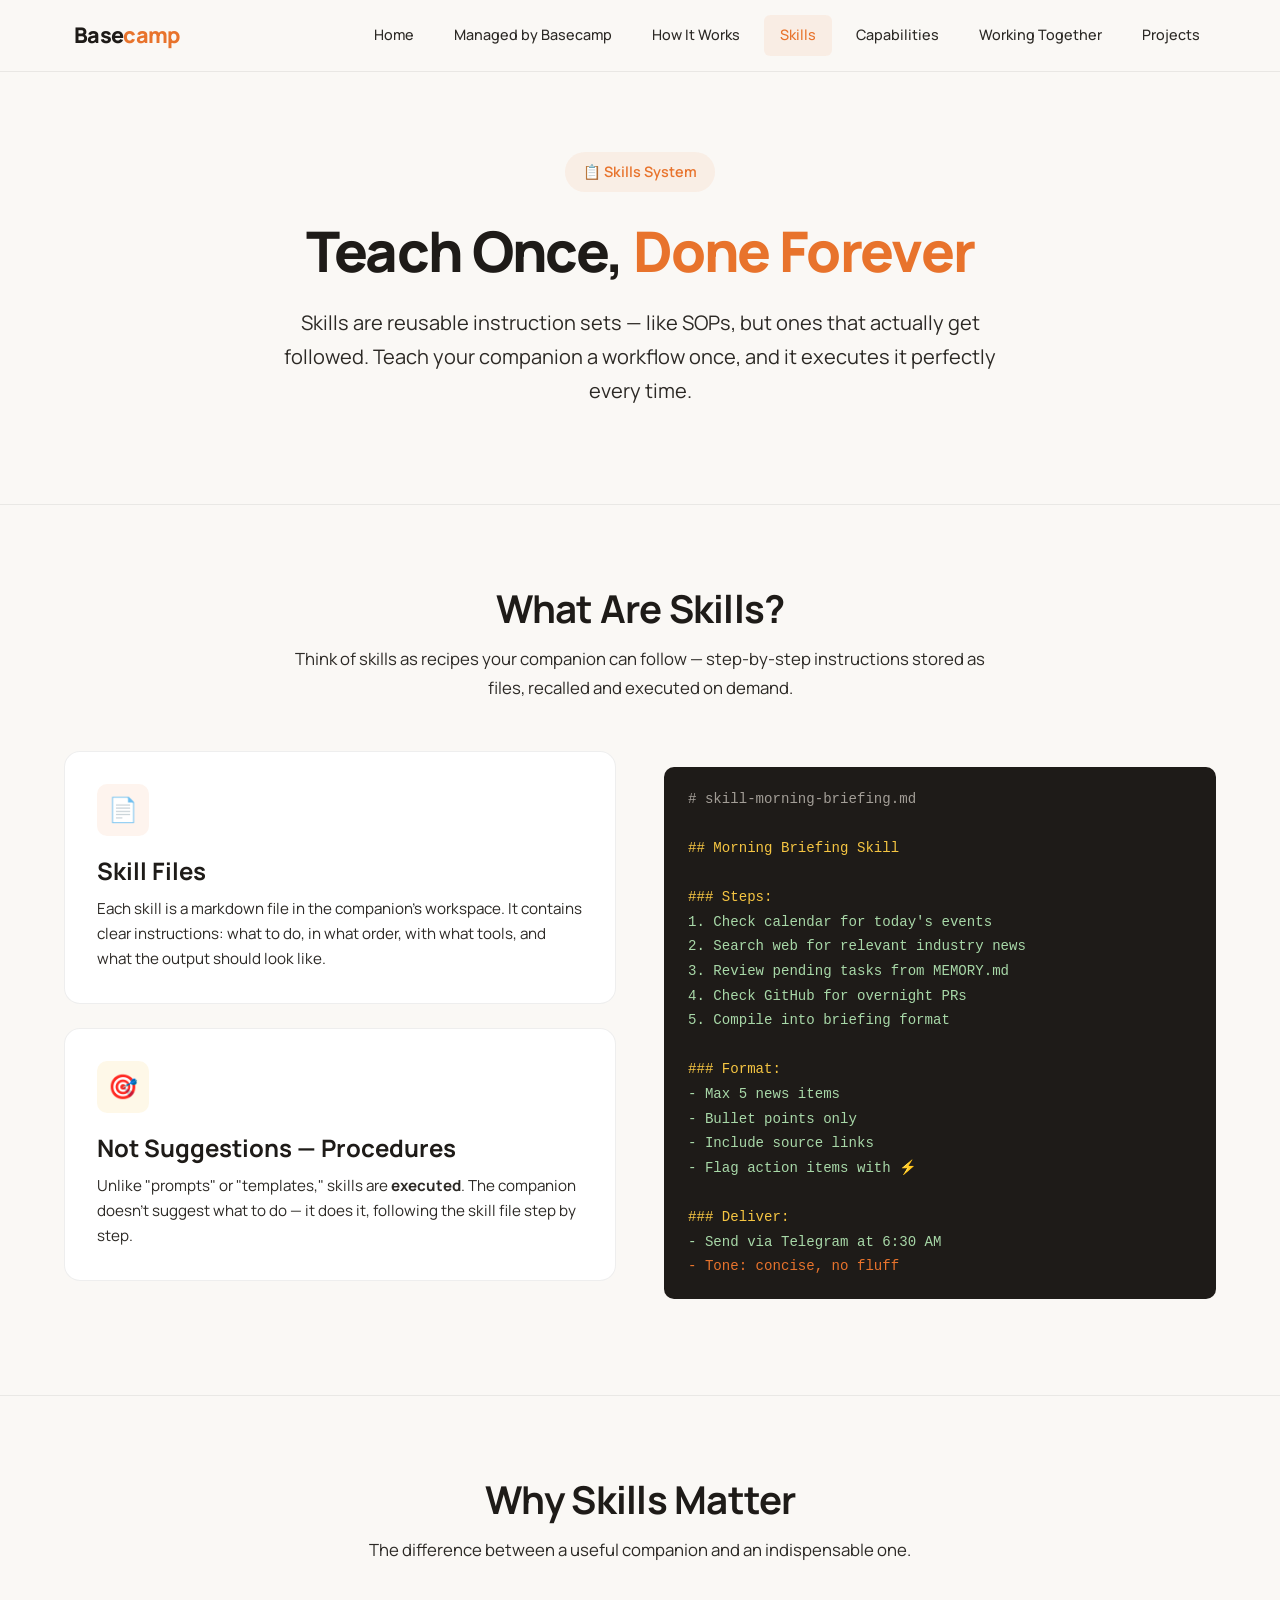
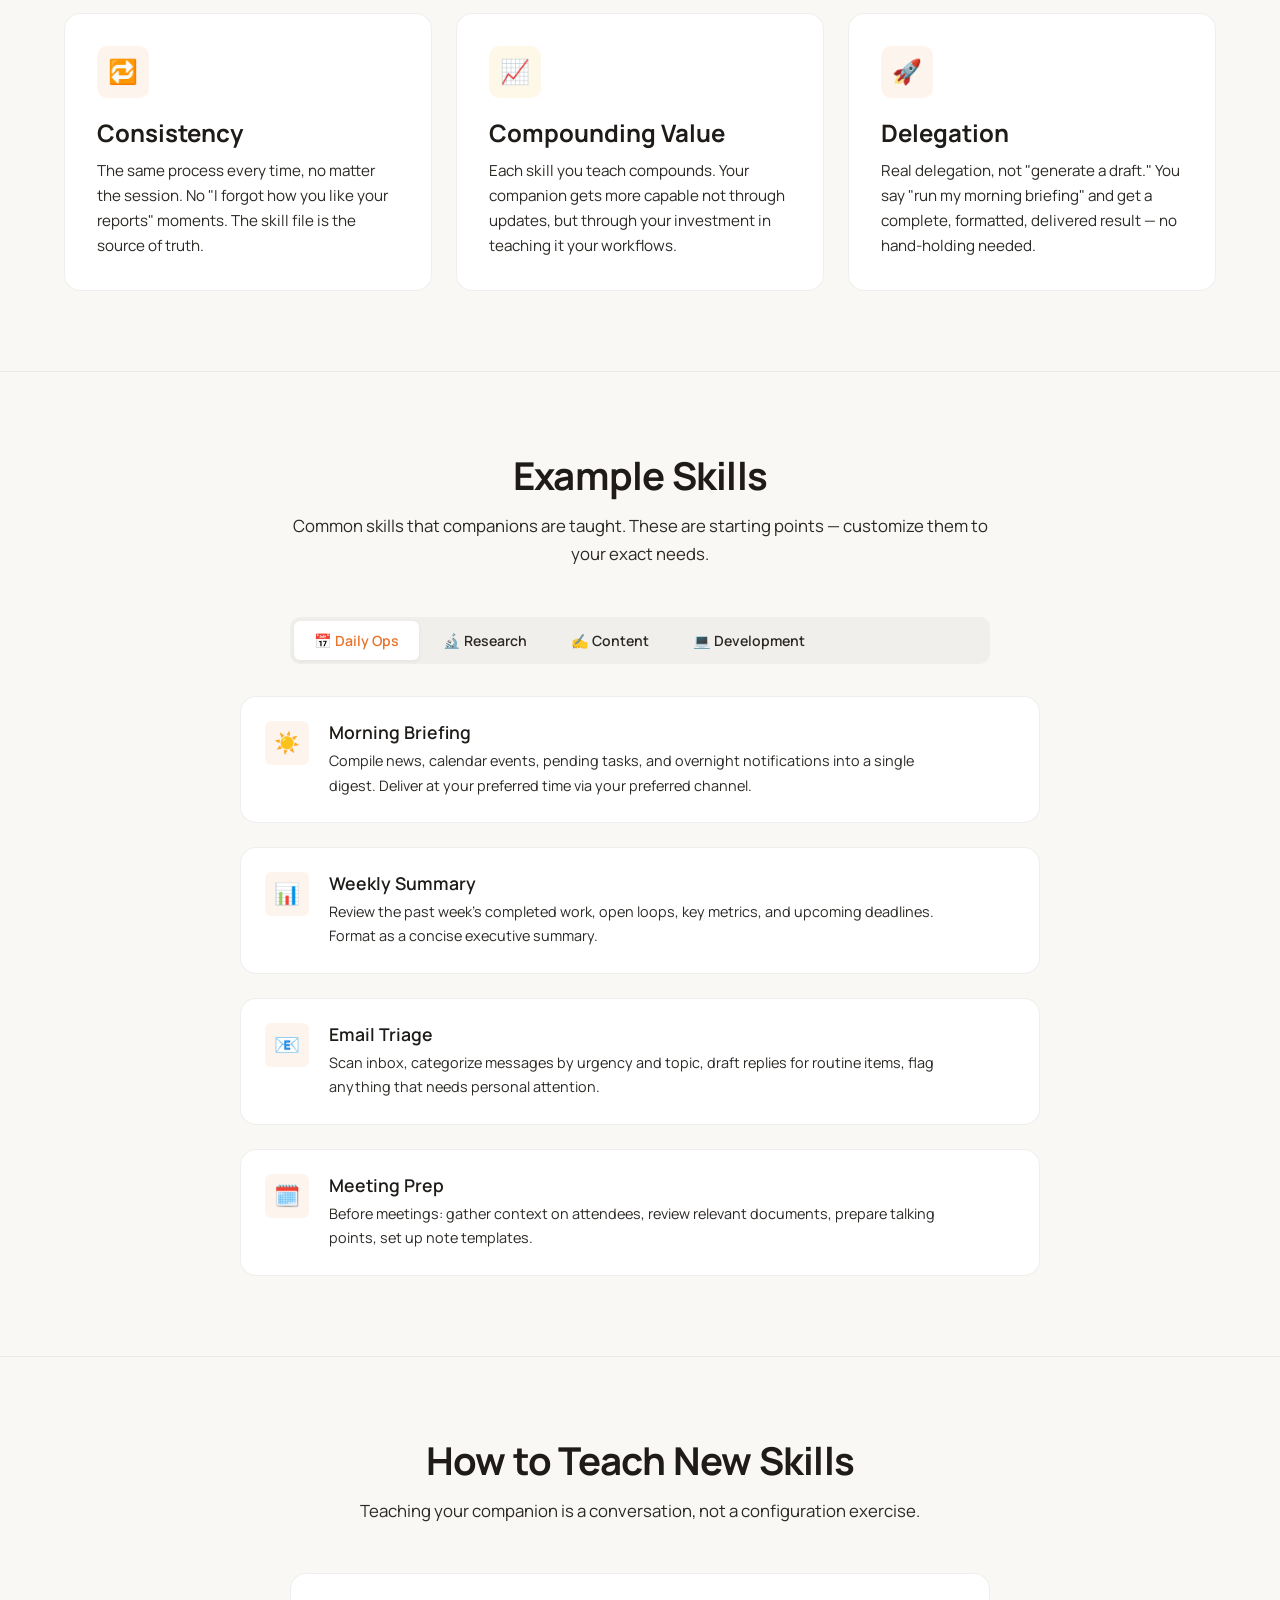
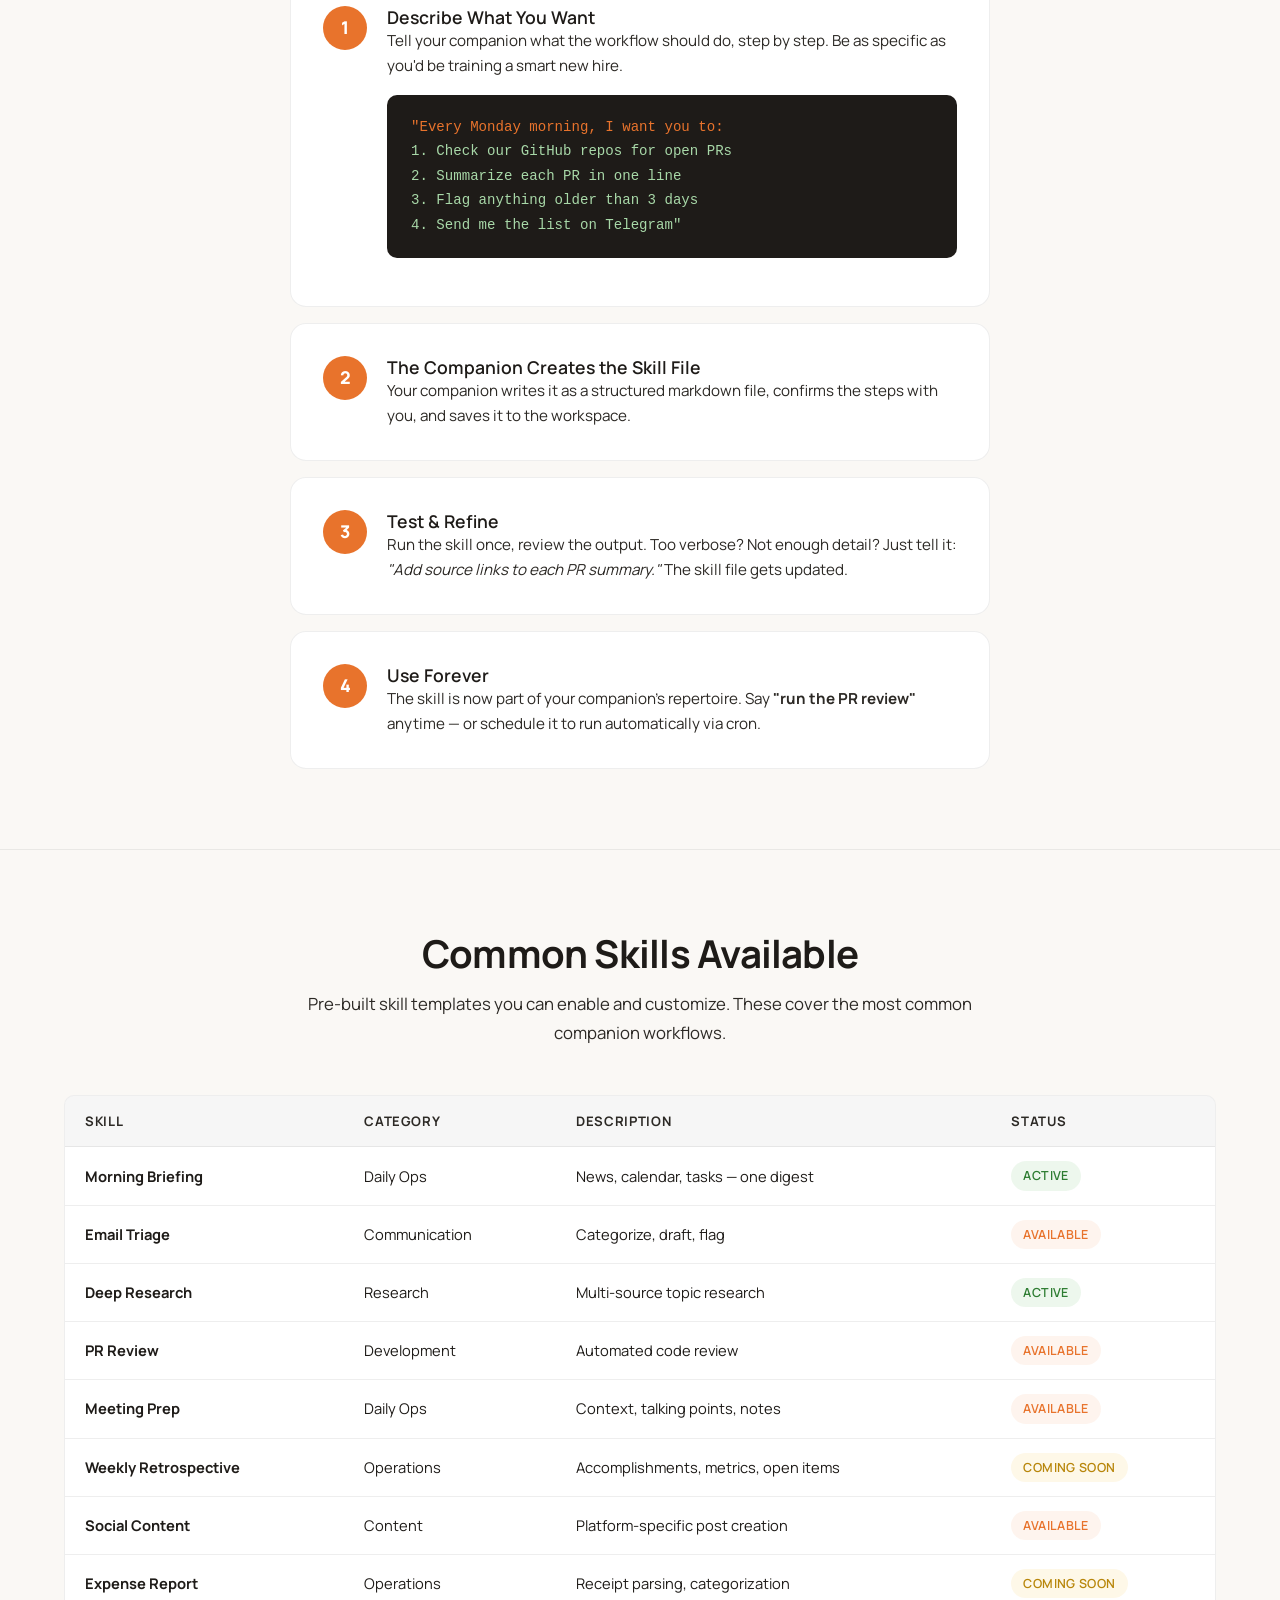
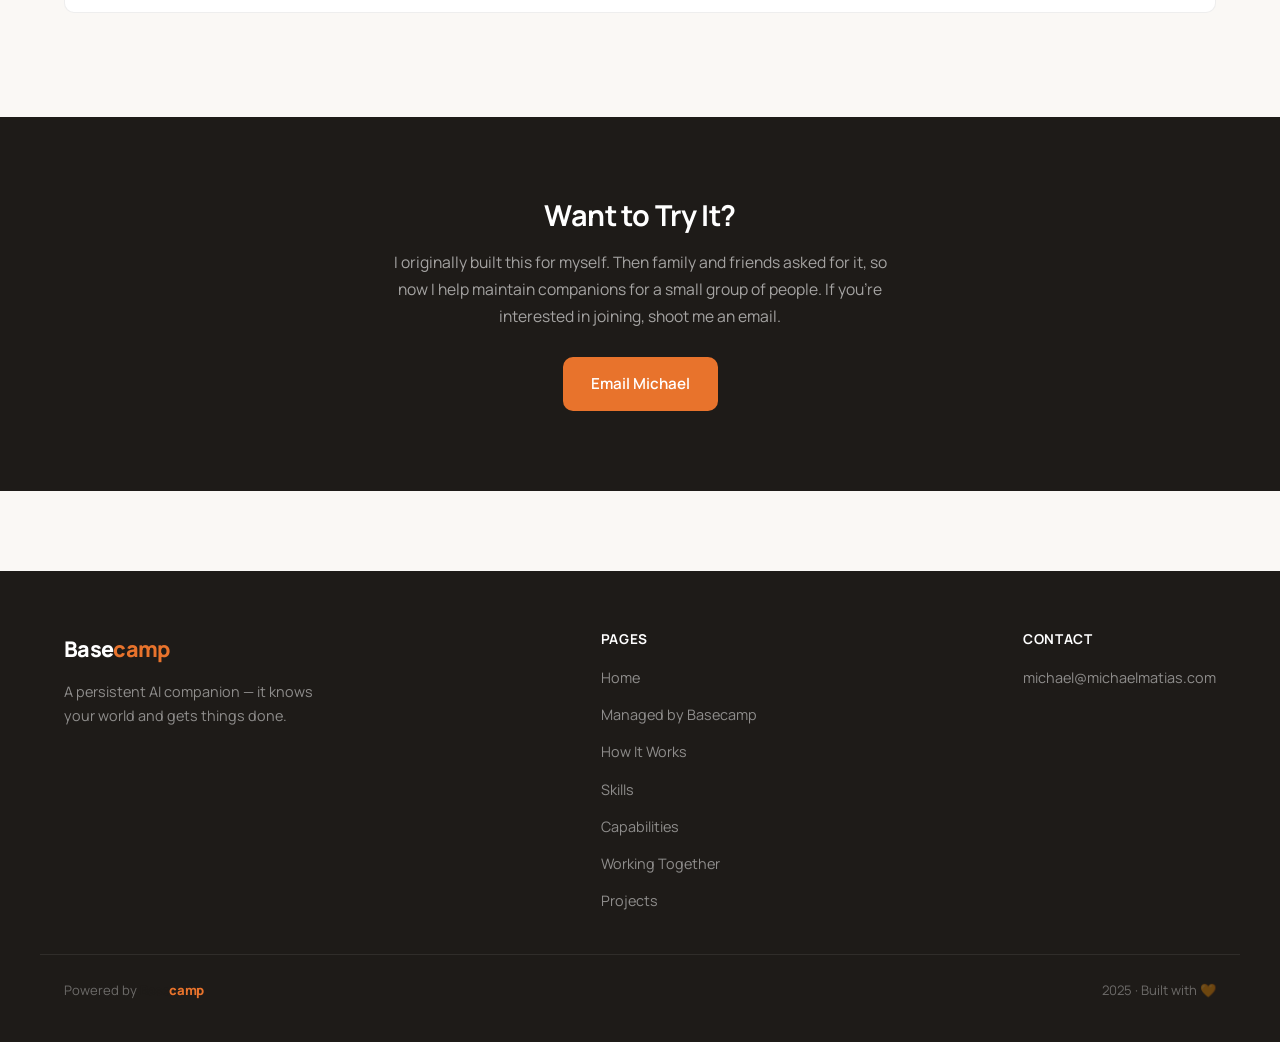
<file: skills.html>
<!DOCTYPE html>
<html lang="en">
<head>
  <meta charset="UTF-8">
  <meta name="viewport" content="width=device-width, initial-scale=1.0">
  <title>Skills — <!-- COMPANION_NAME --> · Basecamp</title>
  <meta name="description" content="Reusable instruction sets — SOPs that actually get followed. Teach your companion once, executed perfectly every time.">
  <link rel="stylesheet" href="styles.css">
  <link rel="icon" href="data:image/svg+xml,<svg xmlns='http://www.w3.org/2000/svg' viewBox='0 0 100 100'><text y='.9em' font-size='90'><!-- COMPANION_EMOJI --></text></svg>">
</head>
<body>

  <!-- ============ NAVIGATION ============ -->
  <nav class="nav">
    <div class="nav-inner">
      <a href="index.html" class="nav-brand">
        <span class="companion-emoji"><!-- COMPANION_EMOJI --></span>
        <span class="wordmark"><span class="word-base">Base</span><span class="word-camp">camp</span></span>
      </a>
      <ul class="nav-links">
        <li><a href="index.html">Home</a></li>
        <li><a href="managed.html">Managed by Basecamp</a></li>
        <li><a href="architecture.html">How It Works</a></li>
        <li><a href="skills.html" class="active">Skills</a></li>
        <li><a href="capabilities.html">Capabilities</a></li>
        <li><a href="guide.html">Working Together</a></li>
        <li><a href="projects.html">Projects</a></li>
      </ul>
      <button class="nav-hamburger" onclick="toggleMenu()" aria-label="Toggle menu">
        <span></span><span></span><span></span>
      </button>
    </div>
  </nav>
  <div class="nav-mobile" id="mobileNav">
    <a href="index.html">Home</a>
    <a href="managed.html">Managed by Basecamp</a>
    <a href="architecture.html">How It Works</a>
    <a href="skills.html" class="active">Skills</a>
    <a href="capabilities.html">Capabilities</a>
    <a href="guide.html">Working Together</a>
    <a href="projects.html">Projects</a>
  </div>
  <div class="page-top"></div>

  <!-- ============ HERO ============ -->
  <section class="hero">
    <div class="container">
      <div class="hero-subtitle">📋 Skills System</div>
      <h1>Teach Once, <span class="text-orange">Done Forever</span></h1>
      <p>
        Skills are reusable instruction sets — like SOPs, but ones that actually get followed. Teach your companion a workflow once, and it executes it perfectly every time.
      </p>
    </div>
  </section>

  <hr class="section-divider">

  <!-- ============ WHAT ARE SKILLS ============ -->
  <section class="section">
    <div class="container">
      <div class="section-header">
        <h2>What Are Skills?</h2>
        <p>Think of skills as recipes your companion can follow — step-by-step instructions stored as files, recalled and executed on demand.</p>
      </div>

      <div class="two-col">
        <div>
          <div class="card animate-in mb-24">
            <div class="card-icon">📄</div>
            <h3>Skill Files</h3>
            <p>Each skill is a markdown file in the companion's workspace. It contains clear instructions: what to do, in what order, with what tools, and what the output should look like.</p>
          </div>
          <div class="card animate-in">
            <div class="card-icon gold">🎯</div>
            <h3>Not Suggestions — Procedures</h3>
            <p>Unlike "prompts" or "templates," skills are <strong>executed</strong>. The companion doesn't suggest what to do — it does it, following the skill file step by step.</p>
          </div>
        </div>
        <div>
          <div class="code-block">
            <span class="code-comment"># skill-morning-briefing.md</span><br><br>
            <span class="code-key">## Morning Briefing Skill</span><br><br>
            <span class="code-key">### Steps:</span><br>
            <span class="code-string">1. Check calendar for today's events</span><br>
            <span class="code-string">2. Search web for relevant industry news</span><br>
            <span class="code-string">3. Review pending tasks from MEMORY.md</span><br>
            <span class="code-string">4. Check GitHub for overnight PRs</span><br>
            <span class="code-string">5. Compile into briefing format</span><br><br>
            <span class="code-key">### Format:</span><br>
            <span class="code-string">- Max 5 news items</span><br>
            <span class="code-string">- Bullet points only</span><br>
            <span class="code-string">- Include source links</span><br>
            <span class="code-string">- Flag action items with ⚡</span><br><br>
            <span class="code-key">### Deliver:</span><br>
            <span class="code-string">- Send via Telegram at 6:30 AM</span><br>
            <span class="code-accent">- Tone: concise, no fluff</span>
          </div>
        </div>
      </div>
    </div>
  </section>

  <hr class="section-divider">

  <!-- ============ WHY SKILLS MATTER ============ -->
  <section class="section">
    <div class="container">
      <div class="section-header">
        <h2>Why Skills Matter</h2>
        <p>The difference between a useful companion and an indispensable one.</p>
      </div>

      <div class="card-grid cols-3">
        <div class="card animate-in">
          <div class="card-icon">🔁</div>
          <h3>Consistency</h3>
          <p>The same process every time, no matter the session. No "I forgot how you like your reports" moments. The skill file is the source of truth.</p>
        </div>
        <div class="card animate-in">
          <div class="card-icon gold">📈</div>
          <h3>Compounding Value</h3>
          <p>Each skill you teach compounds. Your companion gets more capable not through updates, but through your investment in teaching it your workflows.</p>
        </div>
        <div class="card animate-in">
          <div class="card-icon">🚀</div>
          <h3>Delegation</h3>
          <p>Real delegation, not "generate a draft." You say "run my morning briefing" and get a complete, formatted, delivered result — no hand-holding needed.</p>
        </div>
      </div>
    </div>
  </section>

  <hr class="section-divider">

  <!-- ============ EXAMPLE SKILLS ============ -->
  <section class="section">
    <div class="container">
      <div class="section-header">
        <h2>Example Skills</h2>
        <p>Common skills that companions are taught. These are starting points — customize them to your exact needs.</p>
      </div>

      <!-- Tabs -->
      <div class="tabs" style="max-width: 700px; margin: 0 auto 32px;">
        <button class="tab-btn active" onclick="showTab('daily')">📅 Daily Ops</button>
        <button class="tab-btn" onclick="showTab('research')">🔬 Research</button>
        <button class="tab-btn" onclick="showTab('content')">✍️ Content</button>
        <button class="tab-btn" onclick="showTab('dev')">💻 Development</button>
      </div>

      <!-- Daily Ops -->
      <div class="tab-content active" id="tab-daily">
        <div class="feature-list">
          <div class="feature-item animate-in">
            <div class="feature-icon">☀️</div>
            <div>
              <h4>Morning Briefing</h4>
              <p>Compile news, calendar events, pending tasks, and overnight notifications into a single digest. Deliver at your preferred time via your preferred channel.</p>
            </div>
          </div>
          <div class="feature-item animate-in">
            <div class="feature-icon">📊</div>
            <div>
              <h4>Weekly Summary</h4>
              <p>Review the past week's completed work, open loops, key metrics, and upcoming deadlines. Format as a concise executive summary.</p>
            </div>
          </div>
          <div class="feature-item animate-in">
            <div class="feature-icon">📧</div>
            <div>
              <h4>Email Triage</h4>
              <p>Scan inbox, categorize messages by urgency and topic, draft replies for routine items, flag anything that needs personal attention.</p>
            </div>
          </div>
          <div class="feature-item animate-in">
            <div class="feature-icon">🗓️</div>
            <div>
              <h4>Meeting Prep</h4>
              <p>Before meetings: gather context on attendees, review relevant documents, prepare talking points, set up note templates.</p>
            </div>
          </div>
        </div>
      </div>

      <!-- Research -->
      <div class="tab-content" id="tab-research">
        <div class="feature-list">
          <div class="feature-item animate-in">
            <div class="feature-icon">🔍</div>
            <div>
              <h4>Deep Research</h4>
              <p>Multi-source web research on a topic. Cross-reference sources, extract key facts, compile into a structured report with citations.</p>
            </div>
          </div>
          <div class="feature-item animate-in">
            <div class="feature-icon">📰</div>
            <div>
              <h4>Competitive Intelligence</h4>
              <p>Monitor competitors' news, product updates, hiring patterns, and public announcements. Weekly digest with trend analysis.</p>
            </div>
          </div>
          <div class="feature-item animate-in">
            <div class="feature-icon">📈</div>
            <div>
              <h4>Market Scan</h4>
              <p>Track industry trends, funding rounds, acquisitions, and emerging technologies relevant to your space.</p>
            </div>
          </div>
          <div class="feature-item animate-in">
            <div class="feature-icon">👤</div>
            <div>
              <h4>Person Research</h4>
              <p>Before a meeting or outreach: compile background on a person — their work, interests, recent activity, mutual connections.</p>
            </div>
          </div>
        </div>
      </div>

      <!-- Content -->
      <div class="tab-content" id="tab-content">
        <div class="feature-list">
          <div class="feature-item animate-in">
            <div class="feature-icon">✍️</div>
            <div>
              <h4>Blog Post Drafting</h4>
              <p>From outline to polished draft. Research the topic, structure arguments, write in your voice (learned from SOUL.md), include relevant examples.</p>
            </div>
          </div>
          <div class="feature-item animate-in">
            <div class="feature-icon">🐦</div>
            <div>
              <h4>Social Media</h4>
              <p>Create platform-appropriate content from your ideas. Thread format for X/Twitter, concise for LinkedIn, casual for Telegram.</p>
            </div>
          </div>
          <div class="feature-item animate-in">
            <div class="feature-icon">📝</div>
            <div>
              <h4>Document Editing</h4>
              <p>Review and improve documents: tighten prose, fix structure, ensure consistency, add missing context. Respects your style preferences.</p>
            </div>
          </div>
          <div class="feature-item animate-in">
            <div class="feature-icon">📧</div>
            <div>
              <h4>Email Drafting</h4>
              <p>Draft emails matching tone to recipient — formal for investors, casual for teammates, persuasive for sales. Always in your voice.</p>
            </div>
          </div>
        </div>
      </div>

      <!-- Dev -->
      <div class="tab-content" id="tab-dev">
        <div class="feature-list">
          <div class="feature-item animate-in">
            <div class="feature-icon">🔀</div>
            <div>
              <h4>PR Review</h4>
              <p>Review pull requests: check for bugs, style issues, test coverage, security concerns. Post review comments directly on GitHub.</p>
            </div>
          </div>
          <div class="feature-item animate-in">
            <div class="feature-icon">🐛</div>
            <div>
              <h4>Bug Investigation</h4>
              <p>From error report to root cause. Search logs, trace code paths, identify the issue, suggest (or implement) the fix.</p>
            </div>
          </div>
          <div class="feature-item animate-in">
            <div class="feature-icon">📦</div>
            <div>
              <h4>Deployment Checklist</h4>
              <p>Pre-deployment: run tests, check staging, verify configs, create backup plan. Post-deployment: verify health, monitor errors.</p>
            </div>
          </div>
          <div class="feature-item animate-in">
            <div class="feature-icon">📋</div>
            <div>
              <h4>Sprint Planning</h4>
              <p>Gather open issues, prioritize by impact, estimate effort, draft sprint scope. Present as a clear plan ready for team review.</p>
            </div>
          </div>
        </div>
      </div>
    </div>
  </section>

  <hr class="section-divider">

  <!-- ============ TEACHING SKILLS ============ -->
  <section class="section">
    <div class="container">
      <div class="section-header">
        <h2>How to Teach New Skills</h2>
        <p>Teaching your companion is a conversation, not a configuration exercise.</p>
      </div>

      <div style="max-width: 700px; margin: 0 auto;">
        <div class="flow-steps" style="flex-direction: column; align-items: stretch; gap: 0;">
          <div class="card mb-16 animate-in">
            <div style="display: flex; align-items: flex-start; gap: 20px;">
              <div class="flow-step-number" style="flex-shrink: 0; margin: 0;">1</div>
              <div>
                <h4>Describe What You Want</h4>
                <p>Tell your companion what the workflow should do, step by step. Be as specific as you'd be training a smart new hire.</p>
                <div class="code-block mt-16">
                  <span class="code-accent">"Every Monday morning, I want you to:</span><br>
                  <span class="code-string">1. Check our GitHub repos for open PRs</span><br>
                  <span class="code-string">2. Summarize each PR in one line</span><br>
                  <span class="code-string">3. Flag anything older than 3 days</span><br>
                  <span class="code-string">4. Send me the list on Telegram"</span>
                </div>
              </div>
            </div>
          </div>

          <div class="card mb-16 animate-in">
            <div style="display: flex; align-items: flex-start; gap: 20px;">
              <div class="flow-step-number" style="flex-shrink: 0; margin: 0;">2</div>
              <div>
                <h4>The Companion Creates the Skill File</h4>
                <p>Your companion writes it as a structured markdown file, confirms the steps with you, and saves it to the workspace.</p>
              </div>
            </div>
          </div>

          <div class="card mb-16 animate-in">
            <div style="display: flex; align-items: flex-start; gap: 20px;">
              <div class="flow-step-number" style="flex-shrink: 0; margin: 0;">3</div>
              <div>
                <h4>Test & Refine</h4>
                <p>Run the skill once, review the output. Too verbose? Not enough detail? Just tell it: <em>"Add source links to each PR summary."</em> The skill file gets updated.</p>
              </div>
            </div>
          </div>

          <div class="card animate-in">
            <div style="display: flex; align-items: flex-start; gap: 20px;">
              <div class="flow-step-number" style="flex-shrink: 0; margin: 0;">4</div>
              <div>
                <h4>Use Forever</h4>
                <p>The skill is now part of your companion's repertoire. Say <strong>"run the PR review"</strong> anytime — or schedule it to run automatically via cron.</p>
              </div>
            </div>
          </div>
        </div>
      </div>
    </div>
  </section>

  <hr class="section-divider">

  <!-- ============ COMMON SKILLS ============ -->
  <section class="section">
    <div class="container">
      <div class="section-header">
        <h2>Common Skills Available</h2>
        <p>Pre-built skill templates you can enable and customize. These cover the most common companion workflows.</p>
      </div>

      <div class="table-wrap">
        <table>
          <thead>
            <tr>
              <th>Skill</th>
              <th>Category</th>
              <th>Description</th>
              <th>Status</th>
            </tr>
          </thead>
          <tbody>
            <!-- SKILL_TABLE_ROWS — Customize with your companion's actual skills -->
            <tr>
              <td><strong>Morning Briefing</strong></td>
              <td>Daily Ops</td>
              <td>News, calendar, tasks — one digest</td>
              <td><span class="badge badge-active">Active</span></td>
            </tr>
            <tr>
              <td><strong>Email Triage</strong></td>
              <td>Communication</td>
              <td>Categorize, draft, flag</td>
              <td><span class="badge badge-available">Available</span></td>
            </tr>
            <tr>
              <td><strong>Deep Research</strong></td>
              <td>Research</td>
              <td>Multi-source topic research</td>
              <td><span class="badge badge-active">Active</span></td>
            </tr>
            <tr>
              <td><strong>PR Review</strong></td>
              <td>Development</td>
              <td>Automated code review</td>
              <td><span class="badge badge-available">Available</span></td>
            </tr>
            <tr>
              <td><strong>Meeting Prep</strong></td>
              <td>Daily Ops</td>
              <td>Context, talking points, notes</td>
              <td><span class="badge badge-available">Available</span></td>
            </tr>
            <tr>
              <td><strong>Weekly Retrospective</strong></td>
              <td>Operations</td>
              <td>Accomplishments, metrics, open items</td>
              <td><span class="badge badge-coming">Coming Soon</span></td>
            </tr>
            <tr>
              <td><strong>Social Content</strong></td>
              <td>Content</td>
              <td>Platform-specific post creation</td>
              <td><span class="badge badge-available">Available</span></td>
            </tr>
            <tr>
              <td><strong>Expense Report</strong></td>
              <td>Operations</td>
              <td>Receipt parsing, categorization</td>
              <td><span class="badge badge-coming">Coming Soon</span></td>
            </tr>
          </tbody>
        </table>
      </div>
    </div>
  </section>

  <!-- ============ CTA SECTION ============ -->
  <section class="cta-section">
    <div class="container">
      <h2>Want to Try It?</h2>
      <p>I originally built this for myself. Then family and friends asked for it, so now I help maintain companions for a small group of people. If you're interested in joining, shoot me an email.</p>
      <a href="mailto:michael@michaelmatias.com?subject=Basecamp%20Companion" class="btn btn-primary">Email Michael</a>
    </div>
  </section>

  <!-- ============ FOOTER ============ -->
  <footer class="footer">
    <div class="footer-inner">
      <div class="footer-brand">
        <div class="wordmark"><span class="word-base">Base</span><span class="word-camp">camp</span></div>
        <p>A persistent AI companion — it knows your world and gets things done.</p>
      </div>
      <div class="footer-links">
        <h5>Pages</h5>
        <ul>
          <li><a href="index.html">Home</a></li>
          <li><a href="managed.html">Managed by Basecamp</a></li>
          <li><a href="architecture.html">How It Works</a></li>
          <li><a href="skills.html">Skills</a></li>
          <li><a href="capabilities.html">Capabilities</a></li>
          <li><a href="guide.html">Working Together</a></li>
          <li><a href="projects.html">Projects</a></li>
        </ul>
      </div>
      <div class="footer-links">
        <h5>Contact</h5>
        <ul>
          <li><a href="mailto:michael@michaelmatias.com">michael@michaelmatias.com</a></li>
        </ul>
      </div>
    </div>
    <div class="footer-bottom">
      <span>Powered by <span class="wordmark" style="font-size: 0.82rem;"><span class="word-base">Base</span><span class="word-camp">camp</span></span></span>
      <span>2025 · Built with 🧡</span>
    </div>
  </footer>

  <script>
    function toggleMenu() {
      document.querySelector('.nav-hamburger').classList.toggle('open');
      document.getElementById('mobileNav').classList.toggle('open');
    }
    document.querySelectorAll('.nav-mobile a').forEach(link => {
      link.addEventListener('click', () => {
        document.querySelector('.nav-hamburger').classList.remove('open');
        document.getElementById('mobileNav').classList.remove('open');
      });
    });

    // Tabs
    function showTab(id) {
      document.querySelectorAll('.tab-content').forEach(el => el.classList.remove('active'));
      document.querySelectorAll('.tab-btn').forEach(el => el.classList.remove('active'));
      document.getElementById('tab-' + id).classList.add('active');
      event.target.classList.add('active');
    }

    const observer = new IntersectionObserver((entries) => {
      entries.forEach(entry => {
        if (entry.isIntersecting) entry.target.style.animationPlayState = 'running';
      });
    }, { threshold: 0.1 });
    document.querySelectorAll('.animate-in').forEach(el => {
      el.style.animationPlayState = 'paused';
      observer.observe(el);
    });
  </script>
</body>
</html>
</file>
<file: styles.css>
/* ============================================
   Basecamp Companion Explainer — Template Styles
   Brand: Basecamp (Warm, Premium, Inviting)
   ============================================ */

@import url('https://fonts.googleapis.com/css2?family=Manrope:wght@300;400;500;600;700;800&display=swap');

/* --- CSS Variables (Basecamp Brand) --- */
:root {
  --volcanic: #1E1B18;
  --basalt: #2C2925;
  --cream: #FAF8F5;
  --orange: #E8732C;
  --orange-hover: #D4621F;
  --orange-light: rgba(232, 115, 44, 0.08);
  --orange-glow: rgba(232, 115, 44, 0.15);
  --gold: #F5C542;
  --gold-light: rgba(245, 197, 66, 0.12);
  --warm-gray: #A39E97;
  --warm-gray-light: #D4CFC9;
  --warm-border: rgba(44, 41, 37, 0.08);
  --warm-shadow: rgba(30, 27, 24, 0.06);
  --card-bg: #FFFFFF;
  --font: 'Manrope', -apple-system, BlinkMacSystemFont, 'Segoe UI', sans-serif;
  --max-width: 1200px;
  --nav-height: 72px;
  --radius: 16px;
  --radius-sm: 10px;
  --radius-xs: 6px;
  --transition: 0.25s cubic-bezier(0.4, 0, 0.2, 1);
}

/* --- Reset & Base --- */
*, *::before, *::after {
  box-sizing: border-box;
  margin: 0;
  padding: 0;
}

html {
  scroll-behavior: smooth;
  -webkit-text-size-adjust: 100%;
}

body {
  font-family: var(--font);
  background: var(--cream);
  color: var(--volcanic);
  line-height: 1.7;
  font-size: 16px;
  -webkit-font-smoothing: antialiased;
  -moz-osx-font-smoothing: grayscale;
  overflow-x: hidden;
}

a {
  color: var(--orange);
  text-decoration: none;
  transition: color var(--transition);
}

a:hover {
  color: var(--orange-hover);
}

img {
  max-width: 100%;
  display: block;
}

/* --- Typography --- */
h1, h2, h3, h4, h5, h6 {
  line-height: 1.25;
  font-weight: 700;
  color: var(--volcanic);
}

h1 {
  font-size: clamp(2.2rem, 5vw, 3.5rem);
  font-weight: 800;
  letter-spacing: -0.03em;
}

h2 {
  font-size: clamp(1.6rem, 3.5vw, 2.4rem);
  font-weight: 700;
  letter-spacing: -0.02em;
}

h3 {
  font-size: clamp(1.2rem, 2.5vw, 1.5rem);
  font-weight: 700;
}

h4 {
  font-size: 1.1rem;
  font-weight: 600;
}

p {
  color: var(--basalt);
  max-width: 70ch;
}

.text-center { text-align: center; }
.text-orange { color: var(--orange); }
.text-gold { color: var(--gold); }
.text-muted { color: var(--warm-gray); }

/* --- Wordmark --- */
.wordmark {
  font-weight: 800;
  font-size: 1.35rem;
  letter-spacing: -0.03em;
}

.wordmark .word-base {
  color: var(--volcanic);
}

.wordmark .word-camp {
  color: var(--orange);
}

/* --- Navigation --- */
.nav {
  position: fixed;
  top: 0;
  left: 0;
  right: 0;
  height: var(--nav-height);
  background: rgba(250, 248, 245, 0.92);
  backdrop-filter: blur(20px);
  -webkit-backdrop-filter: blur(20px);
  border-bottom: 1px solid var(--warm-border);
  z-index: 1000;
  display: flex;
  align-items: center;
}

.nav-inner {
  max-width: var(--max-width);
  width: 100%;
  margin: 0 auto;
  padding: 0 24px;
  display: flex;
  align-items: center;
  justify-content: space-between;
}

.nav-brand {
  display: flex;
  align-items: center;
  gap: 10px;
  text-decoration: none;
}

.nav-brand .companion-emoji {
  font-size: 1.5rem;
}

.nav-links {
  display: flex;
  align-items: center;
  gap: 8px;
  list-style: none;
}

.nav-links a {
  display: block;
  padding: 8px 16px;
  font-size: 0.9rem;
  font-weight: 500;
  color: var(--basalt);
  border-radius: var(--radius-xs);
  transition: all var(--transition);
}

.nav-links a:hover,
.nav-links a.active {
  color: var(--orange);
  background: var(--orange-light);
}

/* Hamburger */
.nav-hamburger {
  display: none;
  flex-direction: column;
  gap: 5px;
  background: none;
  border: none;
  cursor: pointer;
  padding: 8px;
  z-index: 1001;
}

.nav-hamburger span {
  display: block;
  width: 24px;
  height: 2px;
  background: var(--volcanic);
  border-radius: 2px;
  transition: all var(--transition);
}

.nav-hamburger.open span:nth-child(1) {
  transform: rotate(45deg) translate(5px, 5px);
}

.nav-hamburger.open span:nth-child(2) {
  opacity: 0;
}

.nav-hamburger.open span:nth-child(3) {
  transform: rotate(-45deg) translate(5px, -5px);
}

/* Mobile nav */
.nav-mobile {
  display: none;
  position: fixed;
  top: var(--nav-height);
  left: 0;
  right: 0;
  bottom: 0;
  background: var(--cream);
  padding: 24px;
  z-index: 999;
  flex-direction: column;
  gap: 4px;
  overflow-y: auto;
}

.nav-mobile.open {
  display: flex;
}

.nav-mobile a {
  display: block;
  padding: 16px 20px;
  font-size: 1.1rem;
  font-weight: 600;
  color: var(--volcanic);
  border-radius: var(--radius-sm);
  transition: all var(--transition);
}

.nav-mobile a:hover,
.nav-mobile a.active {
  background: var(--orange-light);
  color: var(--orange);
}

@media (max-width: 900px) {
  .nav-links {
    display: none;
  }

  .nav-hamburger {
    display: flex;
  }
}

/* --- Layout --- */
.container {
  max-width: var(--max-width);
  margin: 0 auto;
  padding: 0 24px;
}

.page-top {
  height: var(--nav-height);
}

/* --- Hero Sections --- */
.hero {
  padding: 80px 0 60px;
  text-align: center;
}

.hero h1 {
  margin-bottom: 20px;
}

.hero p {
  font-size: clamp(1.05rem, 2vw, 1.25rem);
  margin: 0 auto 36px;
  max-width: 60ch;
}

.hero-subtitle {
  display: inline-flex;
  align-items: center;
  gap: 8px;
  background: var(--orange-light);
  color: var(--orange);
  font-weight: 600;
  font-size: 0.9rem;
  padding: 8px 18px;
  border-radius: 100px;
  margin-bottom: 24px;
}

.hero-badge {
  display: inline-flex;
  align-items: center;
  gap: 8px;
  background: var(--card-bg);
  border: 1px solid var(--warm-border);
  padding: 6px 14px;
  border-radius: 100px;
  font-size: 0.82rem;
  font-weight: 500;
  color: var(--basalt);
  margin-bottom: 28px;
}

.hero-badge .status-dot {
  width: 8px;
  height: 8px;
  border-radius: 50%;
  background: #4CAF50;
  animation: pulse 2s infinite;
}

@keyframes pulse {
  0%, 100% { opacity: 1; }
  50% { opacity: 0.4; }
}

/* --- Cards --- */
.card {
  background: var(--card-bg);
  border: 1px solid var(--warm-border);
  border-radius: var(--radius);
  padding: 32px;
  transition: all var(--transition);
}

.card:hover {
  box-shadow: 0 8px 32px var(--warm-shadow);
  border-color: rgba(232, 115, 44, 0.15);
  transform: translateY(-2px);
}

.card-icon {
  width: 52px;
  height: 52px;
  background: var(--orange-light);
  border-radius: var(--radius-sm);
  display: flex;
  align-items: center;
  justify-content: center;
  font-size: 1.5rem;
  margin-bottom: 20px;
}

.card-icon.gold {
  background: var(--gold-light);
}

.card h3 {
  margin-bottom: 10px;
}

.card p {
  font-size: 0.95rem;
  line-height: 1.65;
}

/* Card Grid */
.card-grid {
  display: grid;
  gap: 24px;
}

.card-grid.cols-2 {
  grid-template-columns: repeat(2, 1fr);
}

.card-grid.cols-3 {
  grid-template-columns: repeat(3, 1fr);
}

.card-grid.cols-4 {
  grid-template-columns: repeat(4, 1fr);
}

@media (max-width: 900px) {
  .card-grid.cols-3,
  .card-grid.cols-4 {
    grid-template-columns: repeat(2, 1fr);
  }
}

@media (max-width: 600px) {
  .card-grid.cols-2,
  .card-grid.cols-3,
  .card-grid.cols-4 {
    grid-template-columns: 1fr;
  }
}

/* Linked cards */
a.card {
  display: block;
  color: inherit;
  text-decoration: none;
}

a.card:hover h3 {
  color: var(--orange);
}

a.card .card-arrow {
  display: inline-block;
  margin-top: 16px;
  font-size: 0.9rem;
  font-weight: 600;
  color: var(--orange);
}

/* --- Stats --- */
.stats-row {
  display: flex;
  justify-content: center;
  gap: 48px;
  flex-wrap: wrap;
  padding: 40px 0;
}

.stat {
  text-align: center;
}

.stat-value {
  font-size: 2.5rem;
  font-weight: 800;
  color: var(--orange);
  letter-spacing: -0.03em;
  line-height: 1.1;
}

.stat-label {
  font-size: 0.85rem;
  font-weight: 500;
  color: var(--warm-gray);
  margin-top: 4px;
}

/* --- Sections --- */
.section {
  padding: 80px 0;
}

.section-header {
  text-align: center;
  margin-bottom: 48px;
}

.section-header h2 {
  margin-bottom: 12px;
}

.section-header p {
  margin: 0 auto;
  font-size: 1.05rem;
}

.section-divider {
  border: none;
  border-top: 1px solid var(--warm-border);
  margin: 0;
}

/* --- Flow / Steps --- */
.flow-steps {
  display: flex;
  align-items: flex-start;
  gap: 20px;
  flex-wrap: wrap;
  justify-content: center;
}

.flow-step {
  flex: 1;
  min-width: 200px;
  max-width: 280px;
  text-align: center;
  position: relative;
}

.flow-step-number {
  width: 44px;
  height: 44px;
  border-radius: 50%;
  background: var(--orange);
  color: white;
  font-weight: 800;
  font-size: 1.1rem;
  display: flex;
  align-items: center;
  justify-content: center;
  margin: 0 auto 16px;
}

.flow-step h4 {
  margin-bottom: 8px;
}

.flow-step p {
  font-size: 0.9rem;
  margin: 0 auto;
}

.flow-arrow {
  font-size: 1.5rem;
  color: var(--warm-gray-light);
  margin-top: 20px;
  flex-shrink: 0;
}

@media (max-width: 700px) {
  .flow-arrow {
    display: none;
  }
}

/* --- Feature List (vertical) --- */
.feature-list {
  display: flex;
  flex-direction: column;
  gap: 24px;
  max-width: 800px;
  margin: 0 auto;
}

.feature-item {
  display: flex;
  gap: 20px;
  padding: 24px;
  background: var(--card-bg);
  border: 1px solid var(--warm-border);
  border-radius: var(--radius);
  transition: all var(--transition);
}

.feature-item:hover {
  box-shadow: 0 4px 20px var(--warm-shadow);
}

.feature-item .feature-icon {
  flex-shrink: 0;
  width: 44px;
  height: 44px;
  background: var(--orange-light);
  border-radius: var(--radius-xs);
  display: flex;
  align-items: center;
  justify-content: center;
  font-size: 1.3rem;
}

.feature-item h4 {
  margin-bottom: 6px;
}

.feature-item p {
  font-size: 0.9rem;
}

/* --- Status Badges --- */
.badge {
  display: inline-flex;
  align-items: center;
  gap: 5px;
  padding: 4px 12px;
  border-radius: 100px;
  font-size: 0.78rem;
  font-weight: 600;
  text-transform: uppercase;
  letter-spacing: 0.03em;
}

.badge-active {
  background: rgba(76, 175, 80, 0.1);
  color: #2E7D32;
}

.badge-available {
  background: var(--orange-light);
  color: var(--orange);
}

.badge-coming {
  background: var(--gold-light);
  color: #B8860B;
}

/* --- Code Blocks --- */
.code-block {
  background: var(--volcanic);
  color: #E8E4DF;
  border-radius: var(--radius-sm);
  padding: 20px 24px;
  font-family: 'SF Mono', 'Fira Code', 'Cascadia Code', monospace;
  font-size: 0.88rem;
  line-height: 1.75;
  overflow-x: auto;
  margin: 16px 0;
}

.code-block .code-comment {
  color: var(--warm-gray);
}

.code-block .code-key {
  color: var(--gold);
}

.code-block .code-string {
  color: #A8D8A8;
}

.code-block .code-accent {
  color: var(--orange);
}

/* --- Callout / Highlight boxes --- */
.callout {
  background: var(--orange-light);
  border-left: 4px solid var(--orange);
  border-radius: 0 var(--radius-sm) var(--radius-sm) 0;
  padding: 20px 24px;
  margin: 24px 0;
}

.callout h4 {
  color: var(--orange);
  margin-bottom: 8px;
}

.callout p {
  font-size: 0.95rem;
}

.callout-gold {
  background: var(--gold-light);
  border-left-color: var(--gold);
}

.callout-gold h4 {
  color: #B8860B;
}

/* --- Buttons --- */
.btn {
  display: inline-flex;
  align-items: center;
  gap: 8px;
  padding: 14px 28px;
  font-family: var(--font);
  font-size: 0.95rem;
  font-weight: 600;
  border: none;
  border-radius: var(--radius-sm);
  cursor: pointer;
  transition: all var(--transition);
  text-decoration: none;
}

.btn-primary {
  background: var(--orange);
  color: white;
}

.btn-primary:hover {
  background: var(--orange-hover);
  color: white;
  transform: translateY(-1px);
  box-shadow: 0 6px 20px rgba(232, 115, 44, 0.3);
}

.btn-secondary {
  background: var(--card-bg);
  color: var(--volcanic);
  border: 1px solid var(--warm-border);
}

.btn-secondary:hover {
  border-color: var(--orange);
  color: var(--orange);
}

.btn-group {
  display: flex;
  gap: 16px;
  flex-wrap: wrap;
  justify-content: center;
}

/* --- Table --- */
.table-wrap {
  overflow-x: auto;
  margin: 24px 0;
}

table {
  width: 100%;
  border-collapse: separate;
  border-spacing: 0;
  background: var(--card-bg);
  border: 1px solid var(--warm-border);
  border-radius: var(--radius-sm);
  overflow: hidden;
}

thead th {
  background: rgba(44, 41, 37, 0.04);
  padding: 14px 20px;
  font-size: 0.82rem;
  font-weight: 700;
  text-transform: uppercase;
  letter-spacing: 0.05em;
  color: var(--basalt);
  text-align: left;
  border-bottom: 1px solid var(--warm-border);
}

tbody td {
  padding: 14px 20px;
  font-size: 0.92rem;
  border-bottom: 1px solid var(--warm-border);
}

tbody tr:last-child td {
  border-bottom: none;
}

tbody tr:hover {
  background: rgba(232, 115, 44, 0.03);
}

/* --- Progress Bar --- */
.progress-bar {
  width: 100%;
  height: 8px;
  background: var(--warm-border);
  border-radius: 100px;
  overflow: hidden;
}

.progress-fill {
  height: 100%;
  background: linear-gradient(90deg, var(--orange), var(--gold));
  border-radius: 100px;
  transition: width 1s ease;
}

/* --- Timeline --- */
.timeline {
  position: relative;
  padding-left: 32px;
}

.timeline::before {
  content: '';
  position: absolute;
  left: 0;
  top: 0;
  bottom: 0;
  width: 2px;
  background: var(--warm-border);
}

.timeline-item {
  position: relative;
  padding-bottom: 32px;
}

.timeline-item:last-child {
  padding-bottom: 0;
}

.timeline-dot {
  position: absolute;
  left: -38px;
  top: 4px;
  width: 14px;
  height: 14px;
  border-radius: 50%;
  background: var(--orange);
  border: 3px solid var(--cream);
}

.timeline-dot.completed {
  background: #4CAF50;
}

.timeline-dot.pending {
  background: var(--warm-gray-light);
}

.timeline-item h4 {
  margin-bottom: 4px;
}

.timeline-item p {
  font-size: 0.9rem;
}

.timeline-date {
  font-size: 0.82rem;
  color: var(--warm-gray);
  font-weight: 500;
}

/* --- Footer --- */
.footer {
  background: var(--volcanic);
  color: rgba(255, 255, 255, 0.7);
  padding: 60px 0 40px;
  margin-top: 80px;
}

.footer-inner {
  max-width: var(--max-width);
  margin: 0 auto;
  padding: 0 24px;
  display: flex;
  flex-wrap: wrap;
  gap: 40px;
  justify-content: space-between;
}

.footer-brand .wordmark {
  margin-bottom: 12px;
}

.footer-brand .wordmark .word-base {
  color: white;
}

.footer-brand p {
  color: rgba(255, 255, 255, 0.5);
  font-size: 0.9rem;
  max-width: 30ch;
}

.footer-links h5 {
  color: white;
  font-size: 0.85rem;
  font-weight: 700;
  text-transform: uppercase;
  letter-spacing: 0.05em;
  margin-bottom: 16px;
}

.footer-links ul {
  list-style: none;
  display: flex;
  flex-direction: column;
  gap: 10px;
}

.footer-links a {
  color: rgba(255, 255, 255, 0.5);
  font-size: 0.9rem;
  transition: color var(--transition);
}

.footer-links a:hover {
  color: var(--orange);
}

.footer-bottom {
  max-width: var(--max-width);
  margin: 0 auto;
  padding: 24px 24px 0;
  margin-top: 40px;
  border-top: 1px solid rgba(255, 255, 255, 0.08);
  display: flex;
  justify-content: space-between;
  align-items: center;
  flex-wrap: wrap;
  gap: 12px;
  font-size: 0.82rem;
  color: rgba(255, 255, 255, 0.35);
}

/* --- Tabs --- */
.tabs {
  display: flex;
  gap: 4px;
  background: rgba(44, 41, 37, 0.04);
  padding: 4px;
  border-radius: var(--radius-sm);
  margin-bottom: 24px;
  overflow-x: auto;
}

.tab-btn {
  padding: 10px 20px;
  font-family: var(--font);
  font-size: 0.88rem;
  font-weight: 600;
  color: var(--basalt);
  background: transparent;
  border: none;
  border-radius: var(--radius-xs);
  cursor: pointer;
  transition: all var(--transition);
  white-space: nowrap;
}

.tab-btn.active,
.tab-btn:hover {
  background: var(--card-bg);
  color: var(--orange);
  box-shadow: 0 1px 4px var(--warm-shadow);
}

.tab-content {
  display: none;
}

.tab-content.active {
  display: block;
}

/* --- Accordion --- */
.accordion-item {
  background: var(--card-bg);
  border: 1px solid var(--warm-border);
  border-radius: var(--radius-sm);
  margin-bottom: 8px;
  overflow: hidden;
}

.accordion-header {
  display: flex;
  justify-content: space-between;
  align-items: center;
  padding: 18px 24px;
  cursor: pointer;
  font-weight: 600;
  font-size: 0.95rem;
  transition: color var(--transition);
}

.accordion-header:hover {
  color: var(--orange);
}

.accordion-chevron {
  transition: transform var(--transition);
  font-size: 0.8rem;
  color: var(--warm-gray);
}

.accordion-item.open .accordion-chevron {
  transform: rotate(180deg);
}

.accordion-body {
  max-height: 0;
  overflow: hidden;
  transition: max-height 0.4s ease;
}

.accordion-body-inner {
  padding: 0 24px 20px;
  font-size: 0.92rem;
  color: var(--basalt);
  line-height: 1.7;
}

/* --- Utility --- */
.mt-0 { margin-top: 0; }
.mt-16 { margin-top: 16px; }
.mt-24 { margin-top: 24px; }
.mt-32 { margin-top: 32px; }
.mt-48 { margin-top: 48px; }
.mb-0 { margin-bottom: 0; }
.mb-16 { margin-bottom: 16px; }
.mb-24 { margin-bottom: 24px; }
.mb-32 { margin-bottom: 32px; }
.mb-48 { margin-bottom: 48px; }

.mx-auto { margin-left: auto; margin-right: auto; }

.flex { display: flex; }
.flex-col { flex-direction: column; }
.items-center { align-items: center; }
.justify-center { justify-content: center; }
.gap-8 { gap: 8px; }
.gap-16 { gap: 16px; }
.gap-24 { gap: 24px; }

/* --- Two-column content --- */
.two-col {
  display: grid;
  grid-template-columns: 1fr 1fr;
  gap: 48px;
  align-items: start;
}

@media (max-width: 768px) {
  .two-col {
    grid-template-columns: 1fr;
    gap: 32px;
  }
}

/* --- Responsive --- */
@media (max-width: 600px) {
  .hero {
    padding: 60px 0 40px;
  }

  .section {
    padding: 60px 0;
  }

  .card {
    padding: 24px;
  }

  .stats-row {
    gap: 32px;
  }

  .footer-inner {
    flex-direction: column;
  }

  .footer-bottom {
    flex-direction: column;
    text-align: center;
  }
}

/* --- CTA Section (pre-footer) --- */
.cta-section {
  background: var(--volcanic);
  padding: 80px 0;
  text-align: center;
  position: relative;
  overflow: hidden;
}

.cta-section h2 {
  color: white;
  margin-bottom: 16px;
  font-size: clamp(1.4rem, 3vw, 1.8rem);
}

.cta-section p {
  color: rgba(255, 255, 255, 0.6);
  margin: 0 auto 28px;
  max-width: 50ch;
  font-size: 0.98rem;
}

.cta-section .btn-primary {
  font-size: 0.95rem;
  padding: 14px 28px;
}

/* --- Day Timeline --- */
.day-timeline {
  display: flex;
  flex-direction: column;
  gap: 0;
  max-width: 700px;
  margin: 0 auto;
  position: relative;
  padding-left: 60px;
}

.day-timeline::before {
  content: '';
  position: absolute;
  left: 24px;
  top: 20px;
  bottom: 20px;
  width: 2px;
  background: linear-gradient(to bottom, var(--orange), var(--gold), var(--warm-gray-light));
}

.day-item {
  display: flex;
  gap: 20px;
  padding: 24px 0;
  position: relative;
}

.day-item::before {
  content: '';
  position: absolute;
  left: -42px;
  top: 30px;
  width: 12px;
  height: 12px;
  border-radius: 50%;
  background: var(--orange);
  border: 3px solid var(--cream);
}

.day-item:nth-child(even)::before {
  background: var(--gold);
}

.day-time {
  flex-shrink: 0;
  font-size: 0.85rem;
  font-weight: 700;
  color: var(--orange);
  min-width: 60px;
  padding-top: 2px;
}

.day-content h4 {
  margin-bottom: 4px;
  font-size: 1rem;
}

.day-content p {
  font-size: 0.9rem;
  color: var(--basalt);
  line-height: 1.6;
}

@media (max-width: 600px) {
  .day-timeline {
    padding-left: 40px;
  }
  .day-timeline::before {
    left: 14px;
  }
  .day-item::before {
    left: -32px;
  }
  .day-time {
    min-width: 50px;
    font-size: 0.8rem;
  }
}

/* --- Managed Page Specifics --- */
.managed-grid {
  display: grid;
  grid-template-columns: repeat(2, 1fr);
  gap: 24px;
}

@media (max-width: 768px) {
  .managed-grid {
    grid-template-columns: 1fr;
  }
}

.managed-card {
  background: var(--card-bg);
  border: 1px solid var(--warm-border);
  border-radius: var(--radius);
  padding: 32px;
  transition: all var(--transition);
}

.managed-card:hover {
  box-shadow: 0 8px 32px var(--warm-shadow);
  border-color: rgba(232, 115, 44, 0.15);
}

.managed-card .managed-icon {
  font-size: 1.8rem;
  margin-bottom: 16px;
}

.managed-card h3 {
  margin-bottom: 8px;
  font-size: 1.15rem;
}

.managed-card p {
  font-size: 0.92rem;
  line-height: 1.65;
}

/* Philosophy section */
.philosophy-block {
  background: var(--volcanic);
  border-radius: var(--radius);
  padding: 48px;
  color: white;
  margin: 48px 0;
}

.philosophy-block h3 {
  color: white;
  font-size: 1.5rem;
  margin-bottom: 20px;
}

.philosophy-block p {
  color: rgba(255, 255, 255, 0.7);
  font-size: 1.05rem;
  line-height: 1.75;
  max-width: 65ch;
}

.philosophy-block p + p {
  margin-top: 16px;
}

.philosophy-block .highlight {
  color: var(--orange);
  font-weight: 600;
}

/* Not-getting section */
.not-list {
  list-style: none;
  padding: 0;
  max-width: 700px;
  margin: 0 auto;
}

.not-list li {
  display: flex;
  gap: 16px;
  padding: 20px 0;
  border-bottom: 1px solid var(--warm-border);
  font-size: 1rem;
  line-height: 1.6;
}

.not-list li:last-child {
  border-bottom: none;
}

.not-icon {
  flex-shrink: 0;
  font-size: 1.2rem;
  padding-top: 2px;
}


/* --- Animations --- */
@keyframes fadeInUp {
  from {
    opacity: 0;
    transform: translateY(20px);
  }
  to {
    opacity: 1;
    transform: translateY(0);
  }
}

.animate-in {
  animation: fadeInUp 0.6s ease forwards;
  opacity: 0;
}

.animate-in:nth-child(1) { animation-delay: 0.05s; }
.animate-in:nth-child(2) { animation-delay: 0.1s; }
.animate-in:nth-child(3) { animation-delay: 0.15s; }
.animate-in:nth-child(4) { animation-delay: 0.2s; }
.animate-in:nth-child(5) { animation-delay: 0.25s; }
.animate-in:nth-child(6) { animation-delay: 0.3s; }
</file>
